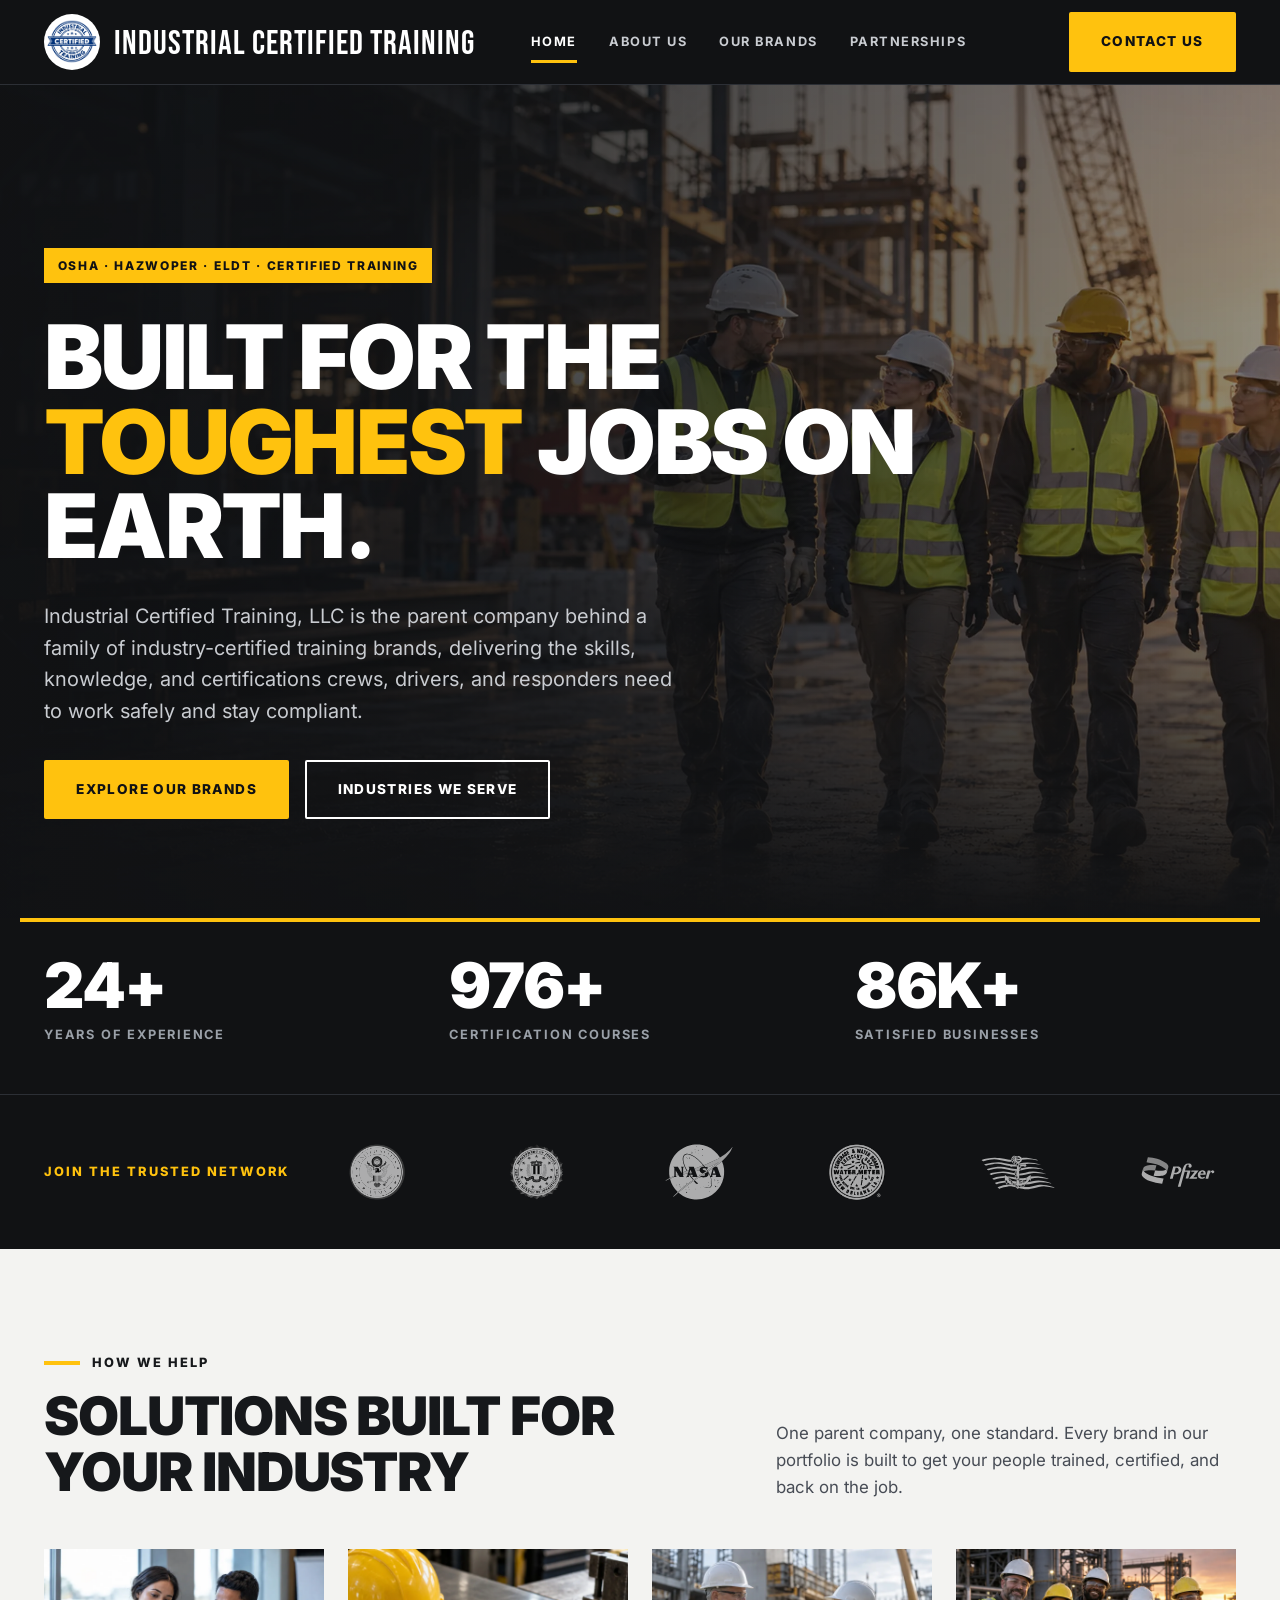
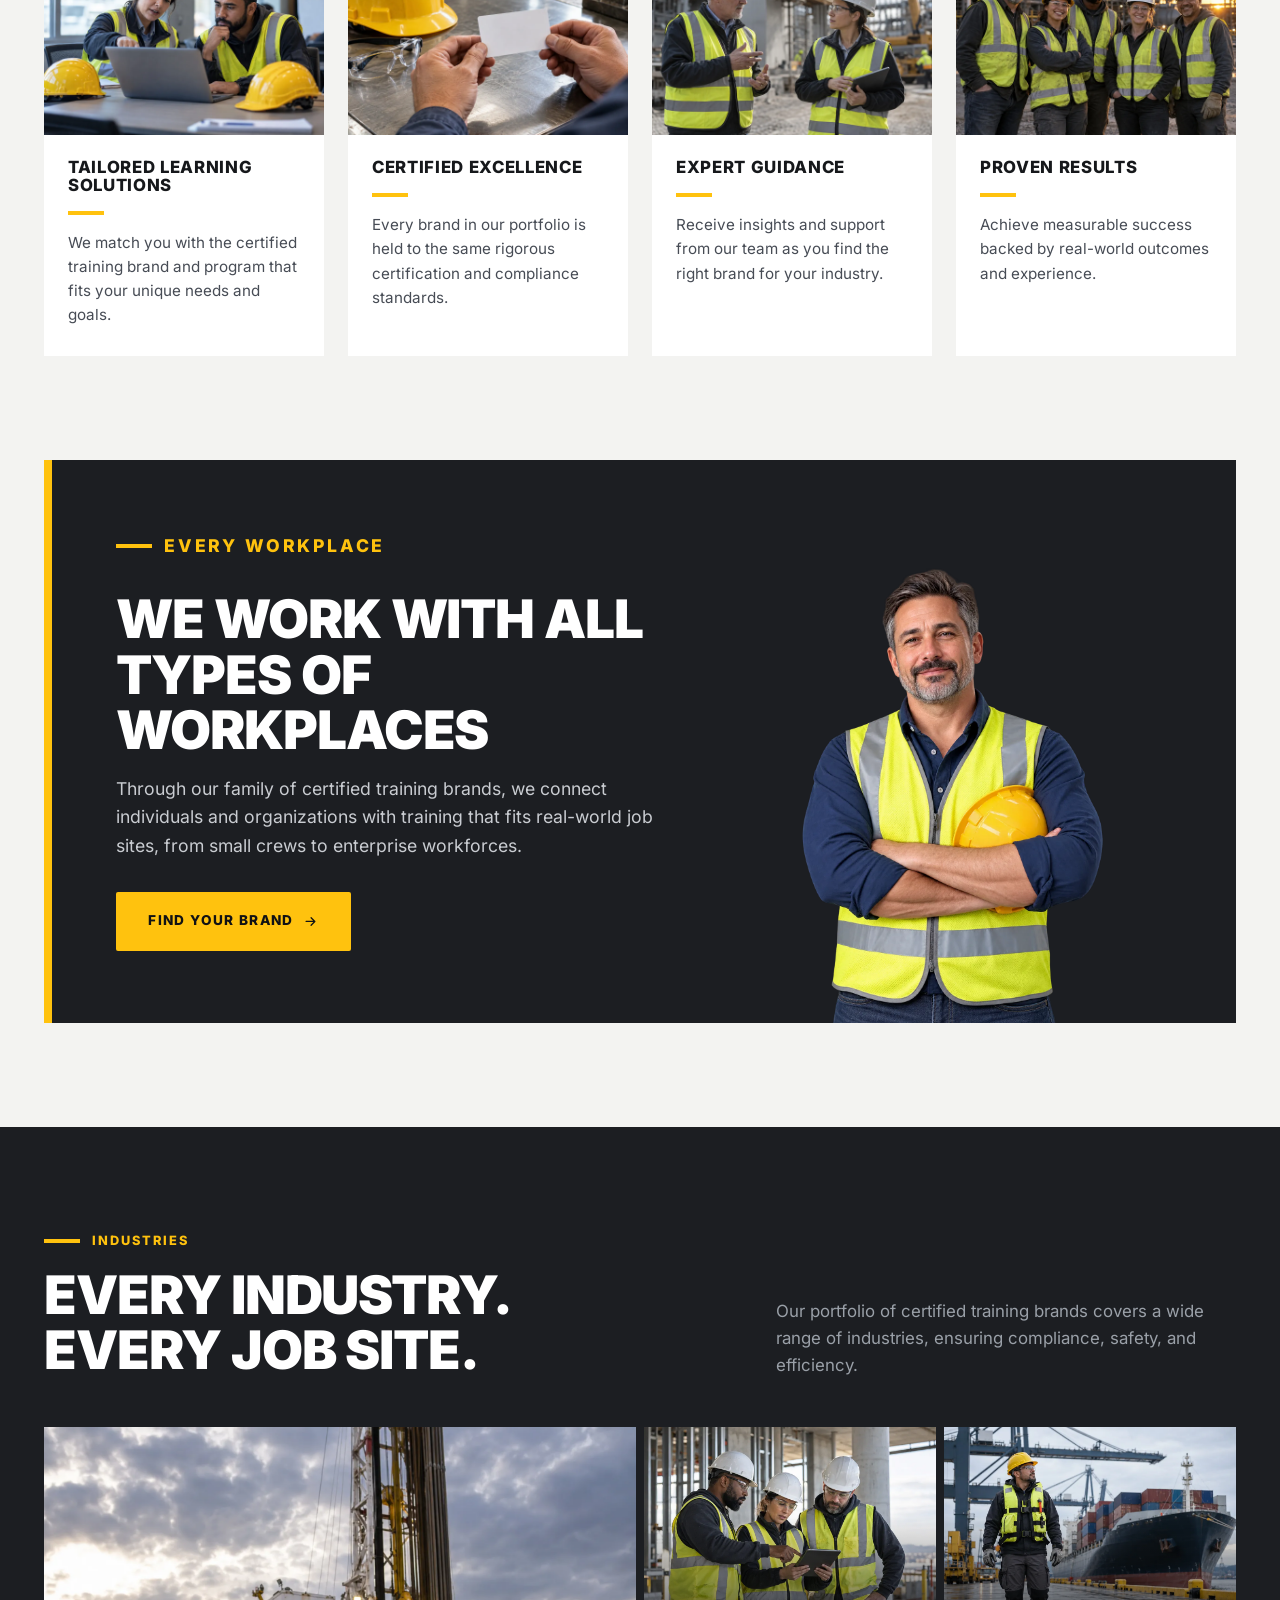
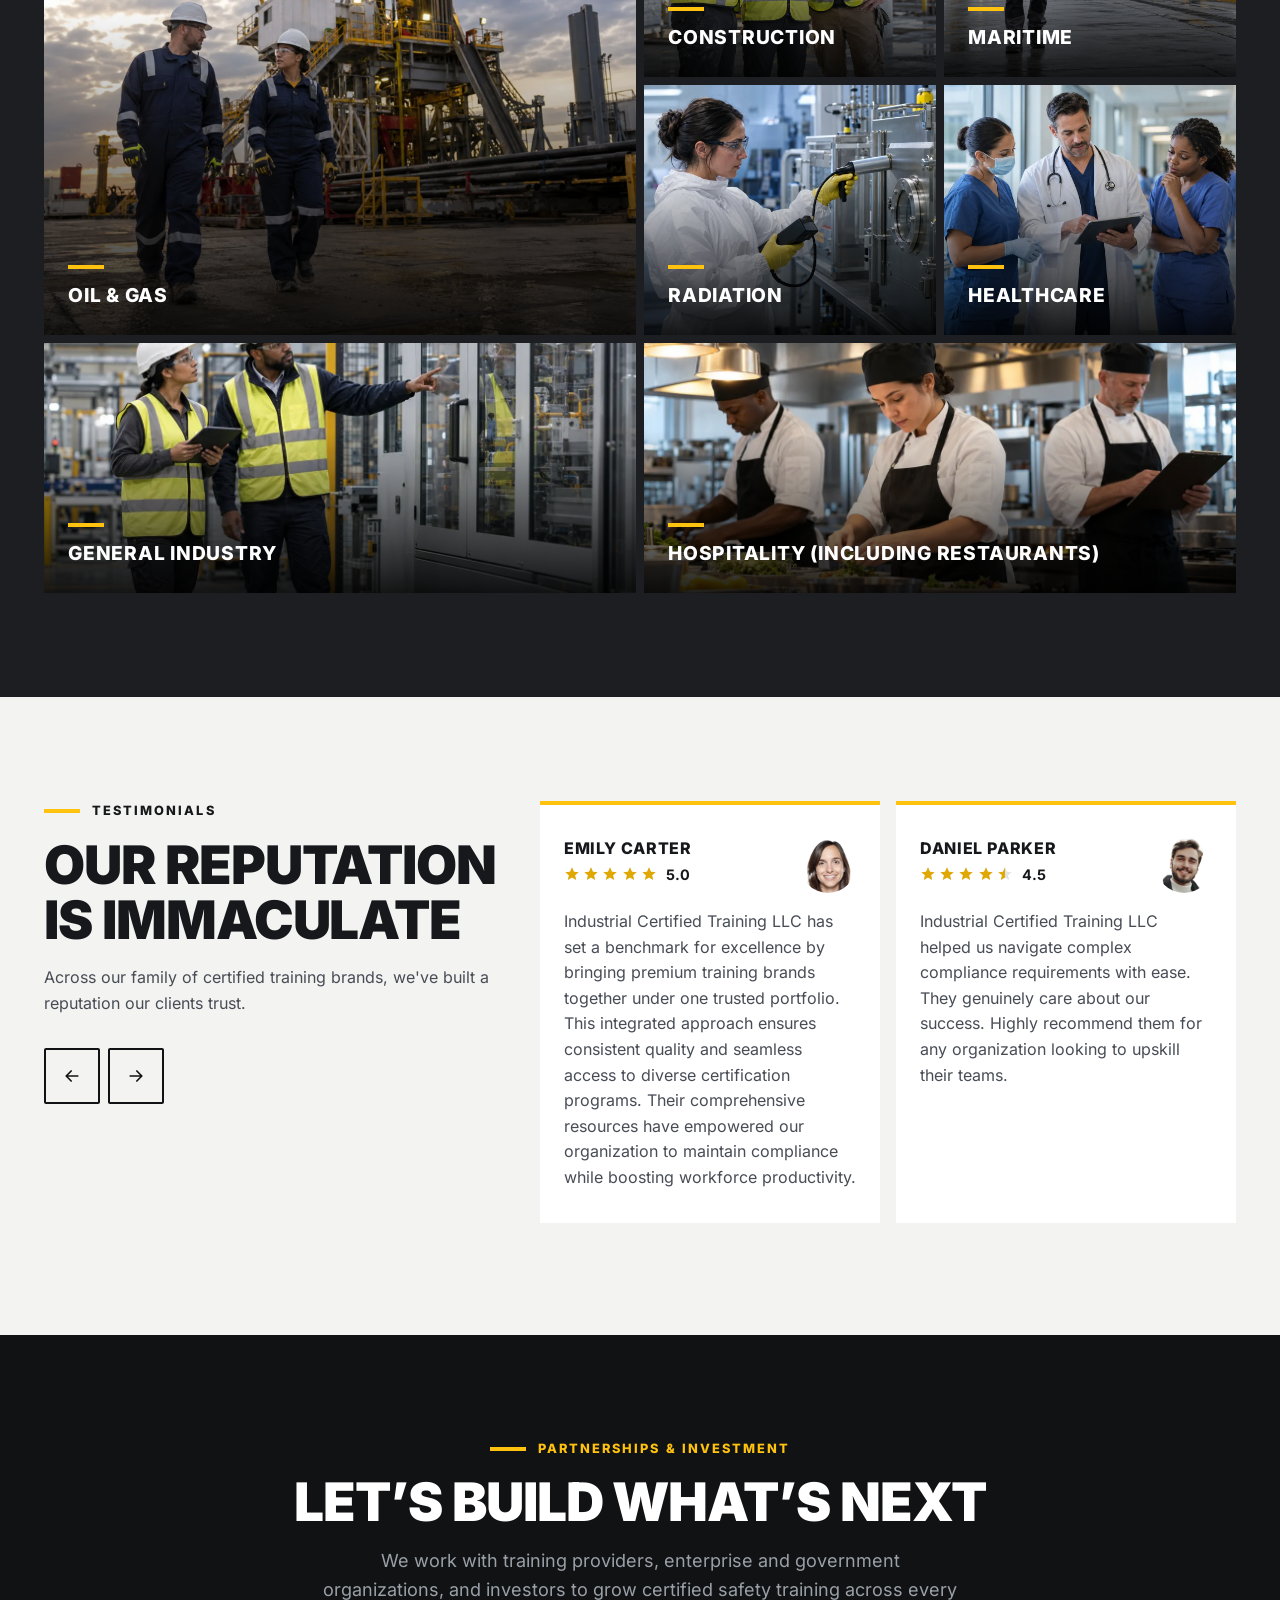
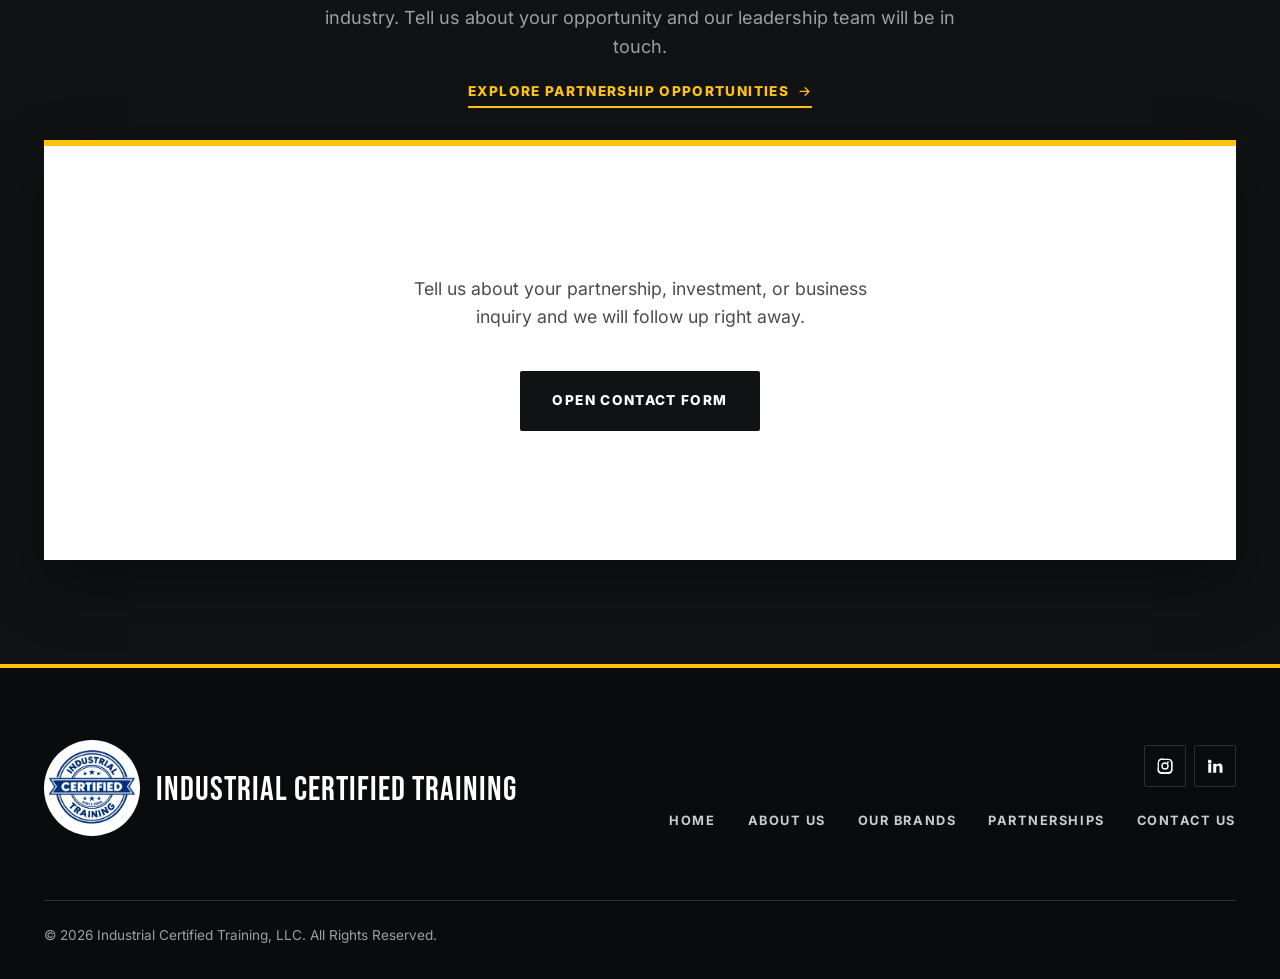
<file: index.html>
<!DOCTYPE html>
<html lang="en">
<head>
    <meta charset="UTF-8">
    <meta name="viewport" content="width=device-width, initial-scale=1.0">

    <!-- Google tag (gtag.js) -->
    <script async src="https://www.googletagmanager.com/gtag/js?id=G-7F2FLD8WXP"></script>
    <script>
      window.dataLayer = window.dataLayer || [];
      function gtag(){dataLayer.push(arguments);}
      gtag('js', new Date());
      gtag('config', 'G-7F2FLD8WXP');
    </script>
    <title>Industrial Certified Training | OSHA, HAZWOPER &amp; Safety Certifications</title>
    <meta name="description" content="Industrial Certified Training is the parent company behind a family of industry-certified safety and compliance training brands serving construction, maritime, healthcare, oil &amp; gas, and more.">
    <meta name="robots" content="index, follow">
    <link rel="canonical" href="https://www.ictraining.us/">

    <meta property="og:type" content="website">
    <meta property="og:site_name" content="Industrial Certified Training">
    <meta property="og:url" content="https://www.ictraining.us/">
    <meta property="og:title" content="Industrial Certified Training | OSHA, HAZWOPER &amp; Safety Certifications">
    <meta property="og:description" content="Industrial Certified Training is the parent company behind a family of industry-certified safety and compliance training brands serving construction, maritime, healthcare, oil &amp; gas, and more.">
    <meta property="og:image" content="https://www.ictraining.us/images/home/hero-home.webp">
    <meta property="og:locale" content="en_US">

    <link rel="icon" href="./images/home/footer-logo.webp" type="image/webp">
    <link rel="preload" href="fonts/inter-var.woff2" as="font" type="font/woff2" crossorigin>
    <link rel="preload" href="fonts/bebas-neue.woff2" as="font" type="font/woff2" crossorigin>
    <link rel="preload" href="images/home/hero-home.webp" as="image" fetchpriority="high">
    <link rel="stylesheet" href="css/style.css">
    <script type="application/ld+json">
    {
      "@context": "https://schema.org",
      "@graph": [
        {
          "@type": "Organization",
          "@id": "https://www.ictraining.us/#organization",
          "name": "Industrial Certified Training",
          "legalName": "Industrial Certified Training, LLC",
          "url": "https://www.ictraining.us/",
          "logo": "https://www.ictraining.us/images/home/footer-logo.webp",
          "description": "Industrial Certified Training, LLC is the parent company behind a family of industry-certified safety and compliance training brands, including HAZWOPER-OSHA, ELDT Training, and OSHA certification programs, serving construction, maritime, healthcare, oil & gas, and general industry.",
          "brand": [
            { "@type": "Brand", "name": "HAZWOPER-OSHA", "url": "https://hazwoper-osha.com" },
            { "@type": "Brand", "name": "ELDT Training", "url": "https://eldttraining.us" },
            { "@type": "Brand", "name": "OSHA Training", "url": "https://oshascorm.org" },
            { "@type": "Brand", "name": "AI Skills", "url": "https://ai-skills.work" },
            { "@type": "Brand", "name": "Data Center Training", "url": "https://datacentertraining.us" }
          ],
          "sameAs": [
            "https://www.instagram.com/industrial_certified_training/",
            "https://www.linkedin.com/company/industrial-certified-training/"
          ]
        },
        {
          "@type": "WebSite",
          "@id": "https://www.ictraining.us/#website",
          "url": "https://www.ictraining.us/",
          "name": "Industrial Certified Training",
          "publisher": { "@id": "https://www.ictraining.us/#organization" }
        },
        {
          "@type": "BreadcrumbList",
          "@id": "https://www.ictraining.us/#breadcrumb",
          "itemListElement": [
            { "@type": "ListItem", "position": 1, "name": "Home", "item": "https://www.ictraining.us/" }
          ]
        }
      ]
    }
    </script>
</head>
<body>
    <a class="skip-link" href="#main">Skip to content</a>

    <svg aria-hidden="true" style="position:absolute;width:0;height:0;overflow:hidden" focusable="false">
        <symbol id="icon-menu" viewBox="0 0 24 24"><path d="M3 6h18M3 12h18M3 18h18" stroke="currentColor" stroke-width="2" stroke-linecap="round"/></symbol>
        <symbol id="icon-close" viewBox="0 0 24 24"><path d="M6 6l12 12M18 6L6 18" stroke="currentColor" stroke-width="2" stroke-linecap="round"/></symbol>
        <symbol id="icon-arrow-left" viewBox="0 0 24 24"><path d="M19 12H5M11 6l-6 6 6 6" stroke="currentColor" stroke-width="2" stroke-linecap="round" stroke-linejoin="round" fill="none"/></symbol>
        <symbol id="icon-arrow-right" viewBox="0 0 24 24"><path d="M5 12h14M13 6l6 6-6 6" stroke="currentColor" stroke-width="2" stroke-linecap="round" stroke-linejoin="round" fill="none"/></symbol>
        <symbol id="icon-star" viewBox="0 0 24 24"><path d="M12 2l2.9 6.6 7.1.6-5.4 4.7 1.6 7-6.2-3.8L5.8 21l1.6-7L2 9.2l7.1-.6L12 2z" fill="currentColor"/></symbol>
        <symbol id="icon-check" viewBox="0 0 24 24"><path d="M4 12.5l5 5L20 7" stroke="currentColor" stroke-width="2.2" stroke-linecap="round" stroke-linejoin="round" fill="none"/></symbol>
        <symbol id="icon-shield" viewBox="0 0 24 24"><path d="M12 3l7 3v5.5c0 4.6-3 8.2-7 9.5-4-1.3-7-4.9-7-9.5V6l7-3z" stroke="currentColor" stroke-width="1.8" stroke-linejoin="round" fill="none"/><path d="M9 12l2.2 2.2L15.5 9.5" stroke="currentColor" stroke-width="1.8" stroke-linecap="round" stroke-linejoin="round" fill="none"/></symbol>
        <symbol id="icon-external" viewBox="0 0 24 24"><path d="M14 5h5v5M19 5l-9 9M8 5H5v14h14v-3" stroke="currentColor" stroke-width="1.8" stroke-linecap="round" stroke-linejoin="round" fill="none"/></symbol>
        <symbol id="icon-linkedin" viewBox="0 0 24 24"><path fill="currentColor" d="M4.98 3.5a2.5 2.5 0 1 1-.02 5 2.5 2.5 0 0 1 .02-5zM3 9h4v12H3V9zm7 0h3.8v1.7h.05c.53-1 1.83-2.05 3.77-2.05C21.4 8.65 22 11 22 14.1V21h-4v-6.1c0-1.45-.03-3.32-2.02-3.32-2.03 0-2.34 1.58-2.34 3.22V21h-4V9z"/></symbol>
        <symbol id="icon-instagram" viewBox="0 0 24 24"><path fill="currentColor" d="M12 2.2c2.7 0 3 .01 4.12.06 1.11.05 1.87.23 2.53.48.7.27 1.29.63 1.87 1.21.58.58.94 1.17 1.21 1.87.25.66.43 1.42.48 2.53.05 1.12.06 1.42.06 4.12s-.01 3-.06 4.12c-.05 1.11-.23 1.87-.48 2.53-.27.7-.63 1.29-1.21 1.87-.58.58-1.17.94-1.87 1.21-.66.25-1.42.43-2.53.48-1.12.05-1.42.06-4.12.06s-3-.01-4.12-.06c-1.11-.05-1.87-.23-2.53-.48-.7-.27-1.29-.63-1.87-1.21-.58-.58-.94-1.17-1.21-1.87-.25-.66-.43-1.42-.48-2.53C2.21 15 2.2 14.7 2.2 12s.01-3 .06-4.12c.05-1.11.23-1.87.48-2.53.27-.7.63-1.29 1.21-1.87.58-.58 1.17-.94 1.87-1.21.66-.25 1.42-.43 2.53-.48C9 2.21 9.3 2.2 12 2.2zm0 1.8c-2.65 0-2.96.01-4.01.06-.96.04-1.48.2-1.83.34-.46.18-.79.39-1.13.74-.35.34-.56.67-.74 1.13-.14.35-.3.87-.34 1.83-.05 1.05-.06 1.36-.06 4.01s.01 2.96.06 4.01c.04.96.2 1.48.34 1.83.18.46.39.79.74 1.13.34.35.67.56 1.13.74.35.14.87.3 1.83.34 1.05.05 1.36.06 4.01.06s2.96-.01 4.01-.06c.96-.04 1.48-.2 1.83-.34.46-.18.79-.39 1.13-.74.35-.34.56-.67.74-1.13.14-.35.3-.87.34-1.83.05-1.05.06-1.36.06-4.01s-.01-2.96-.06-4.01c-.04-.96-.2-1.48-.34-1.83a3.03 3.03 0 0 0-.74-1.13 3.03 3.03 0 0 0-1.13-.74c-.35-.14-.87-.3-1.83-.34-1.05-.05-1.36-.06-4.01-.06zm0 3.06a4.94 4.94 0 1 1 0 9.88 4.94 4.94 0 0 1 0-9.88zm0 1.8a3.14 3.14 0 1 0 0 6.28 3.14 3.14 0 0 0 0-6.28zm5.13-1.99a1.15 1.15 0 1 1-2.3 0 1.15 1.15 0 0 1 2.3 0z"/></symbol>
    </svg>

    <header class="site-header">
        <div class="container nav">
            <a class="nav-brand" href="./" aria-label="Industrial Certified Training home">
                <img src="images/home/footer-logo.webp" alt="Industrial Certified Training" width="900" height="834">
                <span class="nav-brand__text">Industrial Certified Training</span>
            </a>
            <button class="nav-toggle" type="button" aria-controls="navbarNav" aria-expanded="false" aria-label="Toggle navigation menu">
                <svg class="icon icon-menu" aria-hidden="true"><use href="#icon-menu"></use></svg>
                <svg class="icon icon-close" aria-hidden="true"><use href="#icon-close"></use></svg>
            </button>
            <nav class="nav-links" id="navbarNav" aria-label="Primary">
                <a href="./" aria-current="page">Home</a>
                <a href="./about-us.html">About Us</a>
                <a href="./our-brands.html">Our Brands</a>
                <a href="./partnerships.html">Partnerships</a>
                <a href="#typeform-section" class="btn btn-primary nav-cta--mobile">Contact Us</a>
            </nav>
            <a href="#typeform-section" class="btn btn-primary nav-cta">Contact Us</a>
        </div>
    </header>

    <main id="main">
        <section class="hero">
            <div class="hero__bg">
                <img src="images/home/hero-home.webp" alt="" width="2400" height="1350" fetchpriority="high">
            </div>
            <div class="container">
                <div class="hero__content">
                    <span class="hero__tag">OSHA &middot; HAZWOPER &middot; ELDT &middot; Certified Training</span>
                    <h1>Built for the <span>toughest</span> jobs on earth.</h1>
                    <p>Industrial Certified Training, LLC is the parent company behind a family of industry-certified training brands, delivering the skills, knowledge, and certifications crews, drivers, and responders need to work safely and stay compliant.</p>
                    <div class="hero__actions">
                        <a href="./our-brands.html" class="btn btn-primary">Explore Our Brands</a>
                        <a href="#industries" class="btn btn-outline">Industries We Serve</a>
                    </div>
                </div>
            </div>
        </section>

        <section class="stats" aria-label="Company highlights">
            <div class="container stats__grid">
                <div>
                    <div class="stats__number"><span class="counter" data-target="25">0</span>+</div>
                    <p class="stats__label">Years of Experience</p>
                </div>
                <div>
                    <div class="stats__number"><span class="counter" data-target="1000">0</span>+</div>
                    <p class="stats__label">Certification Courses</p>
                </div>
                <div>
                    <div class="stats__number"><span class="counter" data-target="89">0</span>K+</div>
                    <p class="stats__label">Satisfied Businesses</p>
                </div>
            </div>
        </section>

        <section class="trusted">
            <div class="container trusted__inner">
                <h2 class="trusted__title">Join the Trusted Network</h2>
                <div class="trusted__grid">
                    <img src="images/home/us-army-logo.webp" alt="U.S. Army" width="400" height="200" loading="lazy">
                    <img src="images/home/fbi-logo.webp" alt="Federal Bureau of Investigation" width="400" height="200" loading="lazy">
                    <img src="images/home/nasa-logo.svg" alt="NASA" width="196" height="98" loading="lazy">
                    <img src="images/home/water-meter.webp" alt="Water Meter Industries" width="400" height="200" loading="lazy">
                    <img src="images/home/us-sailors-logo.svg" alt="U.S. Navy Sailors" width="196" height="98" loading="lazy">
                    <img src="images/home/pfizer-logo.svg" alt="Pfizer" width="196" height="98" loading="lazy">
                </div>
            </div>
        </section>

        <section class="section section--alt services-we-offer">
            <div class="container">
                <div class="section-head">
                    <div>
                        <p class="section-eyebrow">How we help</p>
                        <h2>Solutions built for your industry</h2>
                    </div>
                    <p>One parent company, one standard. Every brand in our portfolio is built to get your people trained, certified, and back on the job.</p>
                </div>
                <div class="services__grid">
                    <article class="service-card">
                        <img src="./images/home/tailored-learning-solution-img.webp" alt="" width="1200" height="800" loading="lazy">
                        <div class="service-card__body">
                            <h3 class="service-card__title">Tailored Learning Solutions</h3>
                            <hr class="service-card__rule">
                            <p class="service-card__text">We match you with the certified training brand and program that fits your unique needs and goals.</p>
                        </div>
                    </article>
                    <article class="service-card">
                        <img src="./images/home/certified-excellence-img.webp" alt="" width="1200" height="800" loading="lazy">
                        <div class="service-card__body">
                            <h3 class="service-card__title">Certified Excellence</h3>
                            <hr class="service-card__rule">
                            <p class="service-card__text">Every brand in our portfolio is held to the same rigorous certification and compliance standards.</p>
                        </div>
                    </article>
                    <article class="service-card">
                        <img src="./images/home/expert-guidance-img.webp" alt="" width="1200" height="800" loading="lazy">
                        <div class="service-card__body">
                            <h3 class="service-card__title">Expert Guidance</h3>
                            <hr class="service-card__rule">
                            <p class="service-card__text">Receive insights and support from our team as you find the right brand for your industry.</p>
                        </div>
                    </article>
                    <article class="service-card">
                        <img src="./images/home/proven-results.webp" alt="" width="1200" height="800" loading="lazy">
                        <div class="service-card__body">
                            <h3 class="service-card__title">Proven Results</h3>
                            <hr class="service-card__rule">
                            <p class="service-card__text">Achieve measurable success backed by real-world outcomes and experience.</p>
                        </div>
                    </article>
                </div>
            </div>
        </section>

        <section class="section section--alt section--flush-top">
            <div class="container">
                <div class="work-with">
                    <div class="work-with__grid">
                        <div>
                            <p class="section-eyebrow">Every workplace</p>
                            <h2>We work with all types of workplaces</h2>
                            <p>Through our family of certified training brands, we connect individuals and organizations with training that fits real-world job sites, from small crews to enterprise workforces.</p>
                            <a href="./our-brands.html" class="btn btn-primary">Find Your Brand <svg class="icon" aria-hidden="true"><use href="#icon-arrow-right"></use></svg></a>
                        </div>
                        <div class="work-with__media">
                            <img src="./images/home/we-work-with-man-img.webp" alt="Worker equipped for industrial safety compliance" width="1000" height="1400" loading="lazy">
                        </div>
                    </div>
                </div>
            </div>
        </section>

        <section class="section section--char industries" id="industries">
            <div class="container">
                <div class="section-head">
                    <div>
                        <p class="section-eyebrow">Industries</p>
                        <h2>Every industry.<br>Every job site.</h2>
                    </div>
                    <p>Our portfolio of certified training brands covers a wide range of industries, ensuring compliance, safety, and efficiency.</p>
                </div>
                <div class="industries__grid">
                    <div class="industry-card">
                        <img src="images/home/ct-oil-and-gas.webp" alt="Oil and gas industry training" width="1600" height="1350" loading="lazy">
                        <p class="industry-card__label">Oil &amp; Gas</p>
                        <div class="industry-card__overlay"><strong>Oil &amp; Gas</strong><p>Power safe operations with industry-specific oil and gas safety training.</p></div>
                    </div>
                    <div class="industry-card">
                        <img src="./images/home/ct-construction.webp" alt="Construction industry training" width="1200" height="900" loading="lazy">
                        <p class="industry-card__label">Construction</p>
                        <div class="industry-card__overlay"><strong>Construction</strong><p>Build safer worksites with comprehensive safety and compliance training.</p></div>
                    </div>
                    <div class="industry-card">
                        <img src="images/home/ct-maritime.webp" alt="Maritime industry training" width="1200" height="900" loading="lazy">
                        <p class="industry-card__label">Maritime</p>
                        <div class="industry-card__overlay"><strong>Maritime</strong><p>Navigate safety at sea with specialized maritime industry training.</p></div>
                    </div>
                    <div class="industry-card">
                        <img src="images/home/ct-radiation.webp" alt="Radiation safety training" width="1200" height="900" loading="lazy">
                        <p class="industry-card__label">Radiation</p>
                        <div class="industry-card__overlay"><strong>Radiation</strong><p>Ensure radiation safety with expert-led certification courses.</p></div>
                    </div>
                    <div class="industry-card">
                        <img src="images/home/ct-heathcare.webp" alt="Healthcare industry training" width="1200" height="900" loading="lazy">
                        <p class="industry-card__label">Healthcare</p>
                        <div class="industry-card__overlay"><strong>Healthcare</strong><p>Prioritize patient and worker safety through tailored healthcare training programs.</p></div>
                    </div>
                    <div class="industry-card">
                        <img src="images/home/ct-general-industry.webp" alt="General industry training" width="1200" height="900" loading="lazy">
                        <p class="industry-card__label">General Industry</p>
                        <div class="industry-card__overlay"><strong>General Industry</strong><p>Strengthen workplace safety across diverse industries with essential training.</p></div>
                    </div>
                    <div class="industry-card">
                        <img src="images/home/ct-hospitality.webp" alt="Hospitality industry training" width="1200" height="900" loading="lazy">
                        <p class="industry-card__label">Hospitality (Including Restaurants)</p>
                        <div class="industry-card__overlay"><strong>Hospitality</strong><p>Elevate guest experiences by ensuring staff safety and compliance in hospitality.</p></div>
                    </div>
                </div>
            </div>
        </section>

        <section class="section section--alt">
            <div class="container testimonials__layout" data-carousel>
                <div class="testimonials__intro">
                    <p class="section-eyebrow">Testimonials</p>
                    <h2>Our Reputation is Immaculate</h2>
                    <p>Across our family of certified training brands, we've built a reputation our clients trust.</p>
                    <div class="testimonials__nav">
                        <button type="button" class="carousel-btn" data-carousel-prev aria-label="Previous testimonial"><svg class="icon" aria-hidden="true"><use href="#icon-arrow-left"></use></svg></button>
                        <button type="button" class="carousel-btn" data-carousel-next aria-label="Next testimonial"><svg class="icon" aria-hidden="true"><use href="#icon-arrow-right"></use></svg></button>
                    </div>
                </div>
                <div>
                    <ul class="testimonial-track" data-carousel-track>
                        <li class="testimonial-card">
                            <div class="testimonial-card__head">
                                <div>
                                    <h3 class="testimonial-card__name">Emily Carter</h3>
                                    <span class="rating">
                                        <span class="rating-star"><svg class="icon" aria-hidden="true"><use href="#icon-star"></use></svg><span class="star-fg"><svg class="icon" aria-hidden="true"><use href="#icon-star"></use></svg></span></span>
                                        <span class="rating-star"><svg class="icon" aria-hidden="true"><use href="#icon-star"></use></svg><span class="star-fg"><svg class="icon" aria-hidden="true"><use href="#icon-star"></use></svg></span></span>
                                        <span class="rating-star"><svg class="icon" aria-hidden="true"><use href="#icon-star"></use></svg><span class="star-fg"><svg class="icon" aria-hidden="true"><use href="#icon-star"></use></svg></span></span>
                                        <span class="rating-star"><svg class="icon" aria-hidden="true"><use href="#icon-star"></use></svg><span class="star-fg"><svg class="icon" aria-hidden="true"><use href="#icon-star"></use></svg></span></span>
                                        <span class="rating-star"><svg class="icon" aria-hidden="true"><use href="#icon-star"></use></svg><span class="star-fg"><svg class="icon" aria-hidden="true"><use href="#icon-star"></use></svg></span></span>
                                        <span class="rating-score">5.0</span>
                                    </span>
                                </div>
                                <div class="testimonial-avatar"><img src="./images/home/emily-carter.webp" alt="" width="160" height="160" loading="lazy"></div>
                            </div>
                            <p>Industrial Certified Training LLC has set a benchmark for excellence by bringing premium training brands together under one trusted portfolio. This integrated approach ensures consistent quality and seamless access to diverse certification programs. Their comprehensive resources have empowered our organization to maintain compliance while boosting workforce productivity.</p>
                        </li>
                        <li class="testimonial-card">
                            <div class="testimonial-card__head">
                                <div>
                                    <h3 class="testimonial-card__name">Daniel Parker</h3>
                                    <span class="rating">
                                        <span class="rating-star"><svg class="icon" aria-hidden="true"><use href="#icon-star"></use></svg><span class="star-fg"><svg class="icon" aria-hidden="true"><use href="#icon-star"></use></svg></span></span>
                                        <span class="rating-star"><svg class="icon" aria-hidden="true"><use href="#icon-star"></use></svg><span class="star-fg"><svg class="icon" aria-hidden="true"><use href="#icon-star"></use></svg></span></span>
                                        <span class="rating-star"><svg class="icon" aria-hidden="true"><use href="#icon-star"></use></svg><span class="star-fg"><svg class="icon" aria-hidden="true"><use href="#icon-star"></use></svg></span></span>
                                        <span class="rating-star"><svg class="icon" aria-hidden="true"><use href="#icon-star"></use></svg><span class="star-fg"><svg class="icon" aria-hidden="true"><use href="#icon-star"></use></svg></span></span>
                                        <span class="rating-star half"><svg class="icon" aria-hidden="true"><use href="#icon-star"></use></svg><span class="star-fg"><svg class="icon" aria-hidden="true"><use href="#icon-star"></use></svg></span></span>
                                        <span class="rating-score">4.5</span>
                                    </span>
                                </div>
                                <div class="testimonial-avatar"><img src="./images/home/daniel-parker.webp" alt="" width="160" height="160" loading="lazy"></div>
                            </div>
                            <p>Industrial Certified Training LLC helped us navigate complex compliance requirements with ease. They genuinely care about our success. Highly recommend them for any organization looking to upskill their teams.</p>
                        </li>
                        <li class="testimonial-card">
                            <div class="testimonial-card__head">
                                <div>
                                    <h3 class="testimonial-card__name">Brandon Scott</h3>
                                    <span class="rating">
                                        <span class="rating-star"><svg class="icon" aria-hidden="true"><use href="#icon-star"></use></svg><span class="star-fg"><svg class="icon" aria-hidden="true"><use href="#icon-star"></use></svg></span></span>
                                        <span class="rating-star"><svg class="icon" aria-hidden="true"><use href="#icon-star"></use></svg><span class="star-fg"><svg class="icon" aria-hidden="true"><use href="#icon-star"></use></svg></span></span>
                                        <span class="rating-star"><svg class="icon" aria-hidden="true"><use href="#icon-star"></use></svg><span class="star-fg"><svg class="icon" aria-hidden="true"><use href="#icon-star"></use></svg></span></span>
                                        <span class="rating-star"><svg class="icon" aria-hidden="true"><use href="#icon-star"></use></svg><span class="star-fg"><svg class="icon" aria-hidden="true"><use href="#icon-star"></use></svg></span></span>
                                        <span class="rating-star half"><svg class="icon" aria-hidden="true"><use href="#icon-star"></use></svg><span class="star-fg"><svg class="icon" aria-hidden="true"><use href="#icon-star"></use></svg></span></span>
                                        <span class="rating-score">4.5</span>
                                    </span>
                                </div>
                                <div class="testimonial-avatar"><img src="./images/home/brandon-scott.webp" alt="" width="160" height="160" loading="lazy"></div>
                            </div>
                            <p>Managing regulatory and safety trainings used to be overwhelming, but Industrial Certified Training LLC made it simple by connecting us with the right certified programs. Employees find the courses engaging, and we've seen noticeable improvements in workplace safety and compliance tracking. It's been an incredible investment.</p>
                        </li>
                        <li class="testimonial-card">
                            <div class="testimonial-card__head">
                                <div>
                                    <h3 class="testimonial-card__name">Sarah Thompson</h3>
                                    <span class="rating">
                                        <span class="rating-star"><svg class="icon" aria-hidden="true"><use href="#icon-star"></use></svg><span class="star-fg"><svg class="icon" aria-hidden="true"><use href="#icon-star"></use></svg></span></span>
                                        <span class="rating-star"><svg class="icon" aria-hidden="true"><use href="#icon-star"></use></svg><span class="star-fg"><svg class="icon" aria-hidden="true"><use href="#icon-star"></use></svg></span></span>
                                        <span class="rating-star"><svg class="icon" aria-hidden="true"><use href="#icon-star"></use></svg><span class="star-fg"><svg class="icon" aria-hidden="true"><use href="#icon-star"></use></svg></span></span>
                                        <span class="rating-star"><svg class="icon" aria-hidden="true"><use href="#icon-star"></use></svg><span class="star-fg"><svg class="icon" aria-hidden="true"><use href="#icon-star"></use></svg></span></span>
                                        <span class="rating-star"><svg class="icon" aria-hidden="true"><use href="#icon-star"></use></svg><span class="star-fg"><svg class="icon" aria-hidden="true"><use href="#icon-star"></use></svg></span></span>
                                        <span class="rating-score">5.0</span>
                                    </span>
                                </div>
                                <div class="testimonial-avatar"><img src="./images/home/sarah-thompson.webp" alt="" width="160" height="160" loading="lazy"></div>
                            </div>
                            <p>From onboarding to final certification, the process was smooth and well organized. Our supervisors particularly appreciated how the courses translated directly into safer day-to-day practices on site.</p>
                        </li>
                        <li class="testimonial-card">
                            <div class="testimonial-card__head">
                                <div>
                                    <h3 class="testimonial-card__name">Marcus Reilly</h3>
                                    <span class="rating">
                                        <span class="rating-star"><svg class="icon" aria-hidden="true"><use href="#icon-star"></use></svg><span class="star-fg"><svg class="icon" aria-hidden="true"><use href="#icon-star"></use></svg></span></span>
                                        <span class="rating-star"><svg class="icon" aria-hidden="true"><use href="#icon-star"></use></svg><span class="star-fg"><svg class="icon" aria-hidden="true"><use href="#icon-star"></use></svg></span></span>
                                        <span class="rating-star"><svg class="icon" aria-hidden="true"><use href="#icon-star"></use></svg><span class="star-fg"><svg class="icon" aria-hidden="true"><use href="#icon-star"></use></svg></span></span>
                                        <span class="rating-star"><svg class="icon" aria-hidden="true"><use href="#icon-star"></use></svg><span class="star-fg"><svg class="icon" aria-hidden="true"><use href="#icon-star"></use></svg></span></span>
                                        <span class="rating-star half"><svg class="icon" aria-hidden="true"><use href="#icon-star"></use></svg><span class="star-fg"><svg class="icon" aria-hidden="true"><use href="#icon-star"></use></svg></span></span>
                                        <span class="rating-score">4.5</span>
                                    </span>
                                </div>
                                <div class="testimonial-avatar"><img src="./images/home/marcus-reilly.webp" alt="" width="160" height="160" loading="lazy"></div>
                            </div>
                            <p>Industrial Certified Training LLC made it easy to keep our certifications current across multiple job sites. Their support team is responsive and genuinely knowledgeable about the regulations we have to meet.</p>
                        </li>
                        <li class="testimonial-card">
                            <div class="testimonial-card__head">
                                <div>
                                    <h3 class="testimonial-card__name">Priya Nair</h3>
                                    <span class="rating">
                                        <span class="rating-star"><svg class="icon" aria-hidden="true"><use href="#icon-star"></use></svg><span class="star-fg"><svg class="icon" aria-hidden="true"><use href="#icon-star"></use></svg></span></span>
                                        <span class="rating-star"><svg class="icon" aria-hidden="true"><use href="#icon-star"></use></svg><span class="star-fg"><svg class="icon" aria-hidden="true"><use href="#icon-star"></use></svg></span></span>
                                        <span class="rating-star"><svg class="icon" aria-hidden="true"><use href="#icon-star"></use></svg><span class="star-fg"><svg class="icon" aria-hidden="true"><use href="#icon-star"></use></svg></span></span>
                                        <span class="rating-star"><svg class="icon" aria-hidden="true"><use href="#icon-star"></use></svg><span class="star-fg"><svg class="icon" aria-hidden="true"><use href="#icon-star"></use></svg></span></span>
                                        <span class="rating-star"><svg class="icon" aria-hidden="true"><use href="#icon-star"></use></svg><span class="star-fg"><svg class="icon" aria-hidden="true"><use href="#icon-star"></use></svg></span></span>
                                        <span class="rating-score">5.0</span>
                                    </span>
                                </div>
                                <div class="testimonial-avatar"><img src="./images/home/priya-nair.webp" alt="" width="160" height="160" loading="lazy"></div>
                            </div>
                            <p>We rolled out training through their network of certified brands across three regional teams and the consistency was excellent. Reporting and completion tracking made our compliance audits far less stressful this year.</p>
                        </li>
                        <li class="testimonial-card">
                            <div class="testimonial-card__head">
                                <div>
                                    <h3 class="testimonial-card__name">James Whitfield</h3>
                                    <span class="rating">
                                        <span class="rating-star"><svg class="icon" aria-hidden="true"><use href="#icon-star"></use></svg><span class="star-fg"><svg class="icon" aria-hidden="true"><use href="#icon-star"></use></svg></span></span>
                                        <span class="rating-star"><svg class="icon" aria-hidden="true"><use href="#icon-star"></use></svg><span class="star-fg"><svg class="icon" aria-hidden="true"><use href="#icon-star"></use></svg></span></span>
                                        <span class="rating-star"><svg class="icon" aria-hidden="true"><use href="#icon-star"></use></svg><span class="star-fg"><svg class="icon" aria-hidden="true"><use href="#icon-star"></use></svg></span></span>
                                        <span class="rating-star"><svg class="icon" aria-hidden="true"><use href="#icon-star"></use></svg><span class="star-fg"><svg class="icon" aria-hidden="true"><use href="#icon-star"></use></svg></span></span>
                                        <span class="rating-star half"><svg class="icon" aria-hidden="true"><use href="#icon-star"></use></svg><span class="star-fg"><svg class="icon" aria-hidden="true"><use href="#icon-star"></use></svg></span></span>
                                        <span class="rating-score">4.5</span>
                                    </span>
                                </div>
                                <div class="testimonial-avatar"><img src="./images/home/james-whitfield.webp" alt="" width="160" height="160" loading="lazy"></div>
                            </div>
                            <p>Solid, practical training that our crews actually pay attention to. Industrial Certified Training LLC connected us with programs that struck the right balance between depth and keeping sessions short enough to fit our schedules.</p>
                        </li>
                    </ul>
                </div>
            </div>
        </section>

        <section class="section contact-cta" id="typeform-section">
            <div class="container">
                <p class="section-eyebrow text-center">Partnerships &amp; Investment</p>
                <h2 class="text-center">Let&rsquo;s Build What&rsquo;s Next</h2>
                <p class="text-center lead max-w-prose mx-auto">We work with training providers, enterprise and government organizations, and investors to grow certified safety training across every industry. Tell us about your opportunity and our leadership team will be in touch.</p>
                <p class="text-center"><a class="text-link" href="./partnerships.html">Explore partnership opportunities <svg class="icon" aria-hidden="true"><use href="#icon-arrow-right"></use></svg></a></p>
                <div class="contact-cta__panel">
                    <div class="tf-placeholder" data-tf-placeholder>
                        <p class="contact-cta__loading">Tell us about your partnership, investment, or business inquiry and we will follow up right away.</p>
                        <button type="button" class="btn btn-primary" data-tf-trigger="01JFSV156N80ZSB11TZV2MEFP5">Open Contact Form</button>
                    </div>
                </div>
            </div>
        </section>
    </main>

    <footer class="site-footer">
        <div class="container footer-grid">
            <div class="footer-brand">
                <img src="./images/home/footer-logo.webp" alt="" width="900" height="834" loading="lazy">
                <span class="footer-brand__text">Industrial Certified Training</span>
            </div>
            <div class="footer-content">
                <div class="footer-top">
                    <div class="social-icons">
                        <a href="https://www.instagram.com/industrial_certified_training/" class="social-icon" aria-label="Industrial Certified Training on Instagram"><svg class="icon" aria-hidden="true"><use href="#icon-instagram"></use></svg></a>
                        <a href="https://www.linkedin.com/company/industrial-certified-training/" class="social-icon" aria-label="Industrial Certified Training on LinkedIn"><svg class="icon" aria-hidden="true"><use href="#icon-linkedin"></use></svg></a>
                    </div>
                </div>
                <nav class="footer-links" aria-label="Footer">
                    <a href="./">Home</a>
                    <a href="./about-us.html">About Us</a>
                    <a href="./our-brands.html">Our Brands</a>
                    <a href="./partnerships.html">Partnerships</a>
                    <a href="./contact-us.html">Contact Us</a>
                </nav>
            </div>
            <p class="footer-bottom">&copy; <span id="current_year"></span> Industrial Certified Training, LLC. All Rights Reserved.</p>
        </div>
    </footer>

    <script src="./js/main.js" defer></script>
</body>
</html>
</file>
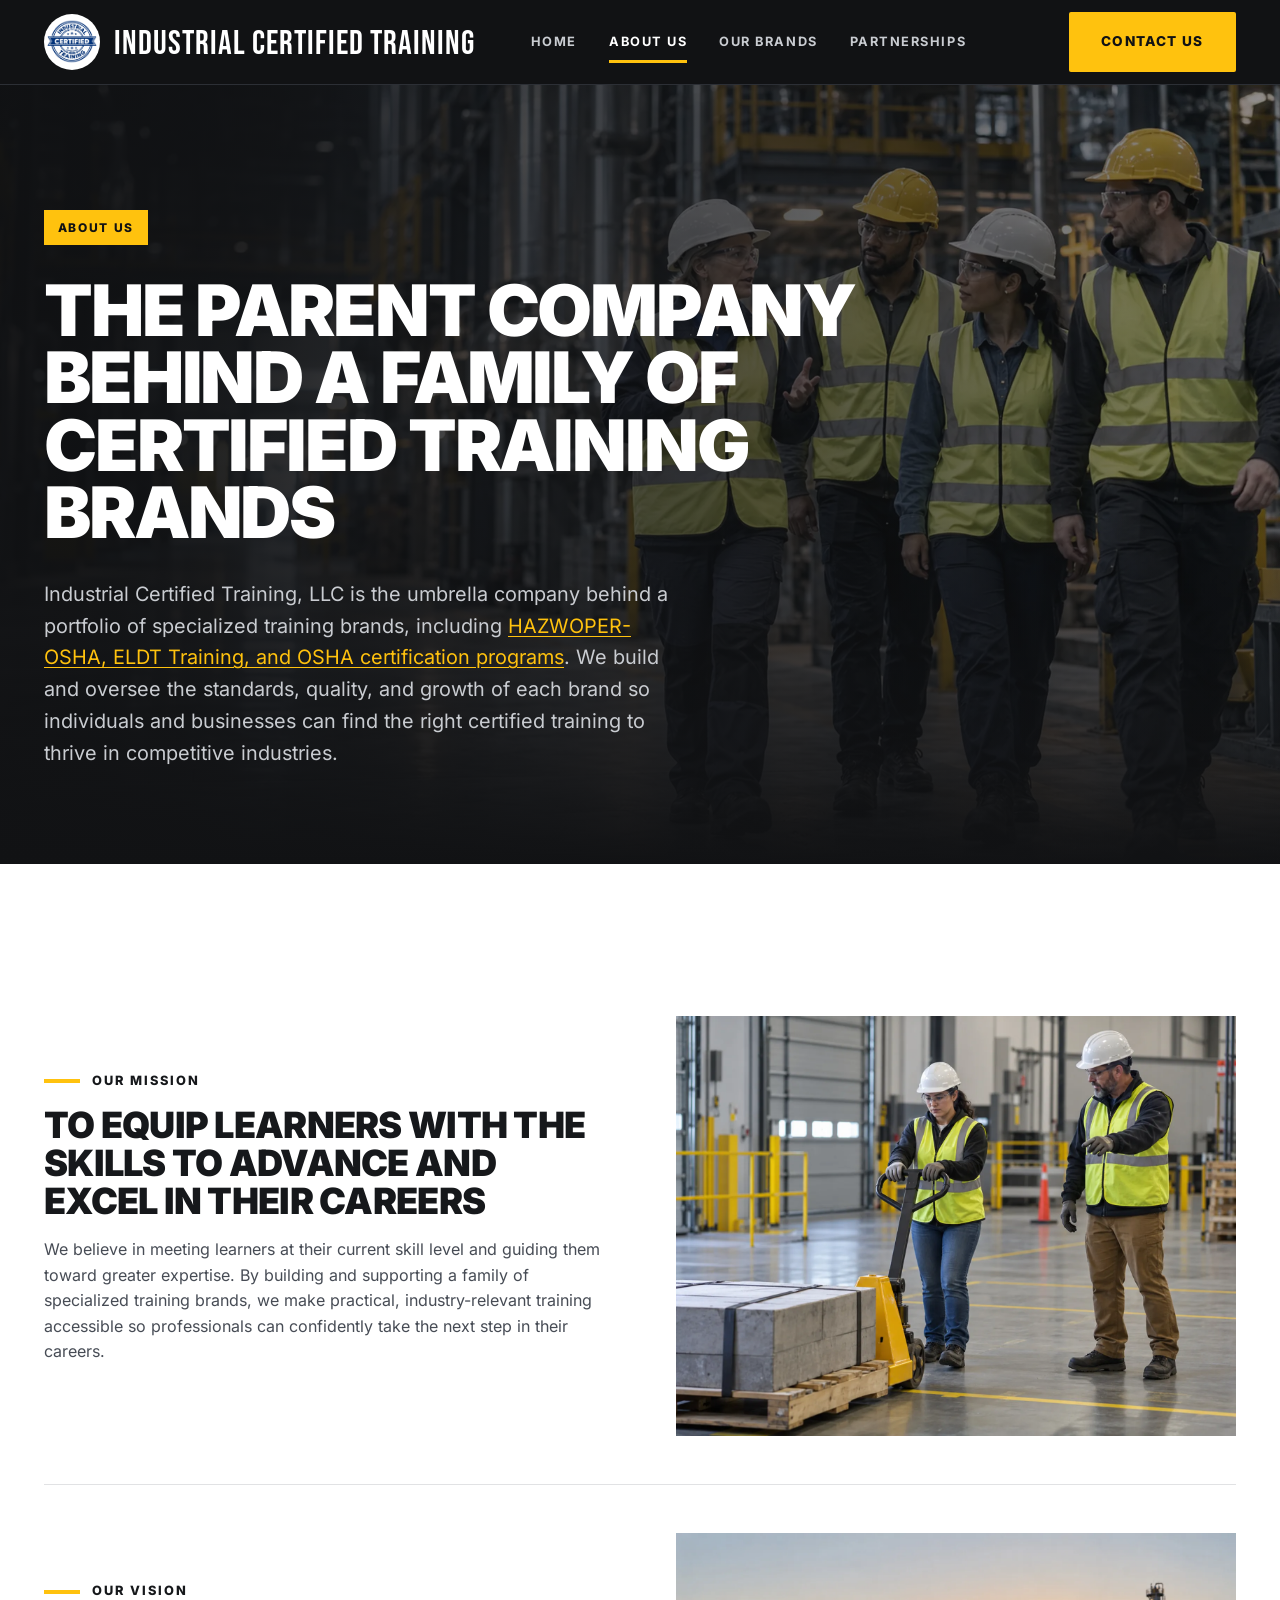
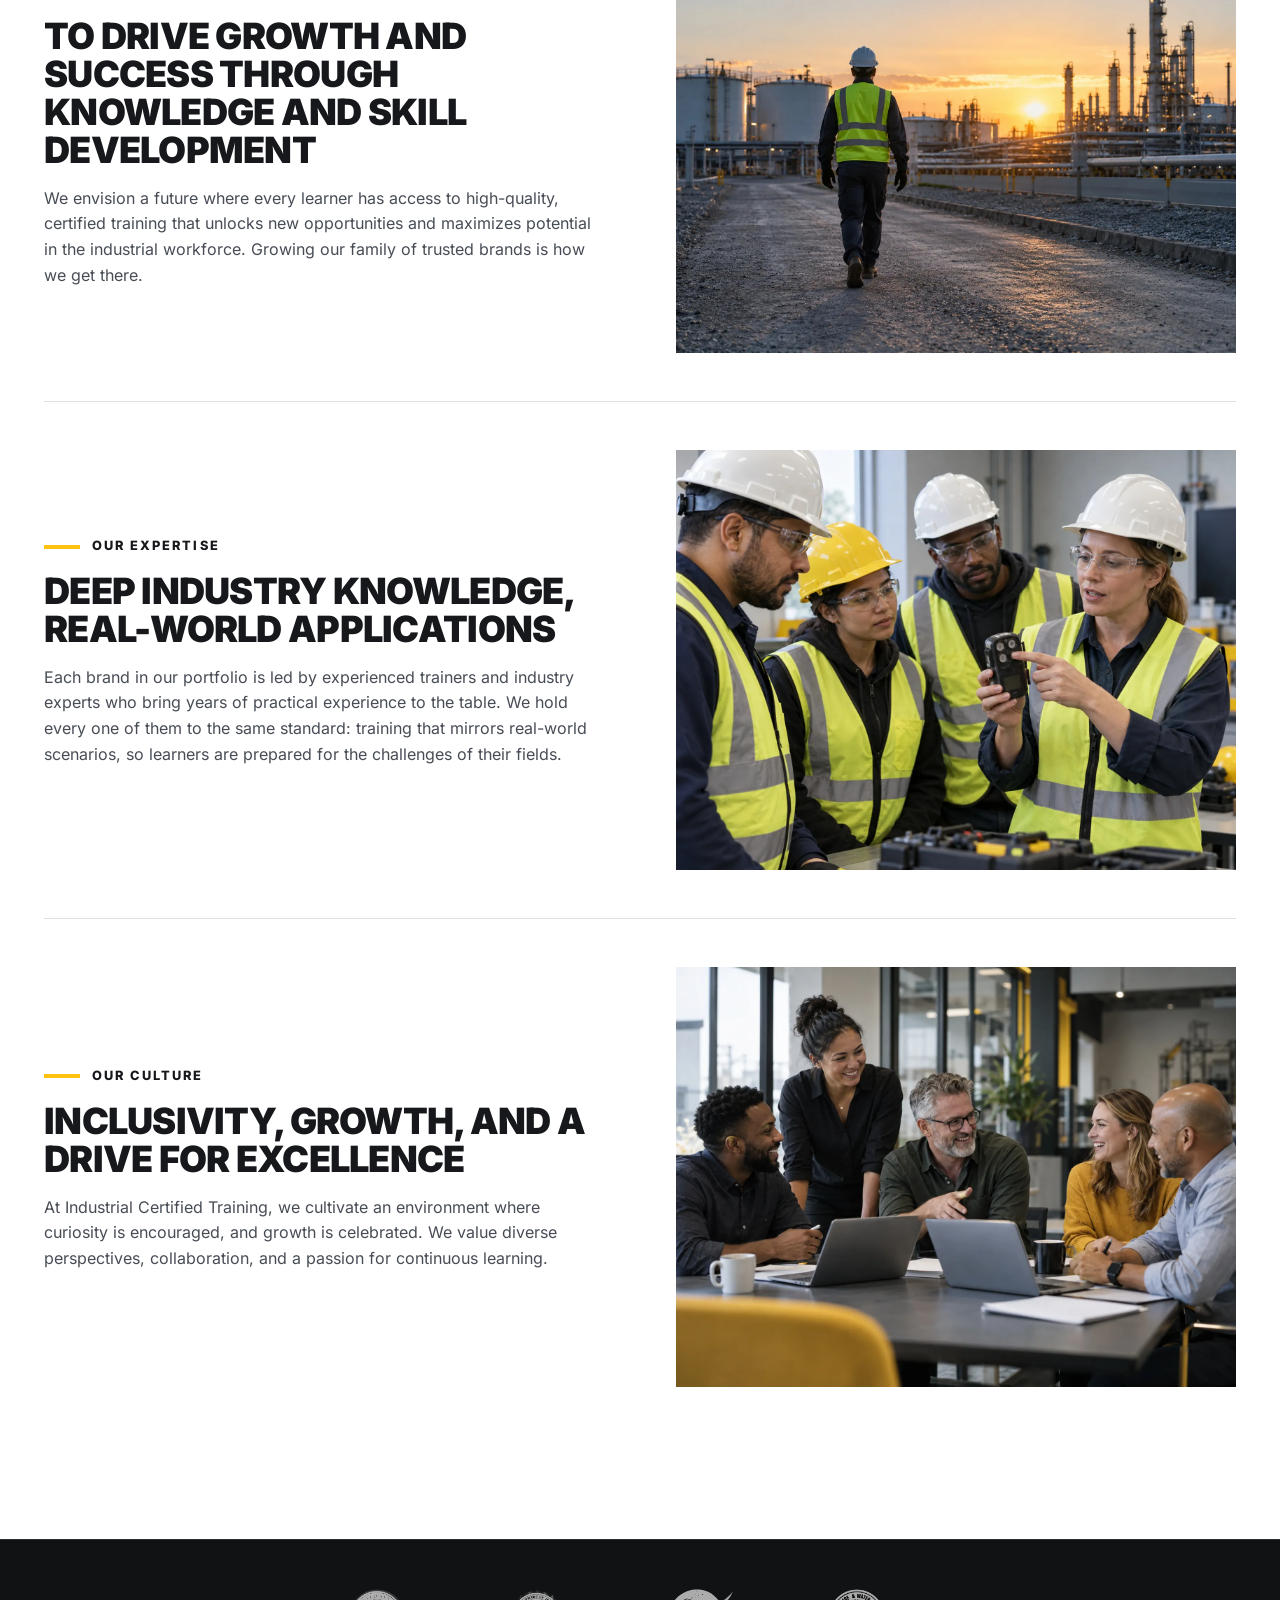
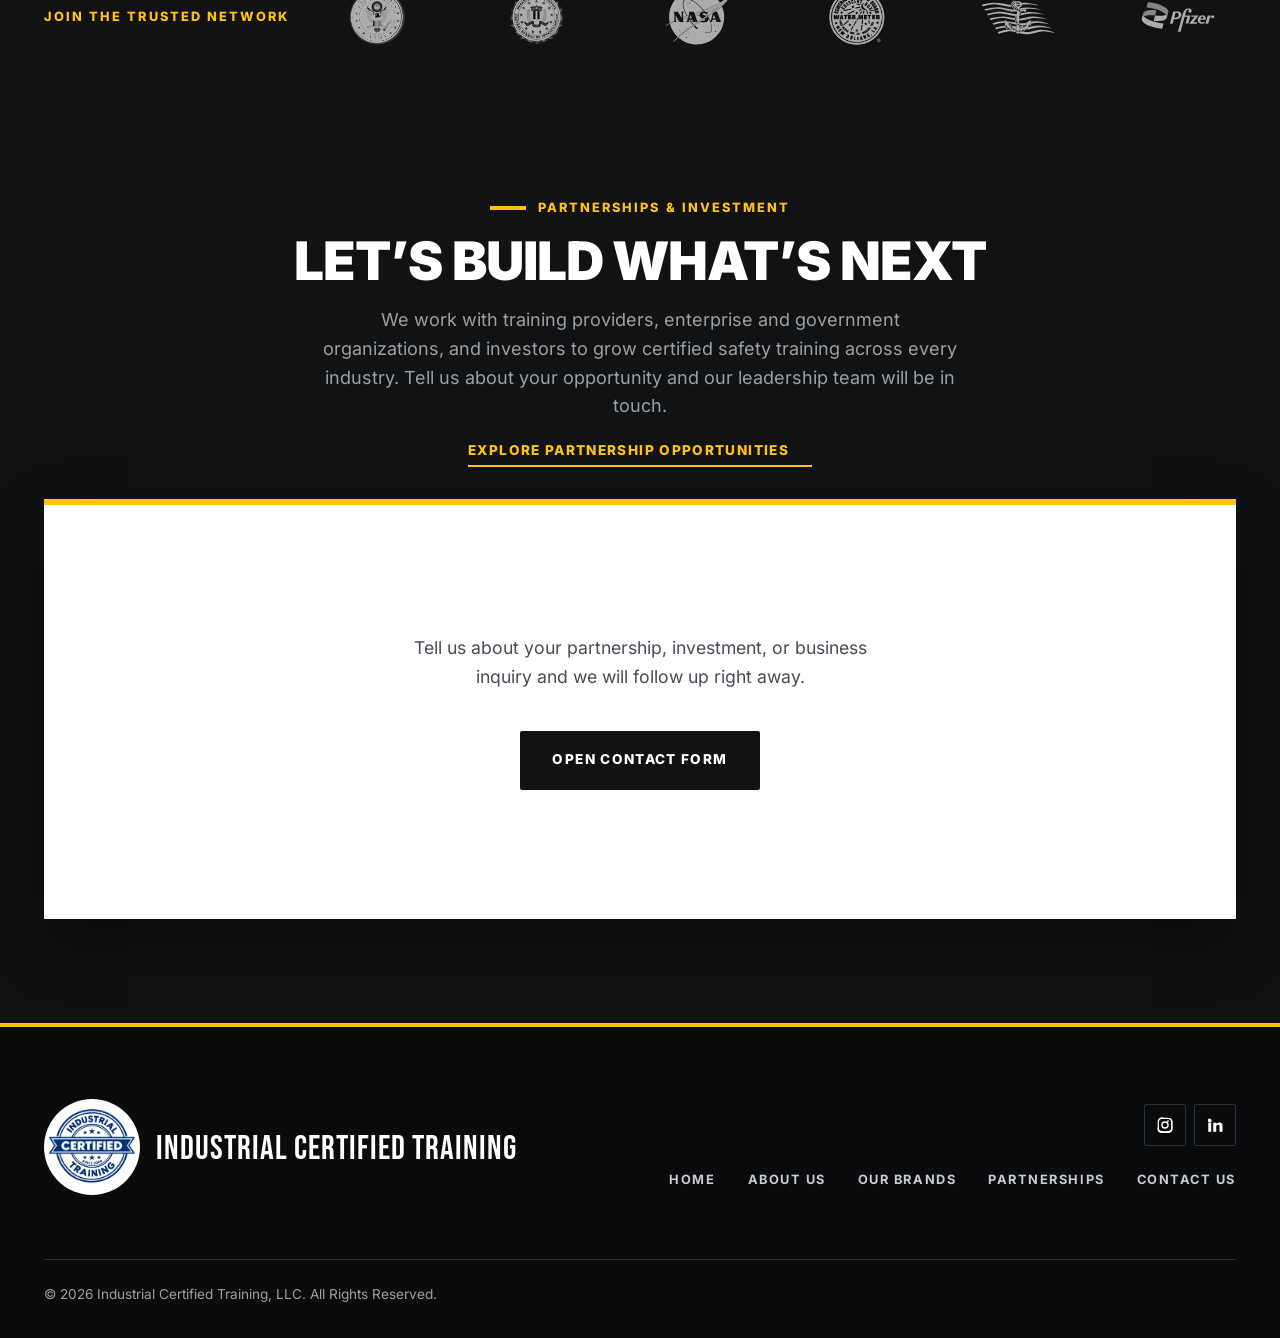
<file: about-us.html>
<!DOCTYPE html>
<html lang="en">
<head>
    <meta charset="UTF-8">
    <meta name="viewport" content="width=device-width, initial-scale=1.0">

    <!-- Google tag (gtag.js) -->
    <script async src="https://www.googletagmanager.com/gtag/js?id=G-7F2FLD8WXP"></script>
    <script>
      window.dataLayer = window.dataLayer || [];
      function gtag(){dataLayer.push(arguments);}
      gtag('js', new Date());
      gtag('config', 'G-7F2FLD8WXP');
    </script>
    <title>About Us | Industrial Certified Training</title>
    <meta name="description" content="Learn how Industrial Certified Training, LLC is the parent company behind a family of industry-leading technical training and certification brands for professionals and businesses.">
    <meta name="robots" content="index, follow">
    <link rel="canonical" href="https://www.ictraining.us/about-us.html">

    <meta property="og:type" content="website">
    <meta property="og:site_name" content="Industrial Certified Training">
    <meta property="og:url" content="https://www.ictraining.us/about-us.html">
    <meta property="og:title" content="About Us | Industrial Certified Training">
    <meta property="og:description" content="Learn how Industrial Certified Training, LLC is the parent company behind a family of industry-leading technical training and certification brands.">
    <meta property="og:image" content="https://www.ictraining.us/images/about-us/hero-about.webp">
    <meta property="og:locale" content="en_US">

    <link rel="icon" href="./images/home/footer-logo.webp" type="image/webp">
    <link rel="preload" href="fonts/inter-var.woff2" as="font" type="font/woff2" crossorigin>
    <link rel="preload" href="fonts/bebas-neue.woff2" as="font" type="font/woff2" crossorigin>
    <link rel="preload" href="images/about-us/hero-about.webp" as="image" fetchpriority="high">
    <link rel="stylesheet" href="css/style.css">
    <script type="application/ld+json">
    {
      "@context": "https://schema.org",
      "@graph": [
        {
          "@type": "Organization",
          "@id": "https://www.ictraining.us/#organization",
          "name": "Industrial Certified Training",
          "legalName": "Industrial Certified Training, LLC",
          "url": "https://www.ictraining.us/",
          "logo": "https://www.ictraining.us/images/home/footer-logo.webp",
          "description": "Industrial Certified Training, LLC is the parent company behind a family of industry-certified safety and compliance training brands, including HAZWOPER-OSHA, ELDT Training, and OSHA certification programs, serving construction, maritime, healthcare, oil & gas, and general industry.",
          "brand": [
            { "@type": "Brand", "name": "HAZWOPER-OSHA", "url": "https://hazwoper-osha.com" },
            { "@type": "Brand", "name": "ELDT Training", "url": "https://eldttraining.us" },
            { "@type": "Brand", "name": "OSHA Training", "url": "https://oshascorm.org" },
            { "@type": "Brand", "name": "AI Skills", "url": "https://ai-skills.work" },
            { "@type": "Brand", "name": "Data Center Training", "url": "https://datacentertraining.us" }
          ],
          "sameAs": [
            "https://www.instagram.com/industrial_certified_training/",
            "https://www.linkedin.com/company/industrial-certified-training/"
          ]
        },
        {
          "@type": "WebSite",
          "@id": "https://www.ictraining.us/#website",
          "url": "https://www.ictraining.us/",
          "name": "Industrial Certified Training",
          "publisher": { "@id": "https://www.ictraining.us/#organization" }
        },
        {
          "@type": "BreadcrumbList",
          "@id": "https://www.ictraining.us/about-us.html#breadcrumb",
          "itemListElement": [
            { "@type": "ListItem", "position": 1, "name": "Home", "item": "https://www.ictraining.us/" },
            { "@type": "ListItem", "position": 2, "name": "About Us", "item": "https://www.ictraining.us/about-us.html" }
          ]
        }
      ]
    }
    </script>
</head>
<body>
    <a class="skip-link" href="#main">Skip to content</a>

    <svg aria-hidden="true" style="position:absolute;width:0;height:0;overflow:hidden" focusable="false">
        <symbol id="icon-menu" viewBox="0 0 24 24"><path d="M3 6h18M3 12h18M3 18h18" stroke="currentColor" stroke-width="2" stroke-linecap="round"/></symbol>
        <symbol id="icon-close" viewBox="0 0 24 24"><path d="M6 6l12 12M18 6L6 18" stroke="currentColor" stroke-width="2" stroke-linecap="round"/></symbol>
        <symbol id="icon-linkedin" viewBox="0 0 24 24"><path fill="currentColor" d="M4.98 3.5a2.5 2.5 0 1 1-.02 5 2.5 2.5 0 0 1 .02-5zM3 9h4v12H3V9zm7 0h3.8v1.7h.05c.53-1 1.83-2.05 3.77-2.05C21.4 8.65 22 11 22 14.1V21h-4v-6.1c0-1.45-.03-3.32-2.02-3.32-2.03 0-2.34 1.58-2.34 3.22V21h-4V9z"/></symbol>
        <symbol id="icon-instagram" viewBox="0 0 24 24"><path fill="currentColor" d="M12 2.2c2.7 0 3 .01 4.12.06 1.11.05 1.87.23 2.53.48.7.27 1.29.63 1.87 1.21.58.58.94 1.17 1.21 1.87.25.66.43 1.42.48 2.53.05 1.12.06 1.42.06 4.12s-.01 3-.06 4.12c-.05 1.11-.23 1.87-.48 2.53-.27.7-.63 1.29-1.21 1.87-.58.58-1.17.94-1.87 1.21-.66.25-1.42.43-2.53.48-1.12.05-1.42.06-4.12.06s-3-.01-4.12-.06c-1.11-.05-1.87-.23-2.53-.48-.7-.27-1.29-.63-1.87-1.21-.58-.58-.94-1.17-1.21-1.87-.25-.66-.43-1.42-.48-2.53C2.21 15 2.2 14.7 2.2 12s.01-3 .06-4.12c.05-1.11.23-1.87.48-2.53.27-.7.63-1.29 1.21-1.87.58-.58 1.17-.94 1.87-1.21.66-.25 1.42-.43 2.53-.48C9 2.21 9.3 2.2 12 2.2zm0 1.8c-2.65 0-2.96.01-4.01.06-.96.04-1.48.2-1.83.34-.46.18-.79.39-1.13.74-.35.34-.56.67-.74 1.13-.14.35-.3.87-.34 1.83-.05 1.05-.06 1.36-.06 4.01s.01 2.96.06 4.01c.04.96.2 1.48.34 1.83.18.46.39.79.74 1.13.34.35.67.56 1.13.74.35.14.87.3 1.83.34 1.05.05 1.36.06 4.01.06s2.96-.01 4.01-.06c.96-.04 1.48-.2 1.83-.34.46-.18.79-.39 1.13-.74.35-.34.56-.67.74-1.13.14-.35.3-.87.34-1.83.05-1.05.06-1.36.06-4.01s-.01-2.96-.06-4.01c-.04-.96-.2-1.48-.34-1.83a3.03 3.03 0 0 0-.74-1.13 3.03 3.03 0 0 0-1.13-.74c-.35-.14-.87-.3-1.83-.34-1.05-.05-1.36-.06-4.01-.06zm0 3.06a4.94 4.94 0 1 1 0 9.88 4.94 4.94 0 0 1 0-9.88zm0 1.8a3.14 3.14 0 1 0 0 6.28 3.14 3.14 0 0 0 0-6.28zm5.13-1.99a1.15 1.15 0 1 1-2.3 0 1.15 1.15 0 0 1 2.3 0z"/></symbol>
    </svg>

    <header class="site-header">
        <div class="container nav">
            <a class="nav-brand" href="./" aria-label="Industrial Certified Training home">
                <img src="images/home/footer-logo.webp" alt="Industrial Certified Training" width="900" height="834">
                <span class="nav-brand__text">Industrial Certified Training</span>
            </a>
            <button class="nav-toggle" type="button" aria-controls="navbarNav" aria-expanded="false" aria-label="Toggle navigation menu">
                <svg class="icon icon-menu" aria-hidden="true"><use href="#icon-menu"></use></svg>
                <svg class="icon icon-close" aria-hidden="true"><use href="#icon-close"></use></svg>
            </button>
            <nav class="nav-links" id="navbarNav" aria-label="Primary">
                <a href="./">Home</a>
                <a href="./about-us.html" aria-current="page">About Us</a>
                <a href="./our-brands.html">Our Brands</a>
                <a href="./partnerships.html">Partnerships</a>
                <a href="#typeform-section" class="btn btn-primary nav-cta--mobile">Contact Us</a>
            </nav>
            <a href="#typeform-section" class="btn btn-primary nav-cta">Contact Us</a>
        </div>
    </header>

    <main id="main">
        <section class="hero hero--page">
            <div class="hero__bg">
                <img src="images/about-us/hero-about.webp" alt="" width="2400" height="1350" fetchpriority="high">
            </div>
            <div class="container">
                <div class="hero__content">
                    <span class="hero__tag">About Us</span>
                    <h1>The Parent Company Behind a Family of Certified Training Brands</h1>
                    <p>Industrial Certified Training, LLC is the umbrella company behind a portfolio of specialized training brands, including <a href="./our-brands.html">HAZWOPER-OSHA, ELDT Training, and OSHA certification programs</a>. We build and oversee the standards, quality, and growth of each brand so individuals and businesses can find the right certified training to thrive in competitive industries.</p>
                </div>
            </div>
        </section>

        <section class="section">
            <div class="container">
                <div class="story-row">
                    <div>
                        <p class="section-eyebrow">Our Mission</p>
                        <h2>To equip learners with the skills to advance and excel in their careers</h2>
                        <p>We believe in meeting learners at their current skill level and guiding them toward greater expertise. By building and supporting a family of specialized training brands, we make practical, industry-relevant training accessible so professionals can confidently take the next step in their careers.</p>
                    </div>
                    <div class="story-row__media">
                        <img src="./images/about-us/our-mission-img.webp" loading="lazy" alt="Instructor guiding a hands-on training session" width="1600" height="1200">
                    </div>
                </div>
                <div class="story-row">
                    <div>
                        <p class="section-eyebrow">Our Vision</p>
                        <h2>To drive growth and success through knowledge and skill development</h2>
                        <p>We envision a future where every learner has access to high-quality, certified training that unlocks new opportunities and maximizes potential in the industrial workforce. Growing our family of trusted brands is how we get there.</p>
                    </div>
                    <div class="story-row__media">
                        <img src="./images/about-us/our-vision.webp" loading="lazy" alt="Team reviewing certification progress" width="1600" height="1200">
                    </div>
                </div>
                <div class="story-row">
                    <div>
                        <p class="section-eyebrow">Our Expertise</p>
                        <h2>Deep industry knowledge, real-world applications</h2>
                        <p>Each brand in our portfolio is led by experienced trainers and industry experts who bring years of practical experience to the table. We hold every one of them to the same standard: training that mirrors real-world scenarios, so learners are prepared for the challenges of their fields.</p>
                    </div>
                    <div class="story-row__media">
                        <img src="./images/about-us/our-expertise.webp" loading="lazy" alt="Trainer demonstrating industrial safety equipment" width="1600" height="1200">
                    </div>
                </div>
                <div class="story-row">
                    <div>
                        <p class="section-eyebrow">Our Culture</p>
                        <h2>Inclusivity, growth, and a drive for excellence</h2>
                        <p>At Industrial Certified Training, we cultivate an environment where curiosity is encouraged, and growth is celebrated. We value diverse perspectives, collaboration, and a passion for continuous learning.</p>
                    </div>
                    <div class="story-row__media">
                        <img src="./images/about-us/our-culture.webp" loading="lazy" alt="Diverse team collaborating at Industrial Certified Training" width="1600" height="1200">
                    </div>
                </div>
            </div>
        </section>

        <section class="trusted">
            <div class="container trusted__inner">
                <h2 class="trusted__title">Join the Trusted Network</h2>
                <div class="trusted__grid">
                    <img src="images/home/us-army-logo.webp" alt="U.S. Army" width="400" height="200" loading="lazy">
                    <img src="images/home/fbi-logo.webp" alt="Federal Bureau of Investigation" width="400" height="200" loading="lazy">
                    <img src="images/home/nasa-logo.svg" alt="NASA" width="196" height="98" loading="lazy">
                    <img src="images/home/water-meter.webp" alt="Water Meter Industries" width="400" height="200" loading="lazy">
                    <img src="images/home/us-sailors-logo.svg" alt="U.S. Navy Sailors" width="196" height="98" loading="lazy">
                    <img src="images/home/pfizer-logo.svg" alt="Pfizer" width="196" height="98" loading="lazy">
                </div>
            </div>
        </section>

        <section class="section contact-cta" id="typeform-section">
            <div class="container">
                <p class="section-eyebrow text-center">Partnerships &amp; Investment</p>
                <h2 class="text-center">Let&rsquo;s Build What&rsquo;s Next</h2>
                <p class="text-center lead max-w-prose mx-auto">We work with training providers, enterprise and government organizations, and investors to grow certified safety training across every industry. Tell us about your opportunity and our leadership team will be in touch.</p>
                <p class="text-center"><a class="text-link" href="./partnerships.html">Explore partnership opportunities <svg class="icon" aria-hidden="true"><use href="#icon-arrow-right"></use></svg></a></p>
                <div class="contact-cta__panel">
                    <div class="tf-placeholder" data-tf-placeholder>
                        <p class="contact-cta__loading">Tell us about your partnership, investment, or business inquiry and we will follow up right away.</p>
                        <button type="button" class="btn btn-primary" data-tf-trigger="01JFSV156N80ZSB11TZV2MEFP5">Open Contact Form</button>
                    </div>
                </div>
            </div>
        </section>
    </main>

    <footer class="site-footer">
        <div class="container footer-grid">
            <div class="footer-brand">
                <img src="./images/home/footer-logo.webp" alt="" width="900" height="834" loading="lazy">
                <span class="footer-brand__text">Industrial Certified Training</span>
            </div>
            <div class="footer-content">
                <div class="footer-top">
                    <div class="social-icons">
                        <a href="https://www.instagram.com/industrial_certified_training/" class="social-icon" aria-label="Industrial Certified Training on Instagram"><svg class="icon" aria-hidden="true"><use href="#icon-instagram"></use></svg></a>
                        <a href="https://www.linkedin.com/company/industrial-certified-training/" class="social-icon" aria-label="Industrial Certified Training on LinkedIn"><svg class="icon" aria-hidden="true"><use href="#icon-linkedin"></use></svg></a>
                    </div>
                </div>
                <nav class="footer-links" aria-label="Footer">
                    <a href="./">Home</a>
                    <a href="./about-us.html">About Us</a>
                    <a href="./our-brands.html">Our Brands</a>
                    <a href="./partnerships.html">Partnerships</a>
                    <a href="./contact-us.html">Contact Us</a>
                </nav>
            </div>
            <p class="footer-bottom">&copy; <span id="current_year"></span> Industrial Certified Training, LLC. All Rights Reserved.</p>
        </div>
    </footer>

    <script src="./js/main.js" defer></script>
</body>
</html>
</file>
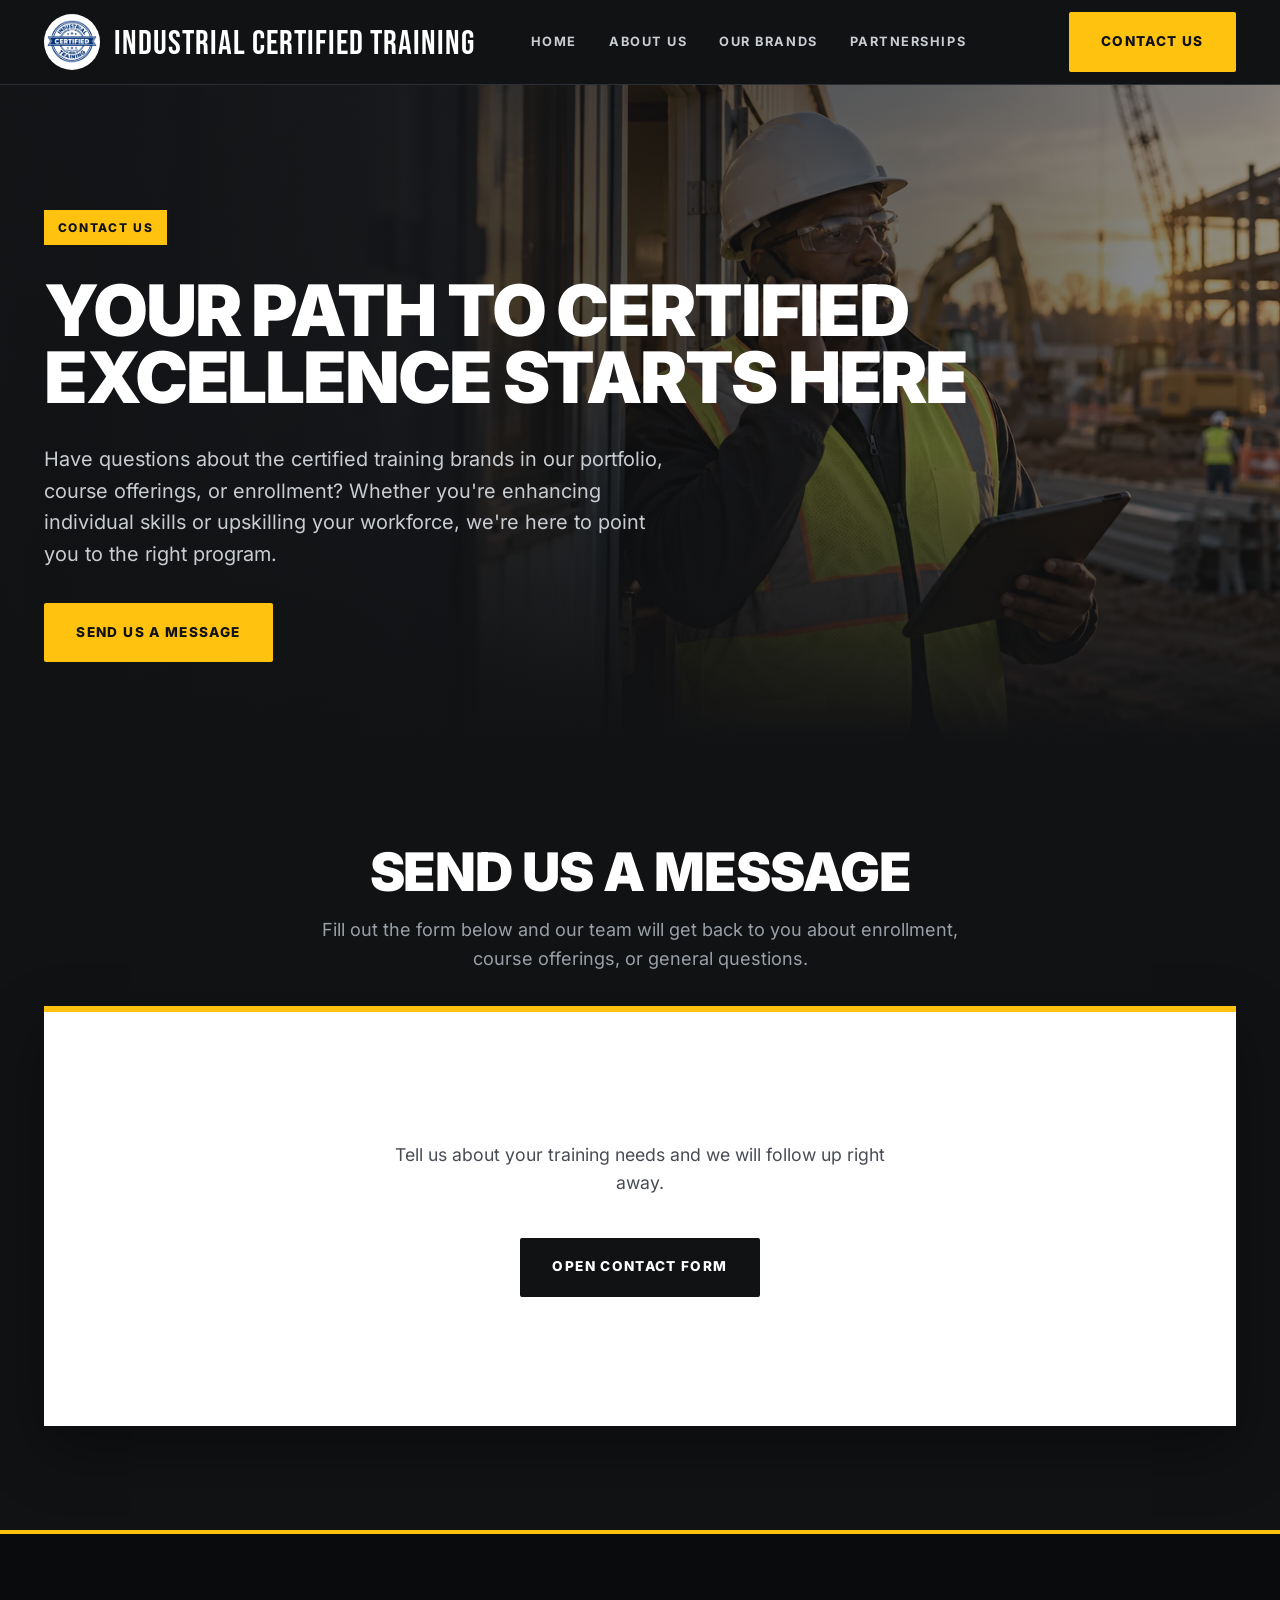
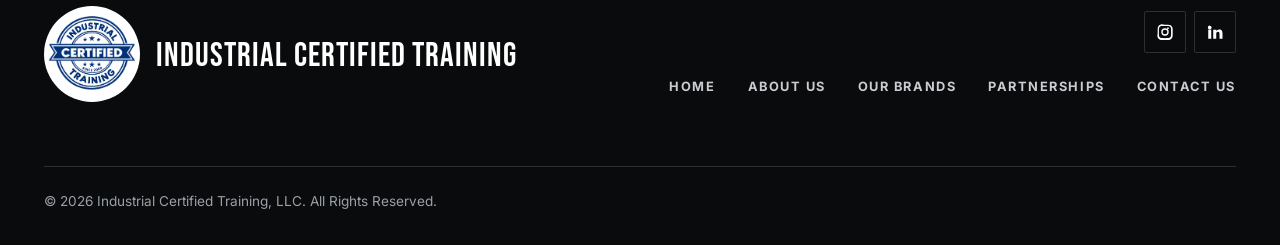
<file: contact-us.html>
<!DOCTYPE html>
<html lang="en">
<head>
    <meta charset="UTF-8">
    <meta name="viewport" content="width=device-width, initial-scale=1.0">

    <!-- Google tag (gtag.js) -->
    <script async src="https://www.googletagmanager.com/gtag/js?id=G-7F2FLD8WXP"></script>
    <script>
      window.dataLayer = window.dataLayer || [];
      function gtag(){dataLayer.push(arguments);}
      gtag('js', new Date());
      gtag('config', 'G-7F2FLD8WXP');
    </script>
    <title>Contact Us | Industrial Certified Training</title>
    <meta name="description" content="Get in touch with Industrial Certified Training, the parent company behind our family of certification brands, for questions about programs, enrollment, and workforce safety training.">
    <meta name="robots" content="index, follow">
    <link rel="canonical" href="https://www.ictraining.us/contact-us.html">

    <meta property="og:type" content="website">
    <meta property="og:site_name" content="Industrial Certified Training">
    <meta property="og:url" content="https://www.ictraining.us/contact-us.html">
    <meta property="og:title" content="Contact Us | Industrial Certified Training">
    <meta property="og:description" content="Get in touch with Industrial Certified Training, the parent company behind our family of certification brands, for questions about programs, enrollment, and workforce safety training.">
    <meta property="og:image" content="https://www.ictraining.us/images/contact-us/hero-contact.webp">
    <meta property="og:locale" content="en_US">

    <link rel="icon" href="./images/home/footer-logo.webp" type="image/webp">
    <link rel="preload" href="fonts/inter-var.woff2" as="font" type="font/woff2" crossorigin>
    <link rel="preload" href="fonts/bebas-neue.woff2" as="font" type="font/woff2" crossorigin>
    <link rel="preload" href="images/contact-us/hero-contact.webp" as="image" fetchpriority="high">
    <link rel="stylesheet" href="css/style.css">
    <script type="application/ld+json">
    {
      "@context": "https://schema.org",
      "@graph": [
        {
          "@type": "Organization",
          "@id": "https://www.ictraining.us/#organization",
          "name": "Industrial Certified Training",
          "legalName": "Industrial Certified Training, LLC",
          "url": "https://www.ictraining.us/",
          "logo": "https://www.ictraining.us/images/home/footer-logo.webp",
          "description": "Industrial Certified Training, LLC is the parent company behind a family of industry-certified safety and compliance training brands, including HAZWOPER-OSHA, ELDT Training, and OSHA certification programs, serving construction, maritime, healthcare, oil & gas, and general industry.",
          "brand": [
            { "@type": "Brand", "name": "HAZWOPER-OSHA", "url": "https://hazwoper-osha.com" },
            { "@type": "Brand", "name": "ELDT Training", "url": "https://eldttraining.us" },
            { "@type": "Brand", "name": "OSHA Training", "url": "https://oshascorm.org" },
            { "@type": "Brand", "name": "AI Skills", "url": "https://ai-skills.work" },
            { "@type": "Brand", "name": "Data Center Training", "url": "https://datacentertraining.us" }
          ],
          "sameAs": [
            "https://www.instagram.com/industrial_certified_training/",
            "https://www.linkedin.com/company/industrial-certified-training/"
          ]
        },
        {
          "@type": "WebSite",
          "@id": "https://www.ictraining.us/#website",
          "url": "https://www.ictraining.us/",
          "name": "Industrial Certified Training",
          "publisher": { "@id": "https://www.ictraining.us/#organization" }
        },
        {
          "@type": "BreadcrumbList",
          "@id": "https://www.ictraining.us/contact-us.html#breadcrumb",
          "itemListElement": [
            { "@type": "ListItem", "position": 1, "name": "Home", "item": "https://www.ictraining.us/" },
            { "@type": "ListItem", "position": 2, "name": "Contact Us", "item": "https://www.ictraining.us/contact-us.html" }
          ]
        }
      ]
    }
    </script>
</head>
<body>
    <a class="skip-link" href="#main">Skip to content</a>

    <svg aria-hidden="true" style="position:absolute;width:0;height:0;overflow:hidden" focusable="false">
        <symbol id="icon-menu" viewBox="0 0 24 24"><path d="M3 6h18M3 12h18M3 18h18" stroke="currentColor" stroke-width="2" stroke-linecap="round"/></symbol>
        <symbol id="icon-close" viewBox="0 0 24 24"><path d="M6 6l12 12M18 6L6 18" stroke="currentColor" stroke-width="2" stroke-linecap="round"/></symbol>
        <symbol id="icon-linkedin" viewBox="0 0 24 24"><path fill="currentColor" d="M4.98 3.5a2.5 2.5 0 1 1-.02 5 2.5 2.5 0 0 1 .02-5zM3 9h4v12H3V9zm7 0h3.8v1.7h.05c.53-1 1.83-2.05 3.77-2.05C21.4 8.65 22 11 22 14.1V21h-4v-6.1c0-1.45-.03-3.32-2.02-3.32-2.03 0-2.34 1.58-2.34 3.22V21h-4V9z"/></symbol>
        <symbol id="icon-instagram" viewBox="0 0 24 24"><path fill="currentColor" d="M12 2.2c2.7 0 3 .01 4.12.06 1.11.05 1.87.23 2.53.48.7.27 1.29.63 1.87 1.21.58.58.94 1.17 1.21 1.87.25.66.43 1.42.48 2.53.05 1.12.06 1.42.06 4.12s-.01 3-.06 4.12c-.05 1.11-.23 1.87-.48 2.53-.27.7-.63 1.29-1.21 1.87-.58.58-1.17.94-1.87 1.21-.66.25-1.42.43-2.53.48-1.12.05-1.42.06-4.12.06s-3-.01-4.12-.06c-1.11-.05-1.87-.23-2.53-.48-.7-.27-1.29-.63-1.87-1.21-.58-.58-.94-1.17-1.21-1.87-.25-.66-.43-1.42-.48-2.53C2.21 15 2.2 14.7 2.2 12s.01-3 .06-4.12c.05-1.11.23-1.87.48-2.53.27-.7.63-1.29 1.21-1.87.58-.58 1.17-.94 1.87-1.21.66-.25 1.42-.43 2.53-.48C9 2.21 9.3 2.2 12 2.2zm0 1.8c-2.65 0-2.96.01-4.01.06-.96.04-1.48.2-1.83.34-.46.18-.79.39-1.13.74-.35.34-.56.67-.74 1.13-.14.35-.3.87-.34 1.83-.05 1.05-.06 1.36-.06 4.01s.01 2.96.06 4.01c.04.96.2 1.48.34 1.83.18.46.39.79.74 1.13.34.35.67.56 1.13.74.35.14.87.3 1.83.34 1.05.05 1.36.06 4.01.06s2.96-.01 4.01-.06c.96-.04 1.48-.2 1.83-.34.46-.18.79-.39 1.13-.74.35-.34.56-.67.74-1.13.14-.35.3-.87.34-1.83.05-1.05.06-1.36.06-4.01s-.01-2.96-.06-4.01c-.04-.96-.2-1.48-.34-1.83a3.03 3.03 0 0 0-.74-1.13 3.03 3.03 0 0 0-1.13-.74c-.35-.14-.87-.3-1.83-.34-1.05-.05-1.36-.06-4.01-.06zm0 3.06a4.94 4.94 0 1 1 0 9.88 4.94 4.94 0 0 1 0-9.88zm0 1.8a3.14 3.14 0 1 0 0 6.28 3.14 3.14 0 0 0 0-6.28zm5.13-1.99a1.15 1.15 0 1 1-2.3 0 1.15 1.15 0 0 1 2.3 0z"/></symbol>
    </svg>

    <header class="site-header">
        <div class="container nav">
            <a class="nav-brand" href="./" aria-label="Industrial Certified Training home">
                <img src="images/home/footer-logo.webp" alt="Industrial Certified Training" width="900" height="834">
                <span class="nav-brand__text">Industrial Certified Training</span>
            </a>
            <button class="nav-toggle" type="button" aria-controls="navbarNav" aria-expanded="false" aria-label="Toggle navigation menu">
                <svg class="icon icon-menu" aria-hidden="true"><use href="#icon-menu"></use></svg>
                <svg class="icon icon-close" aria-hidden="true"><use href="#icon-close"></use></svg>
            </button>
            <nav class="nav-links" id="navbarNav" aria-label="Primary">
                <a href="./">Home</a>
                <a href="./about-us.html">About Us</a>
                <a href="./our-brands.html">Our Brands</a>
                <a href="./partnerships.html">Partnerships</a>
                <a href="#typeform-section" class="btn btn-primary nav-cta--mobile">Contact Us</a>
            </nav>
            <a href="#typeform-section" class="btn btn-primary nav-cta">Contact Us</a>
        </div>
    </header>

    <main id="main">
        <section class="hero hero--page">
            <div class="hero__bg">
                <img src="images/contact-us/hero-contact.webp" alt="" width="2400" height="1350" fetchpriority="high">
            </div>
            <div class="container">
                <div class="hero__content">
                    <span class="hero__tag">Contact Us</span>
                    <h1>Your Path to Certified Excellence Starts Here</h1>
                    <p>Have questions about the certified training brands in our portfolio, course offerings, or enrollment? Whether you're enhancing individual skills or upskilling your workforce, we're here to point you to the right program.</p>
                    <div class="hero__actions">
                        <a href="#typeform-section" class="btn btn-primary">Send Us a Message</a>
                    </div>
                </div>
            </div>
        </section>

        <section class="section contact-cta" id="typeform-section">
            <div class="container">
                <h2 class="text-center">Send Us a Message</h2>
                <p class="text-center lead max-w-prose" style="margin-inline:auto;">Fill out the form below and our team will get back to you about enrollment, course offerings, or general questions.</p>
                <div class="contact-cta__panel">
                    <div class="tf-placeholder" data-tf-placeholder>
                        <p class="contact-cta__loading">Tell us about your training needs and we will follow up right away.</p>
                        <button type="button" class="btn btn-primary" data-tf-trigger="01JFSV156N80ZSB11TZV2MEFP5">Open Contact Form</button>
                    </div>
                </div>
            </div>
        </section>
    </main>

    <footer class="site-footer">
        <div class="container footer-grid">
            <div class="footer-brand">
                <img src="./images/home/footer-logo.webp" alt="" width="900" height="834" loading="lazy">
                <span class="footer-brand__text">Industrial Certified Training</span>
            </div>
            <div class="footer-content">
                <div class="footer-top">
                    <div class="social-icons">
                        <a href="https://www.instagram.com/industrial_certified_training/" class="social-icon" aria-label="Industrial Certified Training on Instagram"><svg class="icon" aria-hidden="true"><use href="#icon-instagram"></use></svg></a>
                        <a href="https://www.linkedin.com/company/industrial-certified-training/" class="social-icon" aria-label="Industrial Certified Training on LinkedIn"><svg class="icon" aria-hidden="true"><use href="#icon-linkedin"></use></svg></a>
                    </div>
                </div>
                <nav class="footer-links" aria-label="Footer">
                    <a href="./">Home</a>
                    <a href="./about-us.html">About Us</a>
                    <a href="./our-brands.html">Our Brands</a>
                    <a href="./partnerships.html">Partnerships</a>
                    <a href="./contact-us.html">Contact Us</a>
                </nav>
            </div>
            <p class="footer-bottom">&copy; <span id="current_year"></span> Industrial Certified Training, LLC. All Rights Reserved.</p>
        </div>
    </footer>

    <script src="./js/main.js" defer></script>
</body>
</html>
</file>
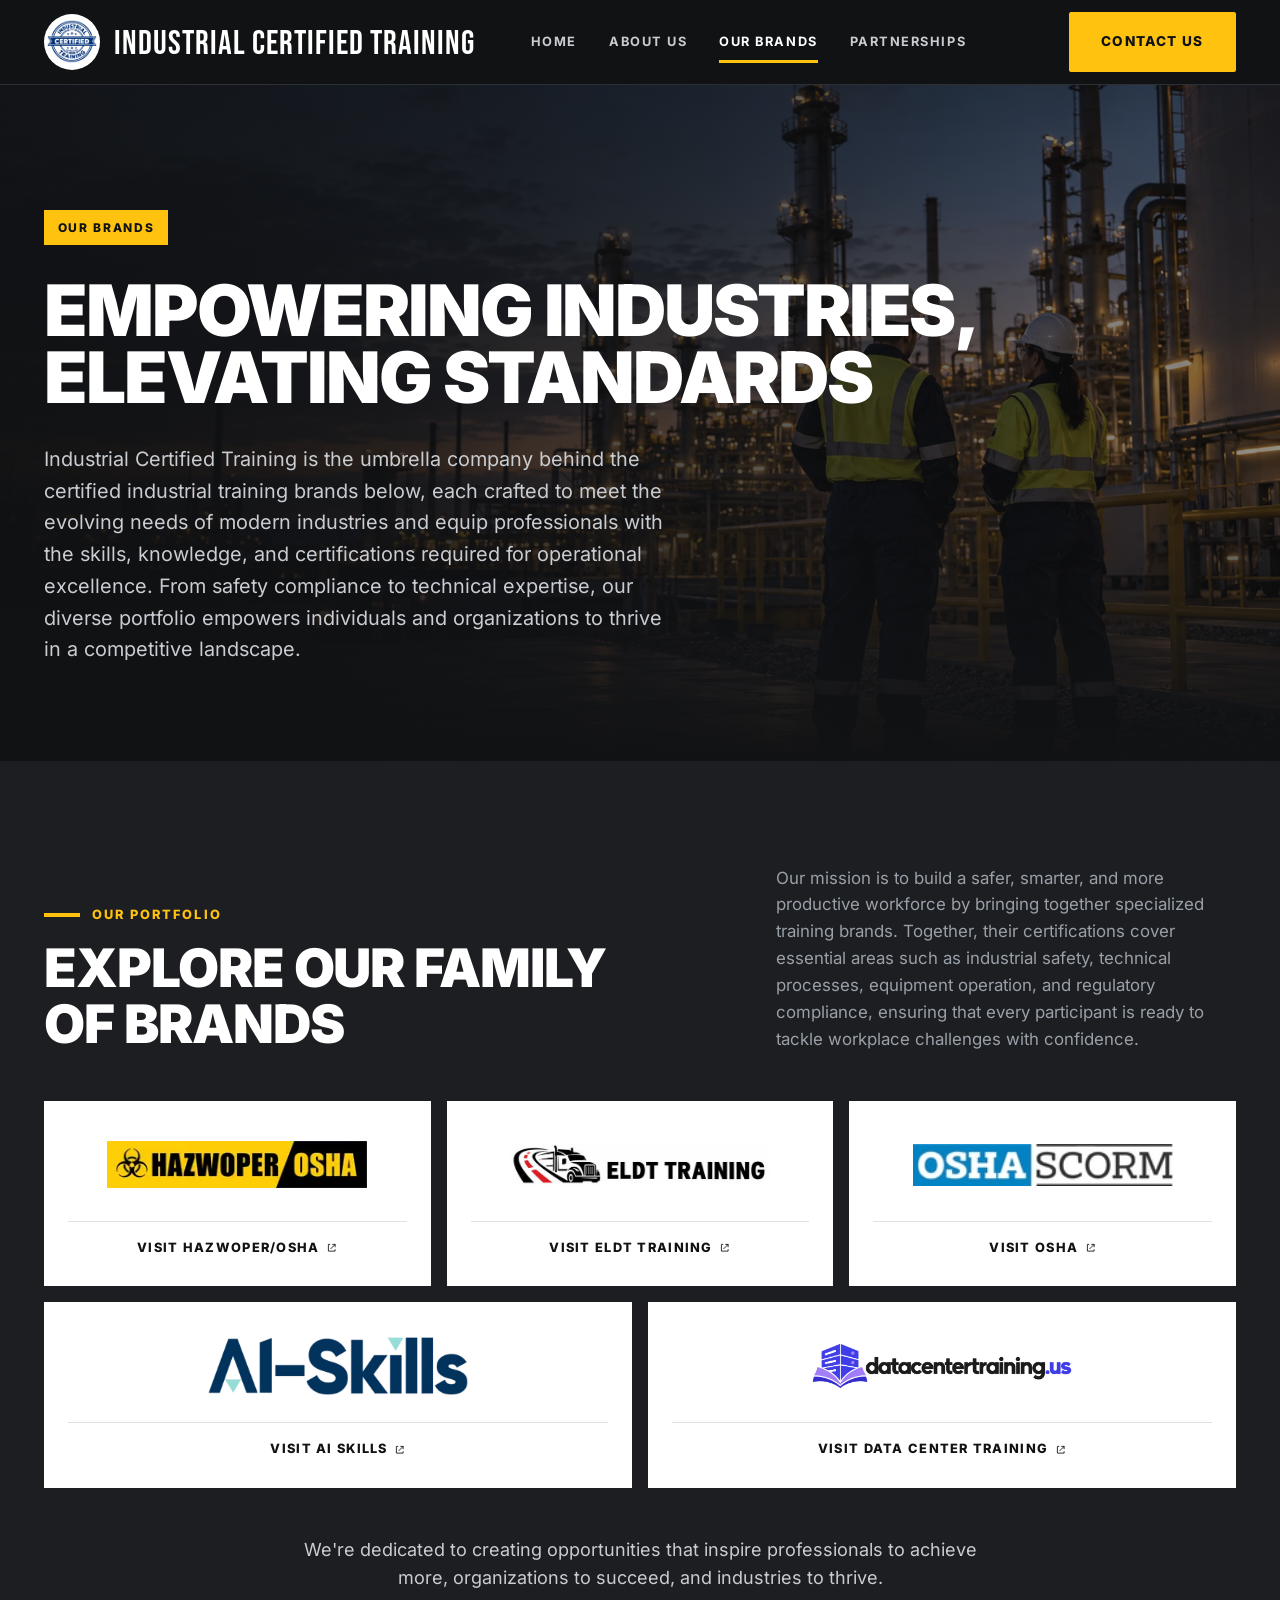
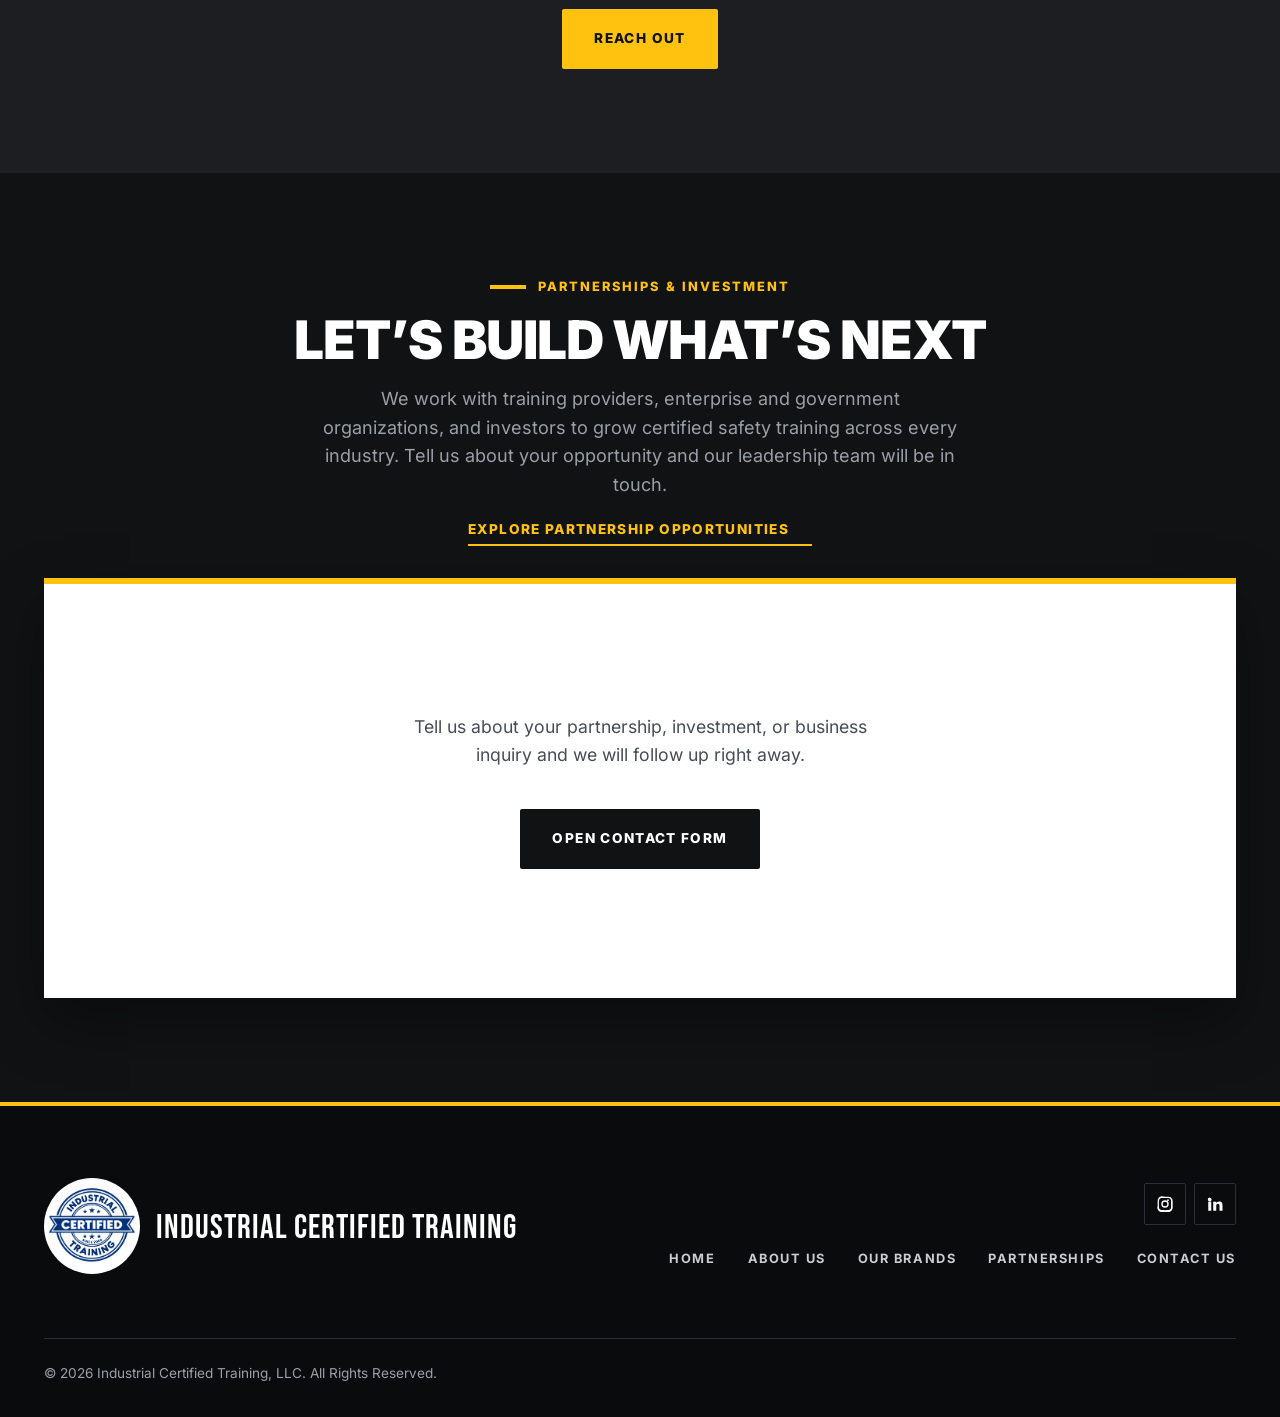
<file: our-brands.html>
<!DOCTYPE html>
<html lang="en">
<head>
    <meta charset="UTF-8">
    <meta name="viewport" content="width=device-width, initial-scale=1.0">

    <!-- Google tag (gtag.js) -->
    <script async src="https://www.googletagmanager.com/gtag/js?id=G-7F2FLD8WXP"></script>
    <script>
      window.dataLayer = window.dataLayer || [];
      function gtag(){dataLayer.push(arguments);}
      gtag('js', new Date());
      gtag('config', 'G-7F2FLD8WXP');
    </script>
    <title>Our Brands | HAZWOPER-OSHA, ELDT &amp; OSHA Training | Industrial Certified Training</title>
    <meta name="description" content="Explore our family of certified training brands: HAZWOPER/OSHA, Entry Level Driver Training (ELDT), and OSHA certification programs built for workforce compliance and safety.">
    <meta name="robots" content="index, follow">
    <link rel="canonical" href="https://www.ictraining.us/our-brands.html">

    <meta property="og:type" content="website">
    <meta property="og:site_name" content="Industrial Certified Training">
    <meta property="og:url" content="https://www.ictraining.us/our-brands.html">
    <meta property="og:title" content="Our Brands | HAZWOPER-OSHA, ELDT &amp; OSHA Training">
    <meta property="og:description" content="Explore our family of certified training brands: HAZWOPER/OSHA, Entry Level Driver Training (ELDT), and OSHA certification programs.">
    <meta property="og:image" content="https://www.ictraining.us/images/our-brands/hero-brands.webp">
    <meta property="og:locale" content="en_US">

    <link rel="icon" href="./images/home/footer-logo.webp" type="image/webp">
    <link rel="preload" href="fonts/inter-var.woff2" as="font" type="font/woff2" crossorigin>
    <link rel="preload" href="fonts/bebas-neue.woff2" as="font" type="font/woff2" crossorigin>
    <link rel="preload" href="images/our-brands/hero-brands.webp" as="image" fetchpriority="high">
    <link rel="stylesheet" href="css/style.css">
    <script type="application/ld+json">
    {
      "@context": "https://schema.org",
      "@graph": [
        {
          "@type": "Organization",
          "@id": "https://www.ictraining.us/#organization",
          "name": "Industrial Certified Training",
          "legalName": "Industrial Certified Training, LLC",
          "url": "https://www.ictraining.us/",
          "logo": "https://www.ictraining.us/images/home/footer-logo.webp",
          "description": "Industrial Certified Training, LLC is the parent company behind a family of industry-certified safety and compliance training brands, including HAZWOPER-OSHA, ELDT Training, and OSHA certification programs, serving construction, maritime, healthcare, oil & gas, and general industry.",
          "brand": [
            { "@type": "Brand", "name": "HAZWOPER-OSHA", "url": "https://hazwoper-osha.com" },
            { "@type": "Brand", "name": "ELDT Training", "url": "https://eldttraining.us" },
            { "@type": "Brand", "name": "OSHA Training", "url": "https://oshascorm.org" },
            { "@type": "Brand", "name": "AI Skills", "url": "https://ai-skills.work" },
            { "@type": "Brand", "name": "Data Center Training", "url": "https://datacentertraining.us" }
          ],
          "sameAs": [
            "https://www.instagram.com/industrial_certified_training/",
            "https://www.linkedin.com/company/industrial-certified-training/"
          ]
        },
        {
          "@type": "WebSite",
          "@id": "https://www.ictraining.us/#website",
          "url": "https://www.ictraining.us/",
          "name": "Industrial Certified Training",
          "publisher": { "@id": "https://www.ictraining.us/#organization" }
        },
        {
          "@type": "BreadcrumbList",
          "@id": "https://www.ictraining.us/our-brands.html#breadcrumb",
          "itemListElement": [
            { "@type": "ListItem", "position": 1, "name": "Home", "item": "https://www.ictraining.us/" },
            { "@type": "ListItem", "position": 2, "name": "Our Brands", "item": "https://www.ictraining.us/our-brands.html" }
          ]
        }
      ]
    }
    </script>
</head>
<body>
    <a class="skip-link" href="#main">Skip to content</a>

    <svg aria-hidden="true" style="position:absolute;width:0;height:0;overflow:hidden" focusable="false">
        <symbol id="icon-menu" viewBox="0 0 24 24"><path d="M3 6h18M3 12h18M3 18h18" stroke="currentColor" stroke-width="2" stroke-linecap="round"/></symbol>
        <symbol id="icon-close" viewBox="0 0 24 24"><path d="M6 6l12 12M18 6L6 18" stroke="currentColor" stroke-width="2" stroke-linecap="round"/></symbol>
        <symbol id="icon-external" viewBox="0 0 24 24"><path d="M14 5h5v5M19 5l-9 9M8 5H5v14h14v-3" stroke="currentColor" stroke-width="1.8" stroke-linecap="round" stroke-linejoin="round" fill="none"/></symbol>
        <symbol id="icon-linkedin" viewBox="0 0 24 24"><path fill="currentColor" d="M4.98 3.5a2.5 2.5 0 1 1-.02 5 2.5 2.5 0 0 1 .02-5zM3 9h4v12H3V9zm7 0h3.8v1.7h.05c.53-1 1.83-2.05 3.77-2.05C21.4 8.65 22 11 22 14.1V21h-4v-6.1c0-1.45-.03-3.32-2.02-3.32-2.03 0-2.34 1.58-2.34 3.22V21h-4V9z"/></symbol>
        <symbol id="icon-instagram" viewBox="0 0 24 24"><path fill="currentColor" d="M12 2.2c2.7 0 3 .01 4.12.06 1.11.05 1.87.23 2.53.48.7.27 1.29.63 1.87 1.21.58.58.94 1.17 1.21 1.87.25.66.43 1.42.48 2.53.05 1.12.06 1.42.06 4.12s-.01 3-.06 4.12c-.05 1.11-.23 1.87-.48 2.53-.27.7-.63 1.29-1.21 1.87-.58.58-1.17.94-1.87 1.21-.66.25-1.42.43-2.53.48-1.12.05-1.42.06-4.12.06s-3-.01-4.12-.06c-1.11-.05-1.87-.23-2.53-.48-.7-.27-1.29-.63-1.87-1.21-.58-.58-.94-1.17-1.21-1.87-.25-.66-.43-1.42-.48-2.53C2.21 15 2.2 14.7 2.2 12s.01-3 .06-4.12c.05-1.11.23-1.87.48-2.53.27-.7.63-1.29 1.21-1.87.58-.58 1.17-.94 1.87-1.21.66-.25 1.42-.43 2.53-.48C9 2.21 9.3 2.2 12 2.2zm0 1.8c-2.65 0-2.96.01-4.01.06-.96.04-1.48.2-1.83.34-.46.18-.79.39-1.13.74-.35.34-.56.67-.74 1.13-.14.35-.3.87-.34 1.83-.05 1.05-.06 1.36-.06 4.01s.01 2.96.06 4.01c.04.96.2 1.48.34 1.83.18.46.39.79.74 1.13.34.35.67.56 1.13.74.35.14.87.3 1.83.34 1.05.05 1.36.06 4.01.06s2.96-.01 4.01-.06c.96-.04 1.48-.2 1.83-.34.46-.18.79-.39 1.13-.74.35-.34.56-.67.74-1.13.14-.35.3-.87.34-1.83.05-1.05.06-1.36.06-4.01s-.01-2.96-.06-4.01c-.04-.96-.2-1.48-.34-1.83a3.03 3.03 0 0 0-.74-1.13 3.03 3.03 0 0 0-1.13-.74c-.35-.14-.87-.3-1.83-.34-1.05-.05-1.36-.06-4.01-.06zm0 3.06a4.94 4.94 0 1 1 0 9.88 4.94 4.94 0 0 1 0-9.88zm0 1.8a3.14 3.14 0 1 0 0 6.28 3.14 3.14 0 0 0 0-6.28zm5.13-1.99a1.15 1.15 0 1 1-2.3 0 1.15 1.15 0 0 1 2.3 0z"/></symbol>
    </svg>

    <header class="site-header">
        <div class="container nav">
            <a class="nav-brand" href="./" aria-label="Industrial Certified Training home">
                <img src="images/home/footer-logo.webp" alt="Industrial Certified Training" width="900" height="834">
                <span class="nav-brand__text">Industrial Certified Training</span>
            </a>
            <button class="nav-toggle" type="button" aria-controls="navbarNav" aria-expanded="false" aria-label="Toggle navigation menu">
                <svg class="icon icon-menu" aria-hidden="true"><use href="#icon-menu"></use></svg>
                <svg class="icon icon-close" aria-hidden="true"><use href="#icon-close"></use></svg>
            </button>
            <nav class="nav-links" id="navbarNav" aria-label="Primary">
                <a href="./">Home</a>
                <a href="./about-us.html">About Us</a>
                <a href="./our-brands.html" aria-current="page">Our Brands</a>
                <a href="./partnerships.html">Partnerships</a>
                <a href="#typeform-section" class="btn btn-primary nav-cta--mobile">Contact Us</a>
            </nav>
            <a href="#typeform-section" class="btn btn-primary nav-cta">Contact Us</a>
        </div>
    </header>

    <main id="main">
        <section class="hero hero--page">
            <div class="hero__bg">
                <img src="images/our-brands/hero-brands.webp" alt="" width="2400" height="1350" fetchpriority="high">
            </div>
            <div class="container">
                <div class="hero__content">
                    <span class="hero__tag">Our Brands</span>
                    <h1>Empowering Industries, Elevating Standards</h1>
                    <p>Industrial Certified Training is the umbrella company behind the certified industrial training brands below, each crafted to meet the evolving needs of modern industries and equip professionals with the skills, knowledge, and certifications required for operational excellence. From safety compliance to technical expertise, our diverse portfolio empowers individuals and organizations to thrive in a competitive landscape.</p>
                </div>
            </div>
        </section>

        <section class="section section--char">
            <div class="container">
                <div class="section-head">
                    <div>
                        <p class="section-eyebrow">Our Portfolio</p>
                        <h2>Explore our family of brands</h2>
                    </div>
                    <p>Our mission is to build a safer, smarter, and more productive workforce by bringing together specialized training brands. Together, their certifications cover essential areas such as industrial safety, technical processes, equipment operation, and regulatory compliance, ensuring that every participant is ready to tackle workplace challenges with confidence.</p>
                </div>
                <div class="brand-grid">
                    <a class="brand-card" href="https://hazwoper-osha.com" target="_blank" rel="noopener">
                        <img loading="lazy" src="images/our-brands/hazwoper-osha-logo.webp" alt="HAZWOPER/OSHA" width="280" height="51">
                        <span class="brand-card__cta">Visit HAZWOPER/OSHA <svg class="icon" aria-hidden="true" style="width:0.9em;height:0.9em;"><use href="#icon-external"></use></svg></span>
                    </a>
                    <a class="brand-card" href="https://eldttraining.us" target="_blank" rel="noopener">
                        <img loading="lazy" src="images/our-brands/eldt-training-logo.jpg" alt="Entry Level Driver Training" width="600" height="95">
                        <span class="brand-card__cta">Visit ELDT Training <svg class="icon" aria-hidden="true" style="width:0.9em;height:0.9em;"><use href="#icon-external"></use></svg></span>
                    </a>
                    <a class="brand-card" href="https://oshascorm.org" target="_blank" rel="noopener">
                        <img loading="lazy" src="images/our-brands/osha-scorm-logo.avif" alt="OSHA" width="200" height="32">
                        <span class="brand-card__cta">Visit OSHA <svg class="icon" aria-hidden="true" style="width:0.9em;height:0.9em;"><use href="#icon-external"></use></svg></span>
                    </a>
                    <a class="brand-card" href="https://ai-skills.work/" target="_blank" rel="noopener">
                        <img loading="lazy" src="images/our-brands/ai-skills-logo.webp" alt="AI Skills" width="358" height="80">
                        <span class="brand-card__cta">Visit AI Skills <svg class="icon" aria-hidden="true" style="width:0.9em;height:0.9em;"><use href="#icon-external"></use></svg></span>
                    </a>
                    <a class="brand-card" href="https://datacentertraining.us" target="_blank" rel="noopener">
                        <img loading="lazy" src="images/our-brands/datacentertraining-logo.webp" alt="Data Center Training" width="900" height="161">
                        <span class="brand-card__cta">Visit Data Center Training <svg class="icon" aria-hidden="true" style="width:0.9em;height:0.9em;"><use href="#icon-external"></use></svg></span>
                    </a>
                </div>
                <div class="brand-outro">
                    <p class="lead">We're dedicated to creating opportunities that inspire professionals to achieve more, organizations to succeed, and industries to thrive.</p>
                    <a href="#typeform-section" class="btn btn-primary">Reach Out</a>
                </div>
            </div>
        </section>

        <section class="section contact-cta" id="typeform-section">
            <div class="container">
                <p class="section-eyebrow text-center">Partnerships &amp; Investment</p>
                <h2 class="text-center">Let&rsquo;s Build What&rsquo;s Next</h2>
                <p class="text-center lead max-w-prose mx-auto">We work with training providers, enterprise and government organizations, and investors to grow certified safety training across every industry. Tell us about your opportunity and our leadership team will be in touch.</p>
                <p class="text-center"><a class="text-link" href="./partnerships.html">Explore partnership opportunities <svg class="icon" aria-hidden="true"><use href="#icon-arrow-right"></use></svg></a></p>
                <div class="contact-cta__panel">
                    <div class="tf-placeholder" data-tf-placeholder>
                        <p class="contact-cta__loading">Tell us about your partnership, investment, or business inquiry and we will follow up right away.</p>
                        <button type="button" class="btn btn-primary" data-tf-trigger="01JFSV156N80ZSB11TZV2MEFP5">Open Contact Form</button>
                    </div>
                </div>
            </div>
        </section>
    </main>

    <footer class="site-footer">
        <div class="container footer-grid">
            <div class="footer-brand">
                <img src="./images/home/footer-logo.webp" alt="" width="900" height="834" loading="lazy">
                <span class="footer-brand__text">Industrial Certified Training</span>
            </div>
            <div class="footer-content">
                <div class="footer-top">
                    <div class="social-icons">
                        <a href="https://www.instagram.com/industrial_certified_training/" class="social-icon" aria-label="Industrial Certified Training on Instagram"><svg class="icon" aria-hidden="true"><use href="#icon-instagram"></use></svg></a>
                        <a href="https://www.linkedin.com/company/industrial-certified-training/" class="social-icon" aria-label="Industrial Certified Training on LinkedIn"><svg class="icon" aria-hidden="true"><use href="#icon-linkedin"></use></svg></a>
                    </div>
                </div>
                <nav class="footer-links" aria-label="Footer">
                    <a href="./">Home</a>
                    <a href="./about-us.html">About Us</a>
                    <a href="./our-brands.html">Our Brands</a>
                    <a href="./partnerships.html">Partnerships</a>
                    <a href="./contact-us.html">Contact Us</a>
                </nav>
            </div>
            <p class="footer-bottom">&copy; <span id="current_year"></span> Industrial Certified Training, LLC. All Rights Reserved.</p>
        </div>
    </footer>

    <script src="./js/main.js" defer></script>
</body>
</html>
</file>
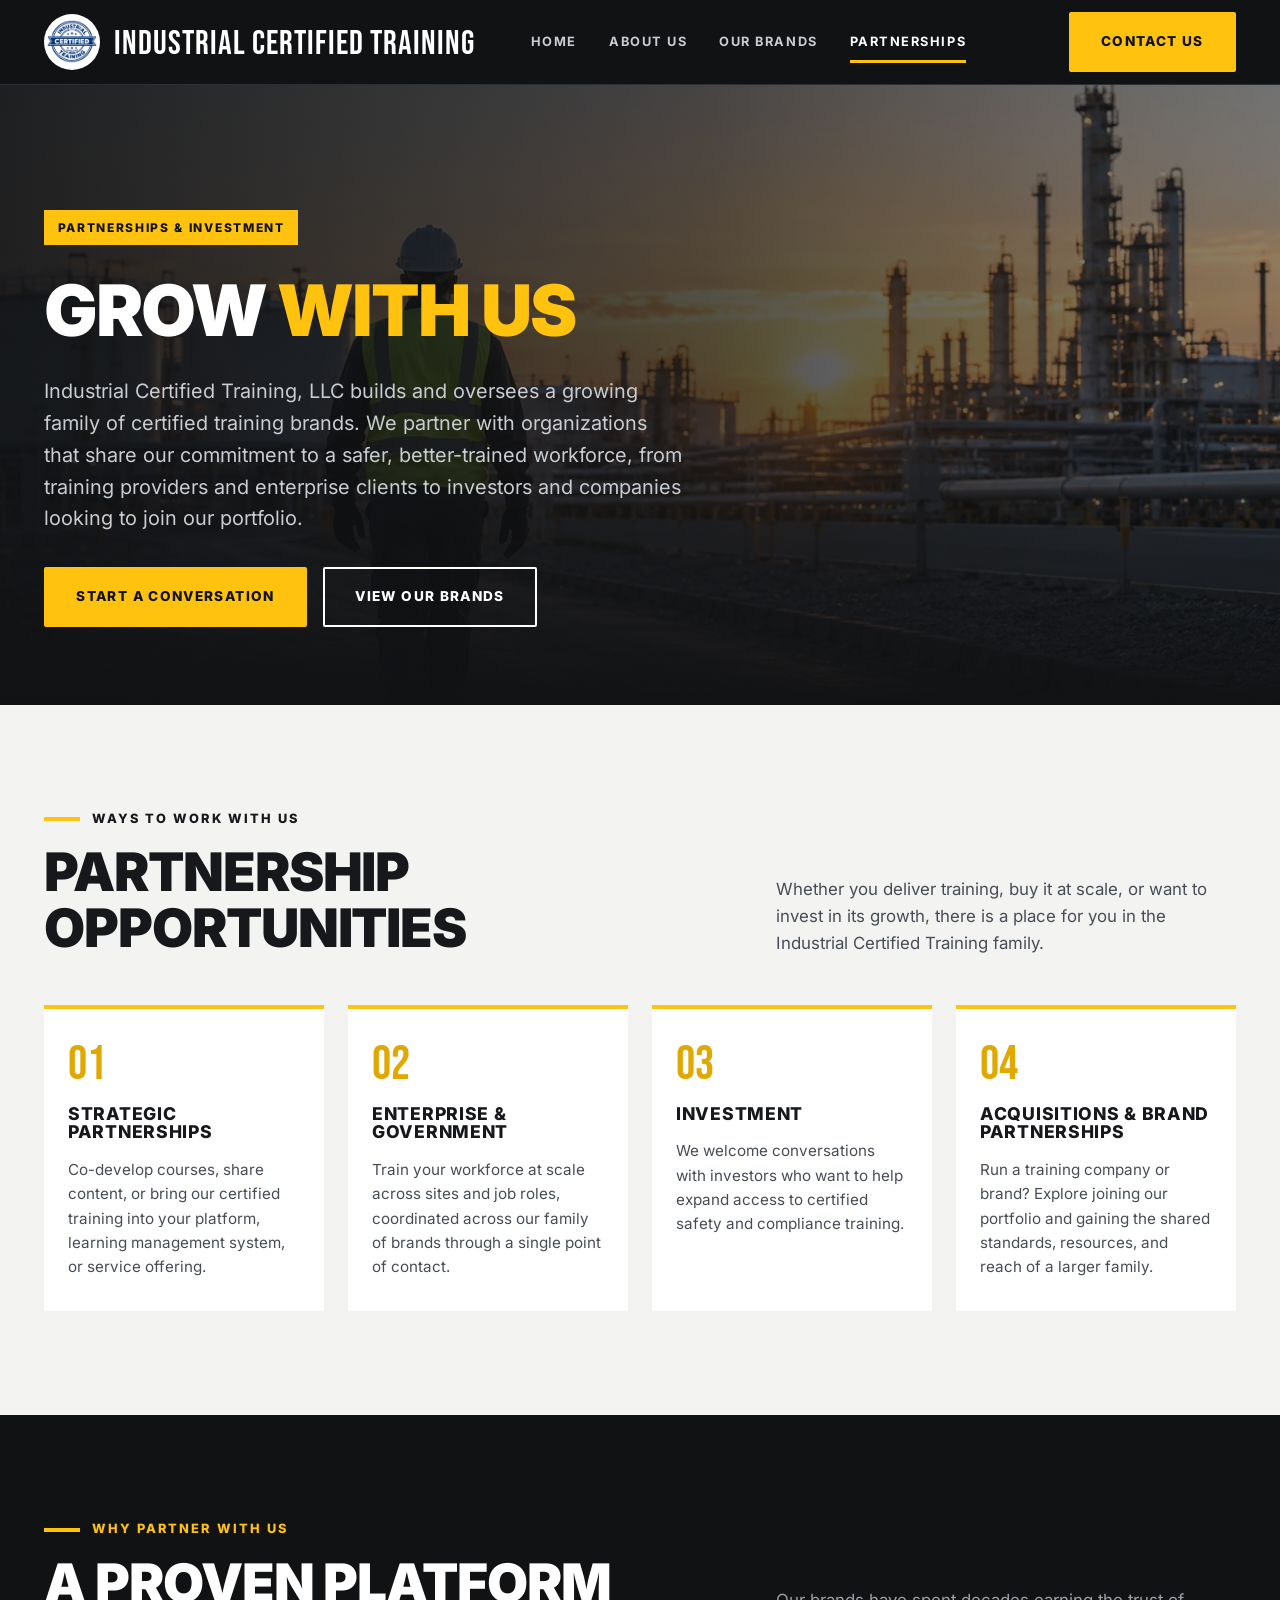
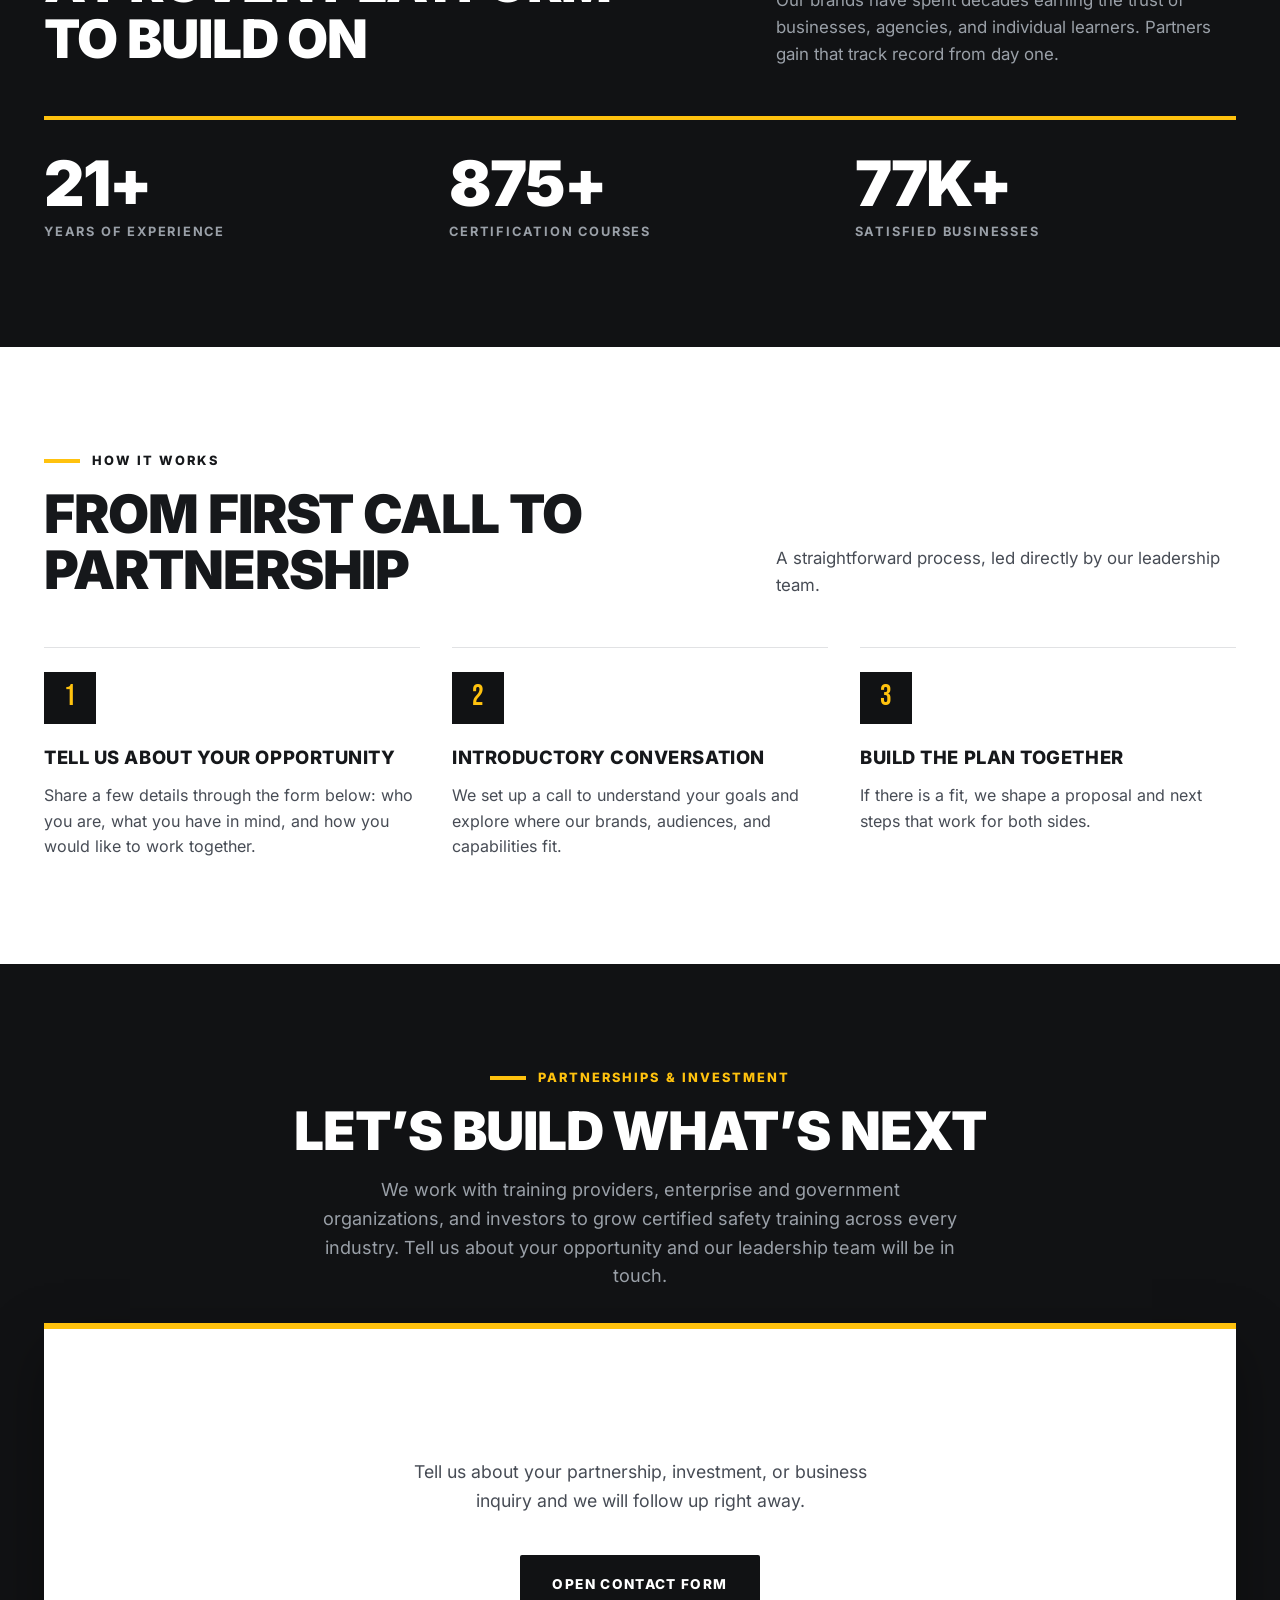
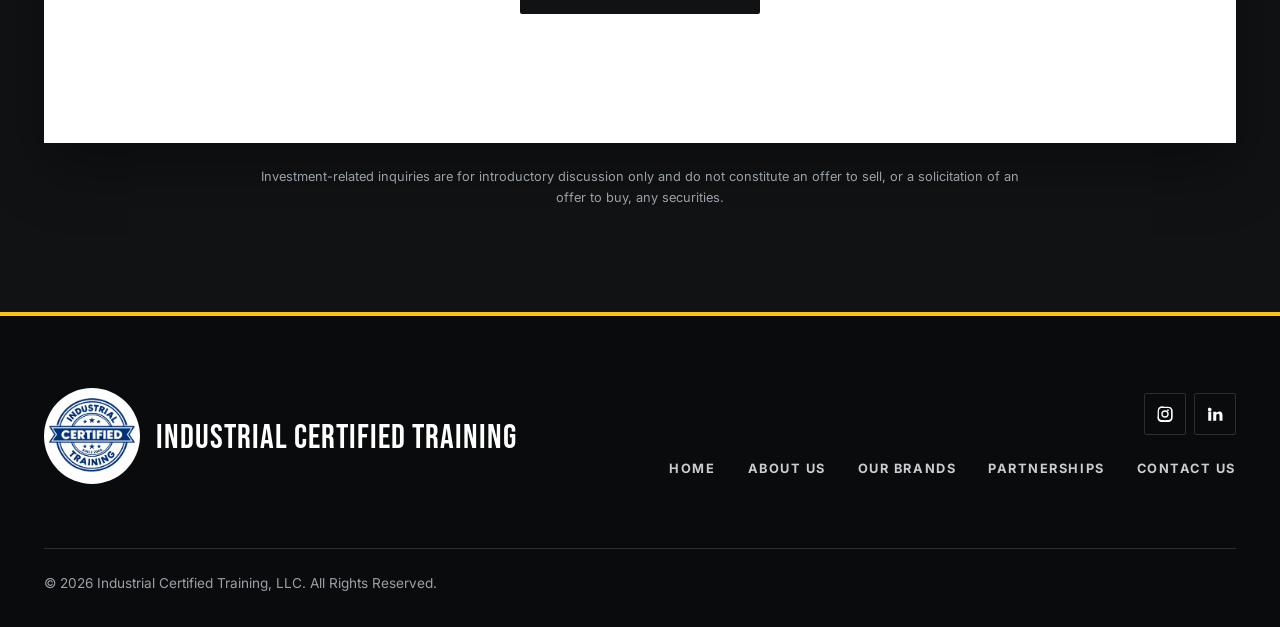
<file: partnerships.html>
<!DOCTYPE html>
<html lang="en">
<head>
    <meta charset="UTF-8">
    <meta name="viewport" content="width=device-width, initial-scale=1.0">

    <!-- Google tag (gtag.js) -->
    <script async src="https://www.googletagmanager.com/gtag/js?id=G-7F2FLD8WXP"></script>
    <script>
      window.dataLayer = window.dataLayer || [];
      function gtag(){dataLayer.push(arguments);}
      gtag('js', new Date());
      gtag('config', 'G-7F2FLD8WXP');
    </script>
    <title>Partnerships &amp; Investment | Industrial Certified Training</title>
    <meta name="description" content="Partner with Industrial Certified Training, LLC. We work with training providers, enterprise and government organizations, investors, and training brands looking to join our portfolio.">
    <meta name="robots" content="index, follow">
    <link rel="canonical" href="https://www.ictraining.us/partnerships.html">

    <meta property="og:type" content="website">
    <meta property="og:site_name" content="Industrial Certified Training">
    <meta property="og:url" content="https://www.ictraining.us/partnerships.html">
    <meta property="og:title" content="Partnerships &amp; Investment | Industrial Certified Training">
    <meta property="og:description" content="Partner with Industrial Certified Training, LLC. We work with training providers, enterprise and government organizations, investors, and training brands looking to join our portfolio.">
    <meta property="og:image" content="https://www.ictraining.us/images/about-us/our-vision.webp">
    <meta property="og:locale" content="en_US">

    <link rel="icon" href="./images/home/footer-logo.webp" type="image/webp">
    <link rel="preload" href="fonts/inter-var.woff2" as="font" type="font/woff2" crossorigin>
    <link rel="preload" href="fonts/bebas-neue.woff2" as="font" type="font/woff2" crossorigin>
    <link rel="preload" href="images/about-us/our-vision.webp" as="image" fetchpriority="high">
    <link rel="stylesheet" href="css/style.css">
    <script type="application/ld+json">
    {
      "@context": "https://schema.org",
      "@graph": [
        {
          "@type": "Organization",
          "@id": "https://www.ictraining.us/#organization",
          "name": "Industrial Certified Training",
          "legalName": "Industrial Certified Training, LLC",
          "url": "https://www.ictraining.us/",
          "logo": "https://www.ictraining.us/images/home/footer-logo.webp",
          "description": "Industrial Certified Training, LLC is the parent company behind a family of industry-certified safety and compliance training brands, including HAZWOPER-OSHA, ELDT Training, and OSHA certification programs, serving construction, maritime, healthcare, oil & gas, and general industry.",
          "brand": [
            { "@type": "Brand", "name": "HAZWOPER-OSHA", "url": "https://hazwoper-osha.com" },
            { "@type": "Brand", "name": "ELDT Training", "url": "https://eldttraining.us" },
            { "@type": "Brand", "name": "OSHA Training", "url": "https://oshascorm.org" },
            { "@type": "Brand", "name": "AI Skills", "url": "https://ai-skills.work" },
            { "@type": "Brand", "name": "Data Center Training", "url": "https://datacentertraining.us" }
          ],
          "sameAs": [
            "https://www.instagram.com/industrial_certified_training/",
            "https://www.linkedin.com/company/industrial-certified-training/"
          ]
        },
        {
          "@type": "WebSite",
          "@id": "https://www.ictraining.us/#website",
          "url": "https://www.ictraining.us/",
          "name": "Industrial Certified Training",
          "publisher": { "@id": "https://www.ictraining.us/#organization" }
        },
        {
          "@type": "BreadcrumbList",
          "@id": "https://www.ictraining.us/partnerships.html#breadcrumb",
          "itemListElement": [
            { "@type": "ListItem", "position": 1, "name": "Home", "item": "https://www.ictraining.us/" },
            { "@type": "ListItem", "position": 2, "name": "Partnerships", "item": "https://www.ictraining.us/partnerships.html" }
          ]
        }
      ]
    }
    </script>
</head>
<body>
    <a class="skip-link" href="#main">Skip to content</a>

    <svg aria-hidden="true" style="position:absolute;width:0;height:0;overflow:hidden" focusable="false">
        <symbol id="icon-menu" viewBox="0 0 24 24"><path d="M3 6h18M3 12h18M3 18h18" stroke="currentColor" stroke-width="2" stroke-linecap="round"/></symbol>
        <symbol id="icon-close" viewBox="0 0 24 24"><path d="M6 6l12 12M18 6L6 18" stroke="currentColor" stroke-width="2" stroke-linecap="round"/></symbol>
        <symbol id="icon-linkedin" viewBox="0 0 24 24"><path fill="currentColor" d="M4.98 3.5a2.5 2.5 0 1 1-.02 5 2.5 2.5 0 0 1 .02-5zM3 9h4v12H3V9zm7 0h3.8v1.7h.05c.53-1 1.83-2.05 3.77-2.05C21.4 8.65 22 11 22 14.1V21h-4v-6.1c0-1.45-.03-3.32-2.02-3.32-2.03 0-2.34 1.58-2.34 3.22V21h-4V9z"/></symbol>
        <symbol id="icon-instagram" viewBox="0 0 24 24"><path fill="currentColor" d="M12 2.2c2.7 0 3 .01 4.12.06 1.11.05 1.87.23 2.53.48.7.27 1.29.63 1.87 1.21.58.58.94 1.17 1.21 1.87.25.66.43 1.42.48 2.53.05 1.12.06 1.42.06 4.12s-.01 3-.06 4.12c-.05 1.11-.23 1.87-.48 2.53-.27.7-.63 1.29-1.21 1.87-.58.58-1.17.94-1.87 1.21-.66.25-1.42.43-2.53.48-1.12.05-1.42.06-4.12.06s-3-.01-4.12-.06c-1.11-.05-1.87-.23-2.53-.48-.7-.27-1.29-.63-1.87-1.21-.58-.58-.94-1.17-1.21-1.87-.25-.66-.43-1.42-.48-2.53C2.21 15 2.2 14.7 2.2 12s.01-3 .06-4.12c.05-1.11.23-1.87.48-2.53.27-.7.63-1.29 1.21-1.87.58-.58 1.17-.94 1.87-1.21.66-.25 1.42-.43 2.53-.48C9 2.21 9.3 2.2 12 2.2zm0 1.8c-2.65 0-2.96.01-4.01.06-.96.04-1.48.2-1.83.34-.46.18-.79.39-1.13.74-.35.34-.56.67-.74 1.13-.14.35-.3.87-.34 1.83-.05 1.05-.06 1.36-.06 4.01s.01 2.96.06 4.01c.04.96.2 1.48.34 1.83.18.46.39.79.74 1.13.34.35.67.56 1.13.74.35.14.87.3 1.83.34 1.05.05 1.36.06 4.01.06s2.96-.01 4.01-.06c.96-.04 1.48-.2 1.83-.34.46-.18.79-.39 1.13-.74.35-.34.56-.67.74-1.13.14-.35.3-.87.34-1.83.05-1.05.06-1.36.06-4.01s-.01-2.96-.06-4.01c-.04-.96-.2-1.48-.34-1.83a3.03 3.03 0 0 0-.74-1.13 3.03 3.03 0 0 0-1.13-.74c-.35-.14-.87-.3-1.83-.34-1.05-.05-1.36-.06-4.01-.06zm0 3.06a4.94 4.94 0 1 1 0 9.88 4.94 4.94 0 0 1 0-9.88zm0 1.8a3.14 3.14 0 1 0 0 6.28 3.14 3.14 0 0 0 0-6.28zm5.13-1.99a1.15 1.15 0 1 1-2.3 0 1.15 1.15 0 0 1 2.3 0z"/></symbol>
    </svg>

    <header class="site-header">
        <div class="container nav">
            <a class="nav-brand" href="./" aria-label="Industrial Certified Training home">
                <img src="images/home/footer-logo.webp" alt="Industrial Certified Training" width="900" height="834">
                <span class="nav-brand__text">Industrial Certified Training</span>
            </a>
            <button class="nav-toggle" type="button" aria-controls="navbarNav" aria-expanded="false" aria-label="Toggle navigation menu">
                <svg class="icon icon-menu" aria-hidden="true"><use href="#icon-menu"></use></svg>
                <svg class="icon icon-close" aria-hidden="true"><use href="#icon-close"></use></svg>
            </button>
            <nav class="nav-links" id="navbarNav" aria-label="Primary">
                <a href="./">Home</a>
                <a href="./about-us.html">About Us</a>
                <a href="./our-brands.html">Our Brands</a>
                <a href="./partnerships.html" aria-current="page">Partnerships</a>
                <a href="#typeform-section" class="btn btn-primary nav-cta--mobile">Contact Us</a>
            </nav>
            <a href="#typeform-section" class="btn btn-primary nav-cta">Contact Us</a>
        </div>
    </header>

    <main id="main">
        <section class="hero hero--page">
            <div class="hero__bg">
                <img src="images/about-us/our-vision.webp" alt="" width="1600" height="1200" fetchpriority="high">
            </div>
            <div class="container">
                <div class="hero__content">
                    <span class="hero__tag">Partnerships &amp; Investment</span>
                    <h1>Grow <span>With Us</span></h1>
                    <p>Industrial Certified Training, LLC builds and oversees a growing family of certified training brands. We partner with organizations that share our commitment to a safer, better-trained workforce, from training providers and enterprise clients to investors and companies looking to join our portfolio.</p>
                    <div class="hero__actions">
                        <a href="#typeform-section" class="btn btn-primary">Start a Conversation</a>
                        <a href="./our-brands.html" class="btn btn-outline">View Our Brands</a>
                    </div>
                </div>
            </div>
        </section>

        <section class="section section--alt">
            <div class="container">
                <div class="section-head">
                    <div>
                        <p class="section-eyebrow">Ways to work with us</p>
                        <h2>Partnership opportunities</h2>
                    </div>
                    <p>Whether you deliver training, buy it at scale, or want to invest in its growth, there is a place for you in the Industrial Certified Training family.</p>
                </div>
                <div class="partner-grid">
                    <article class="partner-card">
                        <span class="partner-card__num">01</span>
                        <h3 class="partner-card__title">Strategic Partnerships</h3>
                        <p>Co-develop courses, share content, or bring our certified training into your platform, learning management system, or service offering.</p>
                    </article>
                    <article class="partner-card">
                        <span class="partner-card__num">02</span>
                        <h3 class="partner-card__title">Enterprise &amp; Government</h3>
                        <p>Train your workforce at scale across sites and job roles, coordinated across our family of brands through a single point of contact.</p>
                    </article>
                    <article class="partner-card">
                        <span class="partner-card__num">03</span>
                        <h3 class="partner-card__title">Investment</h3>
                        <p>We welcome conversations with investors who want to help expand access to certified safety and compliance training.</p>
                    </article>
                    <article class="partner-card">
                        <span class="partner-card__num">04</span>
                        <h3 class="partner-card__title">Acquisitions &amp; Brand Partnerships</h3>
                        <p>Run a training company or brand? Explore joining our portfolio and gaining the shared standards, resources, and reach of a larger family.</p>
                    </article>
                </div>
            </div>
        </section>

        <section class="section section--dark">
            <div class="container">
                <div class="section-head">
                    <div>
                        <p class="section-eyebrow">Why partner with us</p>
                        <h2>A proven platform to build on</h2>
                    </div>
                    <p>Our brands have spent decades earning the trust of businesses, agencies, and individual learners. Partners gain that track record from day one.</p>
                </div>
                <div class="stats__grid">
                    <div>
                        <div class="stats__number"><span class="counter" data-target="25">0</span>+</div>
                        <p class="stats__label">Years of Experience</p>
                    </div>
                    <div>
                        <div class="stats__number"><span class="counter" data-target="1000">0</span>+</div>
                        <p class="stats__label">Certification Courses</p>
                    </div>
                    <div>
                        <div class="stats__number"><span class="counter" data-target="89">0</span>K+</div>
                        <p class="stats__label">Satisfied Businesses</p>
                    </div>
                </div>
            </div>
        </section>

        <section class="section">
            <div class="container">
                <div class="section-head">
                    <div>
                        <p class="section-eyebrow">How it works</p>
                        <h2>From first call to partnership</h2>
                    </div>
                    <p>A straightforward process, led directly by our leadership team.</p>
                </div>
                <ol class="steps">
                    <li class="step">
                        <span class="step__num">1</span>
                        <h3 class="step__title">Tell us about your opportunity</h3>
                        <p>Share a few details through the form below: who you are, what you have in mind, and how you would like to work together.</p>
                    </li>
                    <li class="step">
                        <span class="step__num">2</span>
                        <h3 class="step__title">Introductory conversation</h3>
                        <p>We set up a call to understand your goals and explore where our brands, audiences, and capabilities fit.</p>
                    </li>
                    <li class="step">
                        <span class="step__num">3</span>
                        <h3 class="step__title">Build the plan together</h3>
                        <p>If there is a fit, we shape a proposal and next steps that work for both sides.</p>
                    </li>
                </ol>
            </div>
        </section>

        <section class="section contact-cta" id="typeform-section">
            <div class="container">
                <p class="section-eyebrow text-center">Partnerships &amp; Investment</p>
                <h2 class="text-center">Let&rsquo;s Build What&rsquo;s Next</h2>
                <p class="text-center lead max-w-prose mx-auto">We work with training providers, enterprise and government organizations, and investors to grow certified safety training across every industry. Tell us about your opportunity and our leadership team will be in touch.</p>
                <div class="contact-cta__panel">
                    <div class="tf-placeholder" data-tf-placeholder>
                        <p class="contact-cta__loading">Tell us about your partnership, investment, or business inquiry and we will follow up right away.</p>
                        <button type="button" class="btn btn-primary" data-tf-trigger="01JFSV156N80ZSB11TZV2MEFP5">Open Contact Form</button>
                    </div>
                </div>
                <p class="contact-cta__note">Investment-related inquiries are for introductory discussion only and do not constitute an offer to sell, or a solicitation of an offer to buy, any securities.</p>
            </div>
        </section>
    </main>

    <footer class="site-footer">
        <div class="container footer-grid">
            <div class="footer-brand">
                <img src="./images/home/footer-logo.webp" alt="" width="900" height="834" loading="lazy">
                <span class="footer-brand__text">Industrial Certified Training</span>
            </div>
            <div class="footer-content">
                <div class="footer-top">
                    <div class="social-icons">
                        <a href="https://www.instagram.com/industrial_certified_training/" class="social-icon" aria-label="Industrial Certified Training on Instagram"><svg class="icon" aria-hidden="true"><use href="#icon-instagram"></use></svg></a>
                        <a href="https://www.linkedin.com/company/industrial-certified-training/" class="social-icon" aria-label="Industrial Certified Training on LinkedIn"><svg class="icon" aria-hidden="true"><use href="#icon-linkedin"></use></svg></a>
                    </div>
                </div>
                <nav class="footer-links" aria-label="Footer">
                    <a href="./">Home</a>
                    <a href="./about-us.html">About Us</a>
                    <a href="./our-brands.html">Our Brands</a>
                    <a href="./partnerships.html">Partnerships</a>
                    <a href="./contact-us.html">Contact Us</a>
                </nav>
            </div>
            <p class="footer-bottom">&copy; <span id="current_year"></span> Industrial Certified Training, LLC. All Rights Reserved.</p>
        </div>
    </footer>

    <script src="./js/main.js" defer></script>
</body>
</html>
</file>
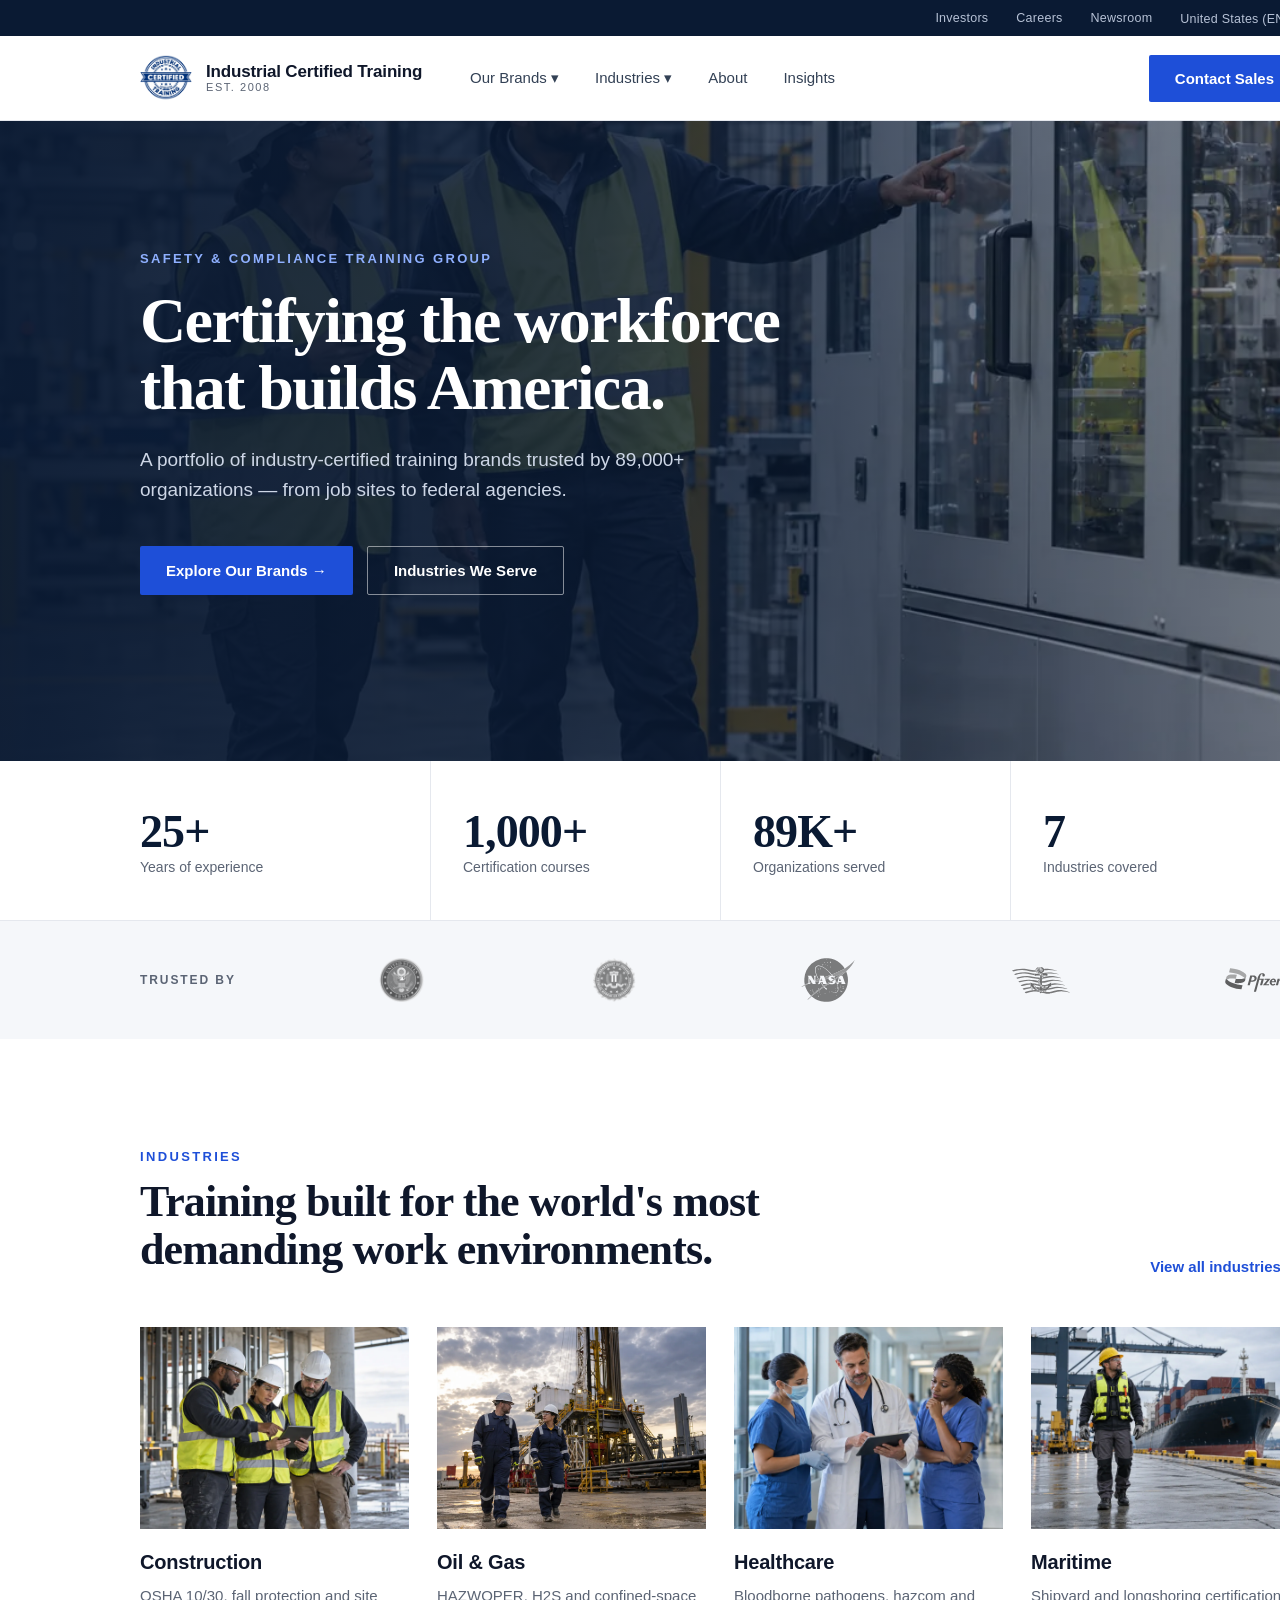
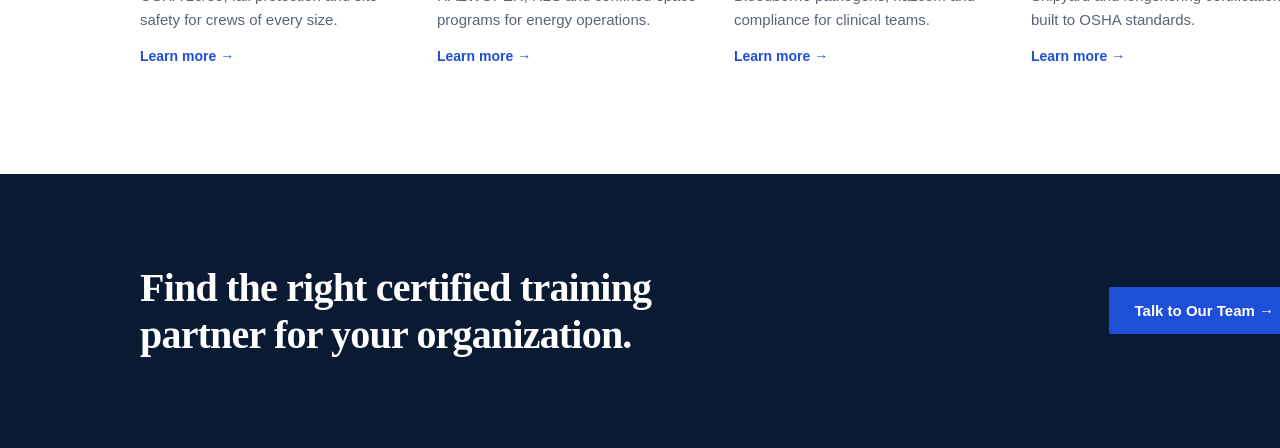
<file: design-concepts/a-enterprise-navy.html>
<!DOCTYPE html>
<html lang="en"><head><meta charset="UTF-8"><meta name="robots" content="noindex"><title>Concept A — Enterprise Navy</title>
<link rel="stylesheet" href="_shared.css">
<style>
:root{--navy:#0a1a33;--blue:#1e4fd8;--ink:#0f172a;--muted:#5b6474;--line:#e5e8ee;--bg2:#f5f7fa}
body{font-family:Inter,sans-serif;color:var(--ink);background:#fff}
.util{background:var(--navy);color:#b7c2d6;font-size:12.5px;letter-spacing:.02em}
.util .wrap{display:flex;justify-content:flex-end;gap:28px;height:36px;align-items:center}
header{border-bottom:1px solid var(--line);background:#fff}
header .wrap{display:flex;align-items:center;height:84px;gap:48px}
.brand{display:flex;align-items:center;gap:14px}
.brand img{width:52px}
.brand b{font-size:17px;font-weight:700;letter-spacing:-.01em;line-height:1.1}
.brand small{display:block;font-size:11px;font-weight:500;color:var(--muted);letter-spacing:.14em;text-transform:uppercase}
nav{display:flex;gap:36px;font-size:15px;font-weight:500;color:#334155;flex:1}
.btn{display:inline-flex;align-items:center;gap:10px;font-weight:600;font-size:15px;padding:15px 26px;border-radius:2px}
.btn-p{background:var(--blue);color:#fff}
.btn-o{border:1px solid rgba(255,255,255,.5);color:#fff}
.hero{position:relative;height:640px;background:url(../images/home/ct-general-industry.webp) center 40%/cover;}
.hero:before{content:"";position:absolute;inset:0;background:linear-gradient(90deg,rgba(10,26,51,.96) 0%,rgba(10,26,51,.85) 42%,rgba(10,26,51,.2) 100%)}
.hero .wrap{position:relative;padding-top:130px;color:#fff}
.eyebrow{font-size:13px;font-weight:600;letter-spacing:.18em;text-transform:uppercase;color:#8fb0ff}
.hero h1{font-family:'Inter Display',Inter;font-size:64px;line-height:1.04;font-weight:600;letter-spacing:-.025em;max-width:720px;margin:22px 0 24px}
.hero p{font-size:19px;line-height:1.6;color:#cdd6e6;max-width:560px;margin-bottom:40px}
.hero .actions{display:flex;gap:14px}
.stats{background:#fff;border-bottom:1px solid var(--line)}
.stats .wrap{display:grid;grid-template-columns:repeat(4,1fr)}
.stat{padding:44px 32px;border-left:1px solid var(--line)}
.stat:first-child{border-left:0;padding-left:0}
.stat b{display:block;font-family:'Inter Display';font-size:46px;font-weight:600;letter-spacing:-.02em;color:var(--navy)}
.stat span{font-size:14px;color:var(--muted)}
.trust{background:var(--bg2);padding:36px 0}
.trust .wrap{display:flex;align-items:center;justify-content:space-between}
.trust p{font-size:12px;letter-spacing:.16em;text-transform:uppercase;color:var(--muted);font-weight:600}
.trust img{height:46px;width:auto;filter:grayscale(1);opacity:.65}
section.pad{padding:110px 0}
.sh{display:flex;justify-content:space-between;align-items:end;margin-bottom:52px}
.sh h2{font-family:'Inter Display';font-size:44px;font-weight:600;letter-spacing:-.02em;max-width:620px;line-height:1.1;margin-top:14px}
.sh .eyebrow{color:var(--blue)}
.link{color:var(--blue);font-weight:600;font-size:15px}
.grid4{display:grid;grid-template-columns:repeat(4,1fr);gap:28px}
.card img{aspect-ratio:4/3;object-fit:cover;width:100%}
.card h3{font-size:20px;font-weight:600;margin:22px 0 10px;letter-spacing:-.01em}
.card p{color:var(--muted);font-size:15px;line-height:1.6}
.card .link{display:block;margin-top:16px;font-size:14px}
.cta{background:var(--navy);color:#fff;padding:90px 0}
.cta .wrap{display:flex;justify-content:space-between;align-items:center}
.cta h2{font-family:'Inter Display';font-size:40px;font-weight:600;letter-spacing:-.02em;max-width:640px}
</style></head><body>
<div class="util"><div class="wrap"><span>Investors</span><span>Careers</span><span>Newsroom</span><span>United States (EN) ▾</span></div></div>
<header><div class="wrap">
<a class="brand"><img src="../images/home/footer-logo.webp"><span><b>Industrial Certified Training</b><small>Est. 2008</small></span></a>
<nav><span>Our Brands ▾</span><span>Industries ▾</span><span>About</span><span>Insights</span></nav>
<a class="btn btn-p">Contact Sales</a></div></header>
<section class="hero"><div class="wrap">
<div class="eyebrow">Safety &amp; Compliance Training Group</div>
<h1>Certifying the workforce that builds America.</h1>
<p>A portfolio of industry-certified training brands trusted by 89,000+ organizations — from job sites to federal agencies.</p>
<div class="actions"><a class="btn btn-p">Explore Our Brands →</a><a class="btn btn-o">Industries We Serve</a></div>
</div></section>
<div class="stats"><div class="wrap">
<div class="stat"><b>25+</b><span>Years of experience</span></div>
<div class="stat"><b>1,000+</b><span>Certification courses</span></div>
<div class="stat"><b>89K+</b><span>Organizations served</span></div>
<div class="stat"><b>7</b><span>Industries covered</span></div></div></div>
<div class="trust"><div class="wrap"><p>Trusted by</p>
<img src="../images/home/us-army-logo.webp"><img src="../images/home/fbi-logo.webp"><img src="../images/home/nasa-logo.svg"><img src="../images/home/us-sailors-logo.svg"><img src="../images/home/pfizer-logo.svg"></div></div>
<section class="pad"><div class="wrap">
<div class="sh"><div><div class="eyebrow">Industries</div><h2>Training built for the world's most demanding work environments.</h2></div><a class="link">View all industries →</a></div>
<div class="grid4">
<div class="card"><img src="../images/home/ct-construction.webp"><h3>Construction</h3><p>OSHA 10/30, fall protection and site safety for crews of every size.</p><span class="link">Learn more →</span></div>
<div class="card"><img src="../images/home/ct-oil-and-gas.webp"><h3>Oil &amp; Gas</h3><p>HAZWOPER, H2S and confined-space programs for energy operations.</p><span class="link">Learn more →</span></div>
<div class="card"><img src="../images/home/ct-heathcare.webp"><h3>Healthcare</h3><p>Bloodborne pathogens, hazcom and compliance for clinical teams.</p><span class="link">Learn more →</span></div>
<div class="card"><img src="../images/home/ct-maritime.webp"><h3>Maritime</h3><p>Shipyard and longshoring certifications built to OSHA standards.</p><span class="link">Learn more →</span></div>
</div></div></section>
<section class="cta"><div class="wrap"><h2>Find the right certified training partner for your organization.</h2><a class="btn btn-p">Talk to Our Team →</a></div></section>
</body></html>
</file>
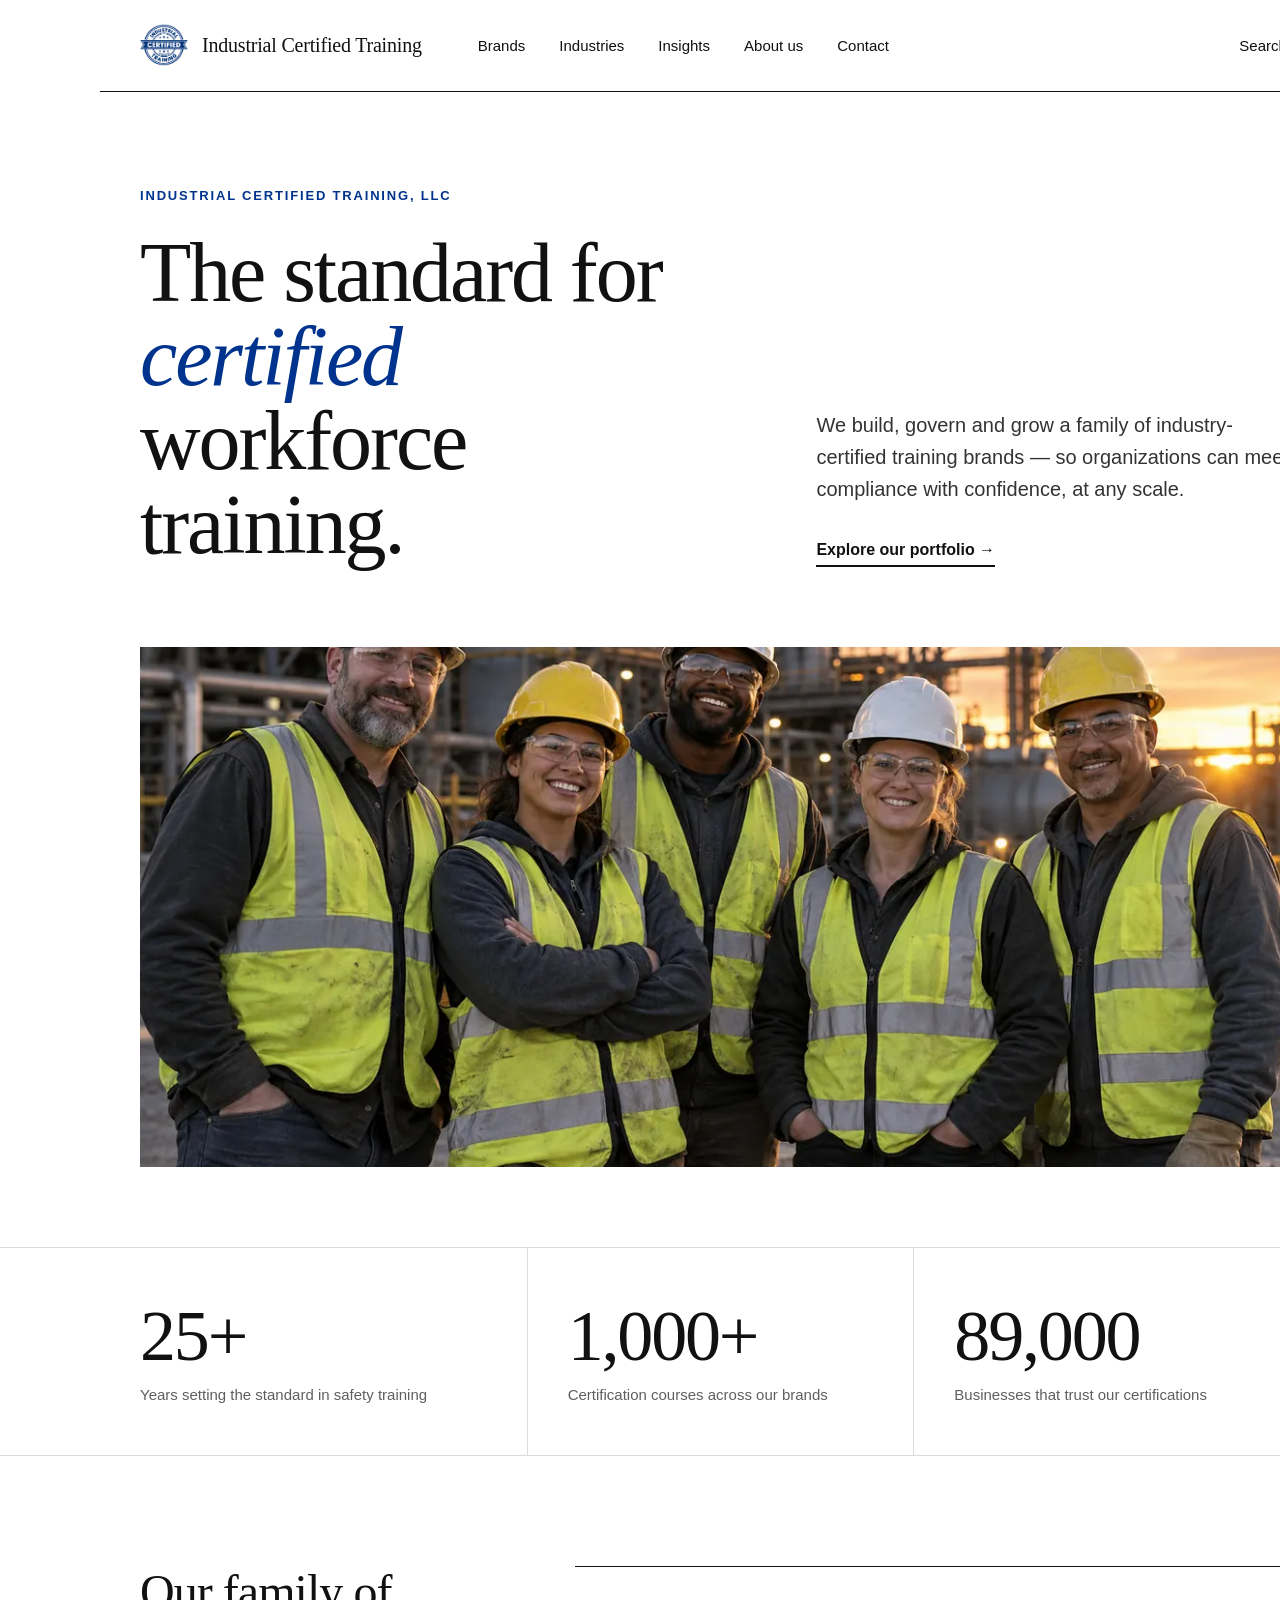
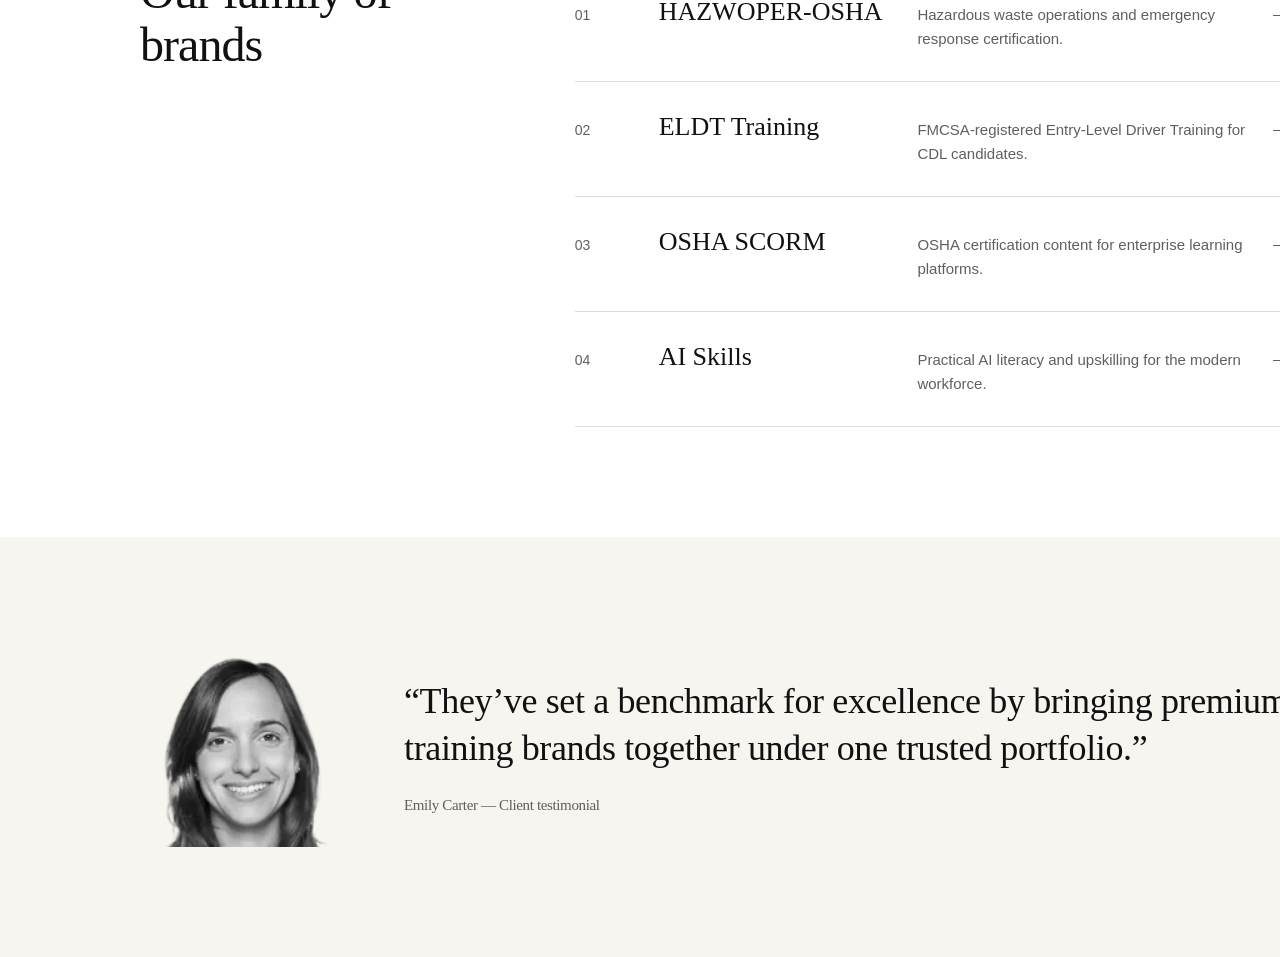
<file: design-concepts/b-executive-editorial.html>
<!DOCTYPE html>
<html lang="en"><head><meta charset="UTF-8"><meta name="robots" content="noindex"><title>Concept B — Executive Editorial</title>
<link rel="stylesheet" href="_shared.css">
<style>
:root{--ink:#111111;--muted:#5f5f5f;--line:#dcdcdc;--accent:#00338d;--cream:#f7f5f0}
body{font-family:Inter,sans-serif;color:var(--ink);background:#fff}
.serif{font-family:'Bitstream Charter','Charter',Georgia,serif}
header .wrap{display:flex;align-items:center;height:92px;gap:56px;border-bottom:1px solid var(--ink)}
.brand{display:flex;align-items:center;gap:14px;font-size:20px;letter-spacing:-.01em}
.brand img{width:48px}
nav{display:flex;gap:34px;font-size:15px;flex:1}
.search{font-size:15px}
.hero{padding:96px 0 80px}
.hero .wrap{display:grid;grid-template-columns:1.25fr 1fr;gap:72px;align-items:end}
.kicker{font-size:13px;letter-spacing:.14em;text-transform:uppercase;font-weight:600;color:var(--accent);margin-bottom:28px}
.hero h1{font-size:84px;line-height:1.0;font-weight:400;letter-spacing:-.025em}
.hero h1 i{color:var(--accent)}
.hero p{font-size:20px;line-height:1.6;color:#333;margin-bottom:36px}
.arrow{display:inline-flex;gap:14px;align-items:center;font-weight:600;font-size:16px;border-bottom:2px solid var(--ink);padding-bottom:6px}
.banner{height:520px;background:url(../images/home/proven-results.webp) center/cover}
.numbers{border-top:1px solid var(--line);border-bottom:1px solid var(--line)}
.numbers .wrap{display:grid;grid-template-columns:repeat(3,1fr)}
.n{padding:52px 40px 52px 0}
.n+.n{padding-left:40px;border-left:1px solid var(--line)}
.n b{font-size:72px;font-weight:400;letter-spacing:-.03em;display:block;line-height:1}
.n span{display:block;margin-top:14px;color:var(--muted);font-size:15px}
.feature{padding:110px 0}
.feature .wrap{display:grid;grid-template-columns:1fr 2fr;gap:72px}
.feature h2{font-size:48px;font-weight:400;line-height:1.1;letter-spacing:-.02em}
.list{border-top:1px solid var(--ink)}
.row{display:grid;grid-template-columns:60px 1fr 1.4fr 30px;gap:24px;padding:30px 0;border-bottom:1px solid var(--line);align-items:baseline}
.row em{font-style:normal;color:var(--muted);font-size:14px}
.row h3{font-size:26px;font-weight:400}
.row p{color:var(--muted);font-size:15px;line-height:1.6}
.quote{background:var(--cream);padding:110px 0}
.quote .wrap{display:grid;grid-template-columns:200px 1fr;gap:64px;align-items:center}
.quote img{width:200px;height:200px;object-fit:cover;filter:grayscale(1)}
.quote blockquote{font-size:36px;line-height:1.3;letter-spacing:-.01em}
.quote cite{display:block;font-style:normal;font-family:Inter;font-size:15px;color:var(--muted);margin-top:24px}
</style></head><body>
<header><div class="wrap"><a class="brand serif"><img src="../images/home/footer-logo.webp">Industrial Certified Training</a>
<nav><span>Brands</span><span>Industries</span><span>Insights</span><span>About us</span><span>Contact</span></nav><span class="search">Search ⌕</span></div></header>
<section class="hero"><div class="wrap">
<div><div class="kicker">Industrial Certified Training, LLC</div><h1 class="serif">The standard for <i>certified</i> workforce training.</h1></div>
<div><p>We build, govern and grow a family of industry-certified training brands — so organizations can meet compliance with confidence, at any scale.</p><a class="arrow">Explore our portfolio →</a></div>
</div></section>
<div class="wrap"><div class="banner"></div></div>
<div class="numbers" style="margin-top:80px"><div class="wrap">
<div class="n"><b class="serif">25+</b><span>Years setting the standard in safety training</span></div>
<div class="n"><b class="serif">1,000+</b><span>Certification courses across our brands</span></div>
<div class="n"><b class="serif">89,000</b><span>Businesses that trust our certifications</span></div></div></div>
<section class="feature"><div class="wrap">
<h2 class="serif">Our family of brands</h2>
<div class="list">
<div class="row"><em>01</em><h3 class="serif">HAZWOPER-OSHA</h3><p>Hazardous waste operations and emergency response certification.</p><span>→</span></div>
<div class="row"><em>02</em><h3 class="serif">ELDT Training</h3><p>FMCSA-registered Entry-Level Driver Training for CDL candidates.</p><span>→</span></div>
<div class="row"><em>03</em><h3 class="serif">OSHA SCORM</h3><p>OSHA certification content for enterprise learning platforms.</p><span>→</span></div>
<div class="row"><em>04</em><h3 class="serif">AI Skills</h3><p>Practical AI literacy and upskilling for the modern workforce.</p><span>→</span></div>
</div></div></section>
<section class="quote"><div class="wrap"><img src="../images/home/emily-carter.webp">
<blockquote class="serif">“They’ve set a benchmark for excellence by bringing premium training brands together under one trusted portfolio.”<cite>Emily Carter — Client testimonial</cite></blockquote></div></section>
</body></html>
</file>
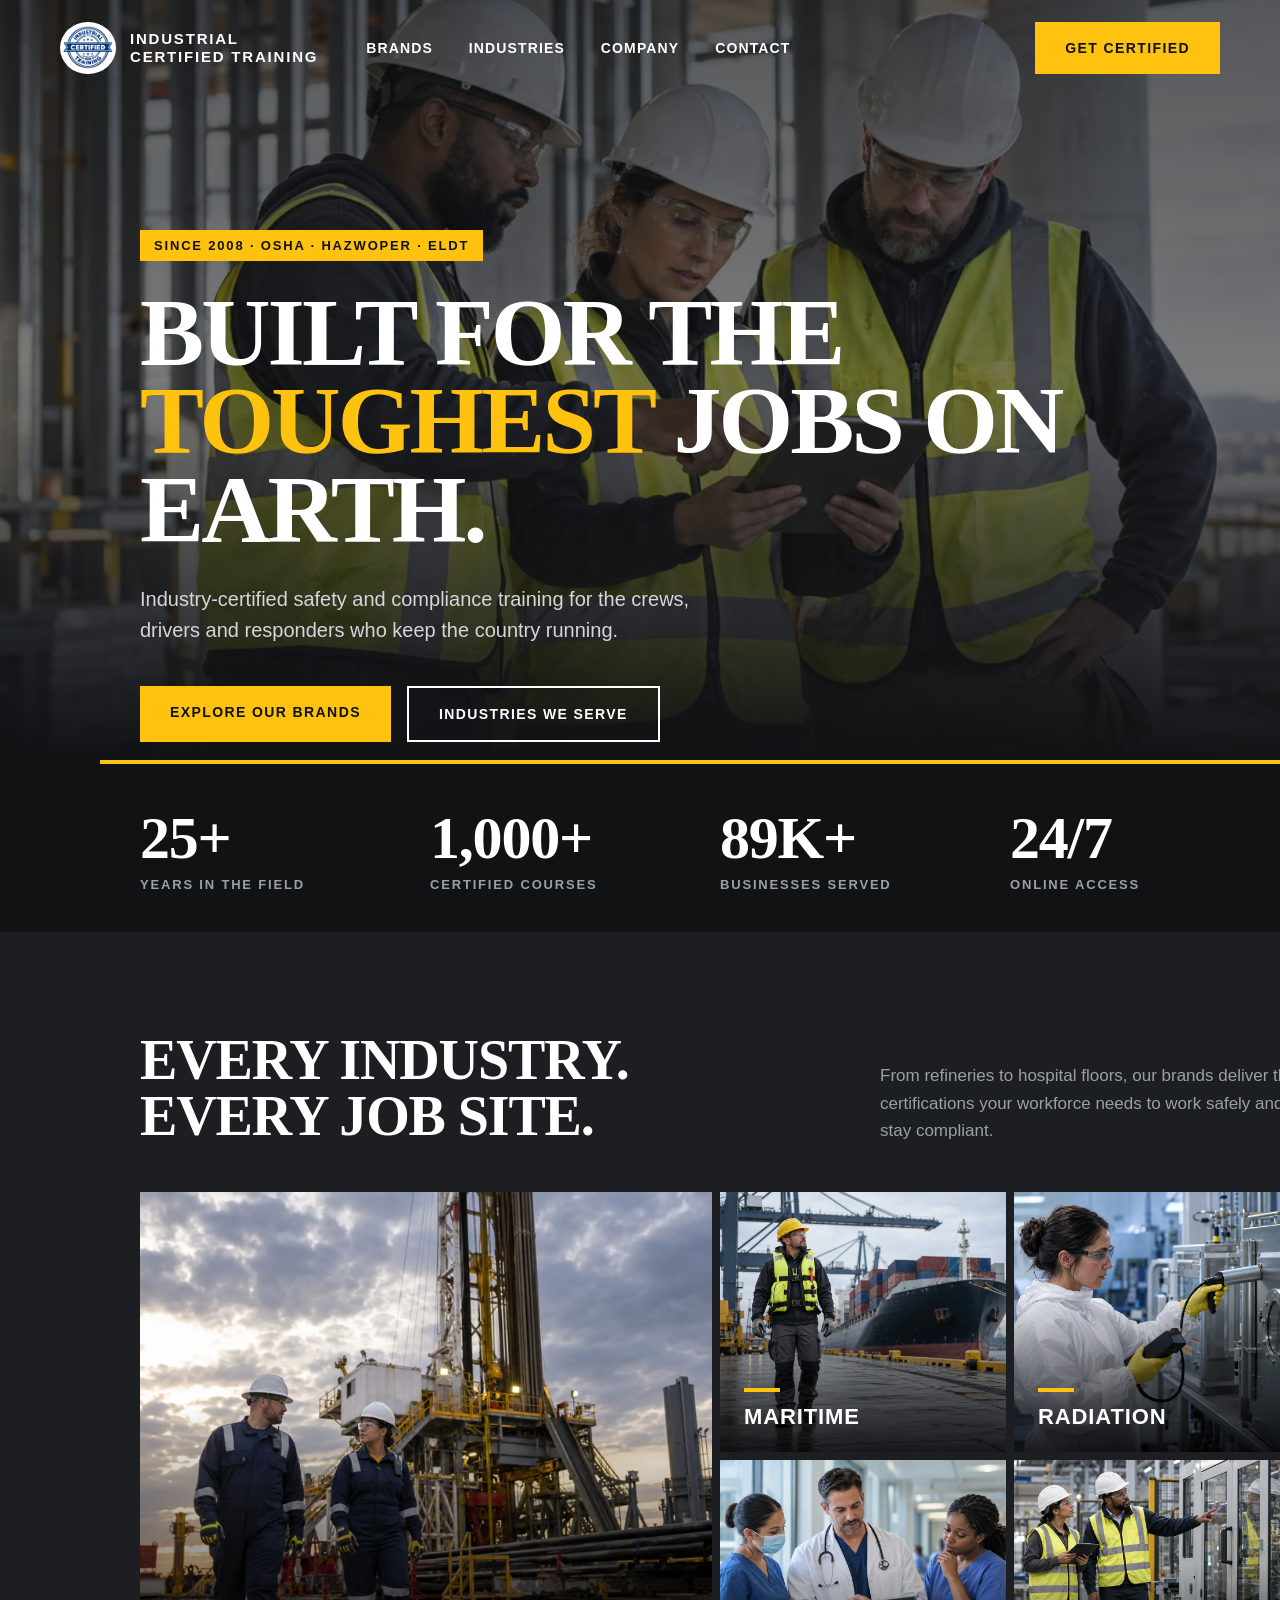
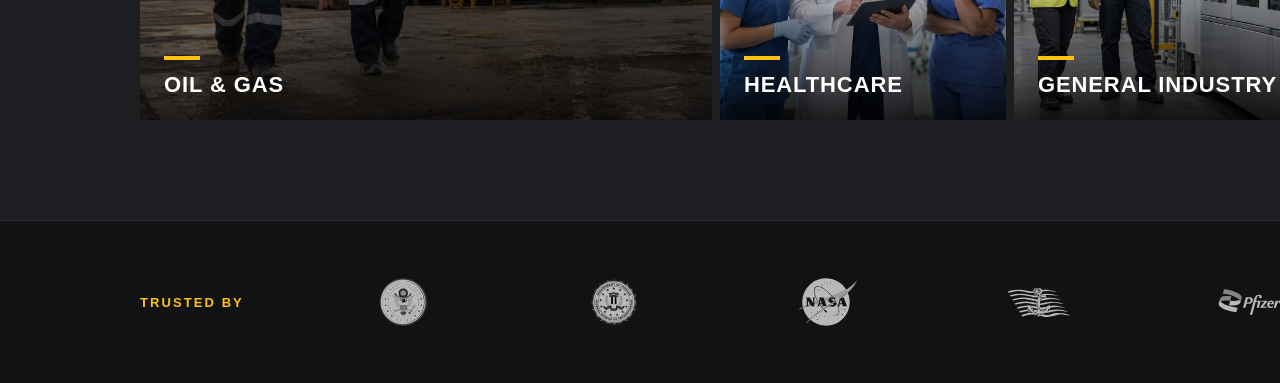
<file: design-concepts/c-industrial-strength.html>
<!DOCTYPE html>
<html lang="en"><head><meta charset="UTF-8"><meta name="robots" content="noindex"><title>Concept C — Industrial Strength</title>
<link rel="stylesheet" href="_shared.css">
<style>
:root{--black:#111214;--char:#1c1e22;--yellow:#ffc20e;--muted:#9aa0a8;--line:#2c2f35}
body{font-family:Inter,sans-serif;color:#fff;background:var(--black)}
header{position:absolute;top:0;left:0;right:0;z-index:2}
header .wrap{display:flex;align-items:center;height:96px;gap:48px}
.brand{display:flex;gap:14px;align-items:center;font-weight:800;font-size:15px;letter-spacing:.12em;text-transform:uppercase;line-height:1.2}
.brand img{width:56px;background:#fff;border-radius:50%;padding:3px}
nav{display:flex;gap:36px;flex:1;font-size:14px;font-weight:600;letter-spacing:.08em;text-transform:uppercase}
.btn{display:inline-block;font-weight:800;font-size:14px;letter-spacing:.1em;text-transform:uppercase;padding:18px 30px}
.btn-y{background:var(--yellow);color:#111}
.btn-g{border:2px solid #fff}
.hero{position:relative;height:760px;background:url(../images/home/ct-construction.webp) center 35%/cover}
.hero:before{content:"";position:absolute;inset:0;background:linear-gradient(180deg,rgba(17,18,20,.7),rgba(17,18,20,.55) 50%,rgba(17,18,20,1))}
.hero .wrap{position:relative;padding-top:230px}
.tag{display:inline-block;background:var(--yellow);color:#111;font-weight:800;font-size:13px;letter-spacing:.14em;text-transform:uppercase;padding:8px 14px;margin-bottom:28px}
.hero h1{font-family:'Inter Display';font-weight:900;font-size:96px;line-height:.92;letter-spacing:-.03em;text-transform:uppercase;max-width:960px}
.hero h1 span{color:var(--yellow)}
.hero p{font-size:20px;line-height:1.55;color:#d3d6db;max-width:600px;margin:30px 0 40px}
.hero .actions{display:flex;gap:16px}
.stats .wrap{display:grid;grid-template-columns:repeat(4,1fr);border-top:4px solid var(--yellow)}
.stat{padding:40px 0}
.stat b{font-family:'Inter Display';font-weight:900;font-size:60px;letter-spacing:-.02em}
.stat span{display:block;font-size:13px;letter-spacing:.14em;text-transform:uppercase;color:var(--muted);font-weight:600;margin-top:4px}
.ind{padding:100px 0;background:var(--char)}
.ind h2{font-family:'Inter Display';font-weight:900;font-size:56px;text-transform:uppercase;letter-spacing:-.02em;line-height:1}
.ind .top{display:flex;justify-content:space-between;align-items:end;margin-bottom:48px}
.ind .top p{color:var(--muted);max-width:420px;font-size:17px;line-height:1.6}
.tiles{display:grid;grid-template-columns:2fr 1fr 1fr;grid-template-rows:260px 260px;gap:8px}
.tile{position:relative;background-size:cover;background-position:center}
.tile:after{content:"";position:absolute;inset:0;background:linear-gradient(180deg,transparent 40%,rgba(0,0,0,.85))}
.tile h3{position:absolute;left:24px;bottom:22px;z-index:1;font-weight:800;font-size:22px;text-transform:uppercase;letter-spacing:.04em}
.tile h3:before{content:"";display:block;width:36px;height:4px;background:var(--yellow);margin-bottom:12px}
.t1{grid-row:span 2}
.trust{padding:56px 0;border-top:1px solid var(--line)}
.trust .wrap{display:flex;justify-content:space-between;align-items:center}
.trust img{height:50px;width:auto;filter:grayscale(1) invert(1) brightness(1.4);opacity:.7}
.trust p{font-size:13px;letter-spacing:.16em;text-transform:uppercase;font-weight:700;color:var(--yellow)}
</style></head><body>
<header><div class="wrap"><a class="brand"><img src="../images/home/footer-logo.webp">Industrial<br>Certified Training</a>
<nav><span>Brands</span><span>Industries</span><span>Company</span><span>Contact</span></nav><a class="btn btn-y">Get Certified</a></div></header>
<section class="hero"><div class="wrap">
<span class="tag">Since 2008 · OSHA · HAZWOPER · ELDT</span>
<h1>Built for the <span>toughest</span> jobs on earth.</h1>
<p>Industry-certified safety and compliance training for the crews, drivers and responders who keep the country running.</p>
<div class="actions"><a class="btn btn-y">Explore Our Brands</a><a class="btn btn-g">Industries We Serve</a></div>
</div></section>
<div class="stats"><div class="wrap">
<div class="stat"><b>25+</b><span>Years in the field</span></div>
<div class="stat"><b>1,000+</b><span>Certified courses</span></div>
<div class="stat"><b>89K+</b><span>Businesses served</span></div>
<div class="stat"><b>24/7</b><span>Online access</span></div></div></div>
<section class="ind"><div class="wrap">
<div class="top"><h2>Every industry.<br>Every job site.</h2><p>From refineries to hospital floors, our brands deliver the certifications your workforce needs to work safely and stay compliant.</p></div>
<div class="tiles">
<div class="tile t1" style="background-image:url(../images/home/ct-oil-and-gas.webp)"><h3>Oil &amp; Gas</h3></div>
<div class="tile" style="background-image:url(../images/home/ct-maritime.webp)"><h3>Maritime</h3></div>
<div class="tile" style="background-image:url(../images/home/ct-radiation.webp)"><h3>Radiation</h3></div>
<div class="tile" style="background-image:url(../images/home/ct-heathcare.webp)"><h3>Healthcare</h3></div>
<div class="tile" style="background-image:url(../images/home/ct-general-industry.webp)"><h3>General Industry</h3></div>
</div></div></section>
<div class="trust"><div class="wrap"><p>Trusted by</p>
<img src="../images/home/us-army-logo.webp"><img src="../images/home/fbi-logo.webp"><img src="../images/home/nasa-logo.svg"><img src="../images/home/us-sailors-logo.svg"><img src="../images/home/pfizer-logo.svg"></div></div>
</body></html>
</file>
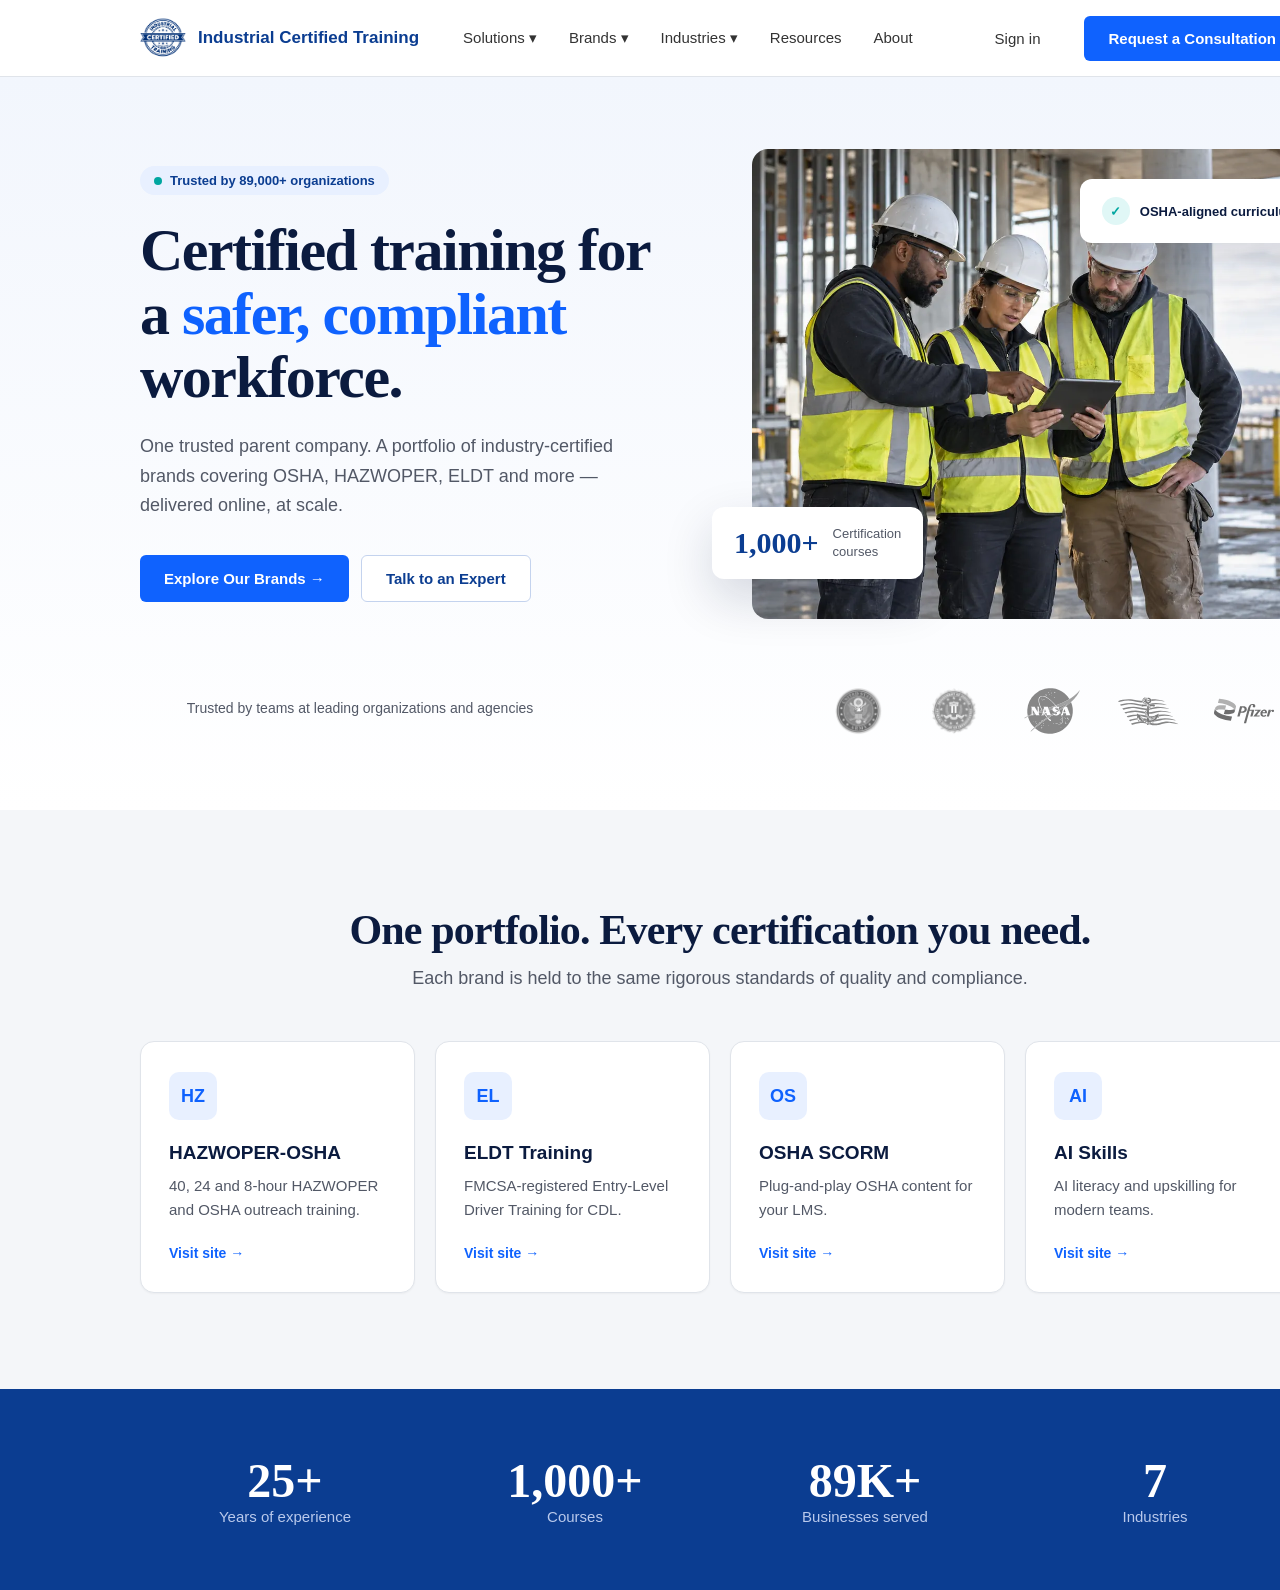
<file: design-concepts/d-global-blue.html>
<!DOCTYPE html>
<html lang="en"><head><meta charset="UTF-8"><meta name="robots" content="noindex"><title>Concept D — Global Blue</title>
<link rel="stylesheet" href="_shared.css">
<style>
:root{--blue:#0b3d91;--blue2:#0f62fe;--sky:#e8f0ff;--ink:#161616;--muted:#525866;--line:#e0e4ea;--bg:#f4f6f9;--teal:#00a6a0}
body{font-family:Inter,sans-serif;color:var(--ink);background:#fff}
header{border-bottom:1px solid var(--line)}
header .wrap{display:flex;align-items:center;height:76px;gap:44px}
.brand{display:flex;align-items:center;gap:12px;font-weight:700;font-size:17px;color:var(--blue)}
.brand img{width:46px}
nav{display:flex;gap:32px;font-size:15px;color:#333;flex:1}
.btn{display:inline-flex;align-items:center;gap:10px;font-weight:600;font-size:15px;padding:14px 24px;border-radius:6px}
.btn-p{background:var(--blue2);color:#fff}
.btn-s{background:#fff;color:var(--blue);border:1px solid #c4d3ee}
.hero{background:linear-gradient(180deg,#f2f6fd,#fff);padding:72px 0 0}
.hero .wrap{display:grid;grid-template-columns:1fr 1fr;gap:64px;align-items:center}
.pill{display:inline-flex;gap:8px;align-items:center;background:var(--sky);color:var(--blue);font-size:13px;font-weight:600;padding:7px 14px;border-radius:999px;margin-bottom:24px}
.pill i{width:8px;height:8px;border-radius:50%;background:var(--teal);display:block}
.hero h1{font-family:'Inter Display';font-size:60px;line-height:1.06;letter-spacing:-.025em;font-weight:700;color:#0b1b3f}
.hero h1 span{color:var(--blue2)}
.hero p{font-size:18px;line-height:1.65;color:var(--muted);margin:22px 0 34px;max-width:520px}
.hero .actions{display:flex;gap:12px}
.media{position:relative}
.media img{border-radius:16px;height:470px;width:100%;object-fit:cover}
.float{position:absolute;background:#fff;border-radius:12px;box-shadow:0 20px 50px rgba(11,27,63,.16);padding:18px 22px}
.f1{left:-40px;bottom:40px;display:flex;gap:14px;align-items:center}
.f1 b{font-size:30px;color:var(--blue);font-family:'Inter Display'}
.f1 span{font-size:13px;color:var(--muted);line-height:1.4}
.f2{right:-20px;top:30px;font-size:13px;font-weight:600;color:#0b1b3f;display:flex;gap:10px;align-items:center}
.f2 i{width:28px;height:28px;border-radius:50%;background:#e0f7f6;color:var(--teal);display:grid;place-items:center;font-style:normal}
.logos{padding:56px 0 64px}
.logos p{text-align:center;font-size:14px;color:var(--muted);margin-bottom:26px}
.logos .row{display:flex;justify-content:space-between;align-items:center;padding:0 60px}
.logos img{height:48px;width:auto;filter:grayscale(1);opacity:.6}
.brands{background:var(--bg);padding:96px 0}
.brands h2{font-family:'Inter Display';font-size:42px;letter-spacing:-.02em;text-align:center;color:#0b1b3f}
.brands .sub{text-align:center;color:var(--muted);font-size:18px;margin:14px 0 52px}
.g{display:grid;grid-template-columns:repeat(4,1fr);gap:20px}
.bc{background:#fff;border:1px solid var(--line);border-radius:14px;padding:30px 28px;box-shadow:0 1px 2px rgba(0,0,0,.04)}
.ic{width:48px;height:48px;border-radius:10px;background:var(--sky);color:var(--blue2);display:grid;place-items:center;font-weight:800;font-size:18px;margin-bottom:22px}
.bc h3{font-size:19px;margin-bottom:10px;color:#0b1b3f}
.bc p{color:var(--muted);font-size:15px;line-height:1.6;margin-bottom:22px}
.bc a{color:var(--blue2);font-weight:600;font-size:14px}
.band{background:var(--blue);color:#fff;padding:64px 0}
.band .wrap{display:grid;grid-template-columns:repeat(4,1fr);text-align:center}
.band b{font-family:'Inter Display';font-size:48px;display:block}
.band span{color:#b9c9ec;font-size:15px}
</style></head><body>
<header><div class="wrap"><a class="brand"><img src="../images/home/footer-logo.webp">Industrial Certified Training</a>
<nav><span>Solutions ▾</span><span>Brands ▾</span><span>Industries ▾</span><span>Resources</span><span>About</span></nav>
<span style="font-size:15px;color:#333">Sign in</span><a class="btn btn-p">Request a Consultation</a></div></header>
<section class="hero"><div class="wrap">
<div><span class="pill"><i></i>Trusted by 89,000+ organizations</span>
<h1>Certified training for a <span>safer, compliant</span> workforce.</h1>
<p>One trusted parent company. A portfolio of industry-certified brands covering OSHA, HAZWOPER, ELDT and more — delivered online, at scale.</p>
<div class="actions"><a class="btn btn-p">Explore Our Brands →</a><a class="btn btn-s">Talk to an Expert</a></div></div>
<div class="media"><img src="../images/home/ct-construction.webp">
<div class="float f1"><b>1,000+</b><span>Certification<br>courses</span></div>
<div class="float f2"><i>✓</i>OSHA-aligned curriculum</div></div>
</div>
<div class="wrap logos"><p>Trusted by teams at leading organizations and agencies</p><div class="row">
<img src="../images/home/us-army-logo.webp"><img src="../images/home/fbi-logo.webp"><img src="../images/home/nasa-logo.svg"><img src="../images/home/us-sailors-logo.svg"><img src="../images/home/pfizer-logo.svg"></div></div>
</section>
<section class="brands"><div class="wrap">
<h2>One portfolio. Every certification you need.</h2><p class="sub">Each brand is held to the same rigorous standards of quality and compliance.</p>
<div class="g">
<div class="bc"><div class="ic">HZ</div><h3>HAZWOPER-OSHA</h3><p>40, 24 and 8-hour HAZWOPER and OSHA outreach training.</p><a>Visit site →</a></div>
<div class="bc"><div class="ic">EL</div><h3>ELDT Training</h3><p>FMCSA-registered Entry-Level Driver Training for CDL.</p><a>Visit site →</a></div>
<div class="bc"><div class="ic">OS</div><h3>OSHA SCORM</h3><p>Plug-and-play OSHA content for your LMS.</p><a>Visit site →</a></div>
<div class="bc"><div class="ic">AI</div><h3>AI Skills</h3><p>AI literacy and upskilling for modern teams.</p><a>Visit site →</a></div>
</div></div></section>
<section class="band"><div class="wrap">
<div><b>25+</b><span>Years of experience</span></div><div><b>1,000+</b><span>Courses</span></div><div><b>89K+</b><span>Businesses served</span></div><div><b>7</b><span>Industries</span></div></div></section>
</body></html>
</file>
<file: css/style.css>
/* ===================== Fonts (self-hosted) ===================== */
@font-face {
  font-family: 'Inter';
  font-style: normal;
  font-weight: 100 900;
  font-display: swap;
  src: url('../fonts/inter-var.woff2') format('woff2');
}
@font-face {
  font-family: 'Bebas Neue';
  font-style: normal;
  font-weight: 400;
  font-display: swap;
  src: url('../fonts/bebas-neue.woff2') format('woff2');
}

/* ===================== Design tokens ===================== */
:root {
  --color-black: #111214;
  --color-char: #1c1e22;
  --color-char-2: #25282d;
  --color-yellow: #ffc20e;
  --color-yellow-dark: #e0a800;
  --color-text: #16181b;
  --color-text-secondary: #474c55;
  --color-text-muted: #6b7079;
  --color-on-dark: #ffffff;
  --color-on-dark-secondary: #c9ccd1;
  --color-on-dark-muted: #9aa0a8;
  --color-bg: #ffffff;
  --color-bg-alt: #f3f3f1;
  --color-border: #e1e2e4;
  --color-border-dark: #2c2f35;
  --color-white: #ffffff;

  --font-heading: 'Inter', system-ui, -apple-system, 'Segoe UI', sans-serif;
  --font-body: 'Inter', system-ui, -apple-system, 'Segoe UI', sans-serif;
  --font-wordmark: 'Bebas Neue', 'Oswald', 'Arial Narrow', sans-serif;

  --space-1: 0.25rem;
  --space-2: 0.5rem;
  --space-3: 1rem;
  --space-4: 1.5rem;
  --space-5: 2rem;
  --space-6: 3rem;
  --space-7: 4.5rem;
  --space-8: 6.5rem;

  --radius-sm: 2px;

  --shadow-sm: 0 2px 8px rgba(0, 0, 0, 0.08);
  --shadow-md: 0 14px 34px rgba(0, 0, 0, 0.16);
  --shadow-lg: 0 24px 56px rgba(0, 0, 0, 0.35);

  --header-h: 84px;
  --container-max: 1240px;
  --transition: 0.25s ease;
}

/* ===================== Reset ===================== */
*, *::before, *::after { box-sizing: border-box; }
html { scroll-behavior: smooth; scroll-padding-top: var(--header-h); }
@media (prefers-reduced-motion: reduce) {
  html { scroll-behavior: auto; }
  *, *::before, *::after { animation-duration: 0.01ms !important; animation-iteration-count: 1 !important; transition-duration: 0.01ms !important; scroll-behavior: auto !important; }
}
body {
  margin: 0;
  font-family: var(--font-body);
  color: var(--color-text);
  background: var(--color-bg);
  line-height: 1.6;
  -webkit-font-smoothing: antialiased;
}
img { max-width: 100%; height: auto; display: block; }
a { color: inherit; text-decoration: none; }
ul { margin: 0; padding: 0; list-style: none; }
button { font: inherit; cursor: pointer; }
svg { display: block; }

h1, h2, h3, h4, h5, h6 {
  font-family: var(--font-heading);
  font-weight: 800;
  line-height: 1.05;
  letter-spacing: -0.02em;
  margin: 0 0 var(--space-3);
  color: var(--color-text);
}
h1 { font-size: clamp(2.6rem, 1.4rem + 5.2vw, 6rem); font-weight: 900; text-transform: uppercase; line-height: 0.95; letter-spacing: -0.03em; }
h2 { font-size: clamp(2rem, 1.4rem + 2.4vw, 3.5rem); font-weight: 900; text-transform: uppercase; letter-spacing: -0.02em; }
h3 { font-size: 1.3rem; letter-spacing: -0.01em; }
h4 { font-size: 0.85rem; text-transform: uppercase; letter-spacing: 0.12em; }
p { margin: 0 0 var(--space-3); color: var(--color-text-secondary); }
.lead { font-size: 1.125rem; color: var(--color-text-secondary); }

.icon { width: 1em; height: 1em; fill: none; }

/* ===================== Layout helpers ===================== */
.container { width: 100%; max-width: var(--container-max); margin-inline: auto; padding-inline: var(--space-4); }

/* Grid items default to min-width:auto, which lets a replaced element's
   intrinsic size (e.g. a wide image) blow out the track. Reset it everywhere. */
.stats__grid > *, .services__grid > *, .work-with__grid > *, .section-head > *,
.industries__grid > *, .testimonials__layout > *, .story-row > *, .brand-grid > * {
  min-width: 0;
}
.section { padding-block: var(--space-8); }
.section--dark { background: var(--color-black); color: var(--color-on-dark); }
.section--char { background: var(--color-char); color: var(--color-on-dark); }
.section--alt { background: var(--color-bg-alt); }
.section--flush-top { padding-top: 0; }
.section--dark h2, .section--dark h3, .section--char h2, .section--char h3 { color: var(--color-on-dark); }
.section--dark p, .section--char p { color: var(--color-on-dark-muted); }

.section-eyebrow {
  display: flex; align-items: center; gap: 0.75rem;
  font-weight: 800; text-transform: uppercase; letter-spacing: 0.16em;
  color: var(--color-text); font-size: 0.8rem; margin-bottom: var(--space-3);
}
.section-eyebrow::before { content: ''; width: 36px; height: 4px; background: var(--color-yellow); flex-shrink: 0; }
.section--dark .section-eyebrow, .section--char .section-eyebrow { color: var(--color-yellow); }
.text-center .section-eyebrow, .section-eyebrow.text-center { justify-content: center; }

.section-head { display: grid; gap: var(--space-4); align-items: end; margin-bottom: var(--space-6); }
.section-head h2 { margin: 0; }
.section-head > p { margin: 0; max-width: 460px; font-size: 1.05rem; }
@media (min-width: 992px) { .section-head { grid-template-columns: 1.2fr 1fr; } .section-head > p { justify-self: end; } }

.text-center { text-align: center; }
.visually-hidden {
  position: absolute; width: 1px; height: 1px; padding: 0; margin: -1px;
  overflow: hidden; clip: rect(0, 0, 0, 0); white-space: nowrap; border: 0;
}

.skip-link {
  position: absolute; top: -100px; left: var(--space-3);
  background: var(--color-yellow); color: var(--color-black); font-weight: 700;
  padding: 0.75rem 1.25rem; z-index: 2000; transition: top var(--transition);
}
.skip-link:focus { top: var(--space-3); }

:focus-visible { outline: 3px solid var(--color-yellow); outline-offset: 2px; }

/* ===================== Buttons ===================== */
.btn {
  display: inline-flex; align-items: center; justify-content: center; gap: 0.6rem;
  padding: 1.05rem 1.9rem; border-radius: var(--radius-sm);
  font-weight: 800; font-size: 0.85rem; letter-spacing: 0.1em; text-transform: uppercase;
  border: 2px solid transparent; min-height: 48px;
  transition: transform var(--transition), box-shadow var(--transition), background var(--transition), color var(--transition), border-color var(--transition);
}
.btn .icon { width: 1.1em; height: 1.1em; }
.btn-primary { background: var(--color-yellow); color: var(--color-black); }
.btn-primary:hover, .btn-primary:focus-visible { background: var(--color-white); transform: translateY(-2px); box-shadow: var(--shadow-md); }
.btn-outline { background: transparent; color: var(--color-white); border-color: var(--color-white); }
.btn-outline:hover, .btn-outline:focus-visible { background: var(--color-white); color: var(--color-black); }
.btn-dark { background: var(--color-black); color: var(--color-white); }
.btn-dark:hover, .btn-dark:focus-visible { background: var(--color-yellow); color: var(--color-black); }

/* ===================== Header ===================== */
.site-header {
  position: sticky; top: 0; z-index: 1000;
  background: var(--color-black); color: var(--color-white);
  border-bottom: 1px solid var(--color-border-dark);
}
.nav { display: flex; align-items: center; justify-content: space-between; height: var(--header-h); gap: var(--space-5); }
.nav-brand { display: flex; align-items: center; gap: 0.85rem; flex-shrink: 0; }
.nav-brand img { height: 56px; width: 56px; object-fit: contain; background: var(--color-white); border-radius: 50%; padding: 3px; }
.nav-brand__text { font-family: var(--font-wordmark); font-weight: 400; font-size: 2.1rem; letter-spacing: 0.03em; text-transform: uppercase; line-height: 1; white-space: nowrap; padding-top: 0.15em; }
.nav-links { display: flex; align-items: center; gap: var(--space-5); margin-right: auto; margin-left: var(--space-4); }
.nav-links a:not(.btn) {
  white-space: nowrap; font-weight: 700; font-size: 0.8rem; letter-spacing: 0.12em; text-transform: uppercase;
  color: var(--color-on-dark-secondary); position: relative; padding-block: 0.4rem;
  transition: color var(--transition);
}
.nav-links a:not(.btn)::after {
  content: ''; position: absolute; left: 0; bottom: -4px; width: 0; height: 3px;
  background: var(--color-yellow); transition: width var(--transition);
}
.nav-links a:not(.btn):hover { color: var(--color-white); }
.nav-links a:not(.btn):hover::after, .nav-links a[aria-current="page"]::after { width: 100%; }
.nav-links a[aria-current="page"] { color: var(--color-white); }
.nav-cta { display: none; white-space: nowrap; }
@media (min-width: 992px) { .nav-cta { display: inline-flex; } .nav-cta--mobile { display: none; } }

.nav-toggle {
  display: inline-flex; align-items: center; justify-content: center;
  width: 46px; height: 46px; border: 1px solid var(--color-border-dark); border-radius: var(--radius-sm);
  background: var(--color-char); color: var(--color-white);
}
.nav-toggle .icon { width: 22px; height: 22px; }
.nav-toggle .icon-close { display: none; }
.nav-toggle[aria-expanded="true"] .icon-menu { display: none; }
.nav-toggle[aria-expanded="true"] .icon-close { display: block; }

@media (max-width: 991.98px) {
  :root { --header-h: 72px; }
  .nav-brand img { height: 46px; width: 46px; }
  .nav-brand__text { font-size: 1.35rem; }
  .nav-links {
    position: fixed; top: var(--header-h); left: 0; right: 0; bottom: 0; margin: 0;
    flex-direction: column; align-items: flex-start;
    background: var(--color-black); padding: var(--space-5) var(--space-4);
    border-top: 4px solid var(--color-yellow);
    transform: translateY(-12px); opacity: 0; visibility: hidden; pointer-events: none;
    transition: transform var(--transition), opacity var(--transition), visibility var(--transition);
    gap: var(--space-4); overflow-y: auto;
  }
  .nav-links.is-open { transform: translateY(0); opacity: 1; visibility: visible; pointer-events: auto; }
  .nav-links a:not(.btn) { font-size: 1.1rem; }
}
@media (min-width: 992px) { .nav-toggle { display: none; } }
@media (min-width: 992px) and (max-width: 1199.98px) {
  .nav { gap: var(--space-4); }
  .nav-brand__text { font-size: 1.6rem; }
  .nav-links { gap: var(--space-4); margin-left: var(--space-2); }
  .nav-cta { padding-inline: 1.2rem; }
}
@media (max-width: 379.98px) {
  .nav-brand { gap: 0.6rem; }
  .nav-brand img { height: 40px; width: 40px; }
  .nav-brand__text { font-size: 1.12rem; }
}

/* ===================== Hero / banner ===================== */
.hero {
  position: relative; overflow: hidden; isolation: isolate;
  background: var(--color-black); color: var(--color-white);
  padding-block: clamp(5rem, 3rem + 9vw, 11rem) clamp(4rem, 3rem + 4vw, 6.5rem);
}
.hero__bg { position: absolute; inset: 0; z-index: -2; }
.hero__bg img { width: 100%; height: 100%; object-fit: cover; object-position: center 35%; filter: saturate(0.9); }
.hero::before {
  content: ''; position: absolute; inset: 0; z-index: -1;
  background:
    linear-gradient(90deg, rgba(17,18,20,0.92) 0%, rgba(17,18,20,0.72) 55%, rgba(17,18,20,0.45) 100%),
    linear-gradient(180deg, rgba(17,18,20,0) 55%, var(--color-black) 100%);
}
.hero__content { max-width: 980px; }
.hero__tag {
  display: inline-block; background: var(--color-yellow); color: var(--color-black);
  font-weight: 800; font-size: 0.75rem; letter-spacing: 0.14em; text-transform: uppercase;
  padding: 0.5rem 0.85rem; margin-bottom: var(--space-5);
}
.hero h1 { color: var(--color-white); margin-bottom: var(--space-5); }
.hero h1 span { color: var(--color-yellow); }
.hero p { color: var(--color-on-dark-secondary); font-size: clamp(1.05rem, 1rem + 0.3vw, 1.25rem); max-width: 640px; }
.hero p a { color: var(--color-yellow); text-decoration: underline; text-underline-offset: 3px; }
.hero__actions { display: flex; flex-wrap: wrap; gap: var(--space-3); margin-top: var(--space-5); }

.hero--page { padding-block: clamp(4.5rem, 3rem + 6vw, 8rem) clamp(3.5rem, 2.5rem + 3vw, 5.5rem); }
.hero--page h1 { font-size: clamp(2.3rem, 1.4rem + 3.8vw, 4.75rem); }

/* ===================== Stats ===================== */
.stats { background: var(--color-black); color: var(--color-white); padding-bottom: var(--space-6); }
.stats__grid { display: grid; grid-template-columns: repeat(3, 1fr); gap: var(--space-4); border-top: 4px solid var(--color-yellow); padding-top: var(--space-5); }
.stats__number { font-weight: 900; font-size: clamp(2.6rem, 2rem + 2.4vw, 4.25rem); letter-spacing: -0.03em; line-height: 1; color: var(--color-white); }
.stats__label { color: var(--color-on-dark-muted); font-weight: 700; font-size: 0.8rem; letter-spacing: 0.14em; text-transform: uppercase; margin: var(--space-2) 0 0; }
@media (max-width: 640px) { .stats__grid { grid-template-columns: 1fr; gap: var(--space-5); } }

/* ===================== Trusted network ===================== */
.trusted { background: var(--color-black); padding-block: var(--space-6); border-top: 1px solid var(--color-border-dark); }
.trusted__inner { display: flex; flex-wrap: wrap; align-items: center; gap: var(--space-5); }
.trusted__title { margin: 0; font-size: 0.8rem; font-weight: 800; letter-spacing: 0.16em; text-transform: uppercase; color: var(--color-yellow); flex-shrink: 0; }
.trusted__grid { display: flex; flex-wrap: wrap; align-items: center; justify-content: space-between; gap: var(--space-5); flex: 1; }
.trusted__grid img { max-height: 58px; width: auto; border-radius: var(--radius-sm); filter: grayscale(1) invert(1) brightness(1.5); opacity: 0.65; transition: filter var(--transition), opacity var(--transition), background-color var(--transition); }
.trusted__grid img:hover { filter: none; opacity: 1; background-color: var(--color-white); }
@media (max-width: 767.98px) {
  .trusted__inner { justify-content: center; text-align: center; }
  .trusted__grid { flex: 1 1 100%; display: grid; grid-template-columns: repeat(3, 1fr); justify-items: center; gap: var(--space-4); }
  .trusted__grid img { max-height: 48px; }
}

/* ===================== Services ===================== */
.services__grid { display: grid; gap: var(--space-4); grid-template-columns: repeat(4, 1fr); }
@media (max-width: 991.98px) { .services__grid { grid-template-columns: repeat(2, 1fr); } }
@media (max-width: 575.98px) { .services__grid { grid-template-columns: 1fr; } }
.service-card {
  background: var(--color-white); display: flex; flex-direction: column;
  border-bottom: 4px solid transparent;
  transition: transform var(--transition), box-shadow var(--transition), border-color var(--transition);
}
.service-card:hover { transform: translateY(-6px); box-shadow: var(--shadow-md); border-bottom-color: var(--color-yellow); }
.service-card img { width: 100%; aspect-ratio: 3 / 2; height: auto; object-fit: cover; }
.service-card__body { padding: var(--space-4); flex: 1; }
.service-card__title { font-size: 1.05rem; font-weight: 800; letter-spacing: 0.04em; text-transform: uppercase; margin-bottom: var(--space-2); }
.service-card__rule { border: none; height: 4px; width: 36px; background: var(--color-yellow); margin: var(--space-3) 0; }
.service-card__text { color: var(--color-text-secondary); margin: 0; font-size: 0.95rem; }

/* ===================== We work with ===================== */
.work-with { background: var(--color-char); color: var(--color-white); position: relative; overflow: hidden; }
.work-with::before { content: ''; position: absolute; left: 0; top: 0; bottom: 0; width: 8px; background: var(--color-yellow); }
.work-with__grid { display: grid; gap: var(--space-5); align-items: center; padding: var(--space-6) var(--space-5) 0; }
@media (min-width: 992px) { .work-with__grid { grid-template-columns: 1.3fr 1fr; padding: var(--space-7) var(--space-7) 0; align-items: end; } .work-with__grid > div:first-child { padding-bottom: var(--space-7); } }
.work-with h2 { color: var(--color-white); }
.work-with .section-eyebrow { color: var(--color-yellow); }
.work-with p { color: var(--color-on-dark-secondary); font-size: 1.1rem; margin-bottom: var(--space-5); }
.work-with__media { max-width: 340px; margin-inline: auto; }
.work-with__media img { width: 100%; height: auto; }

/* ===================== Industries grid ===================== */
.industries__grid {
  display: grid; gap: 8px;
  grid-template-columns: repeat(4, 1fr); grid-auto-rows: 250px;
}
.industries__grid > :first-child { grid-column: span 2; grid-row: span 2; }
.industries__grid > :nth-child(6), .industries__grid > :nth-child(7) { grid-column: span 2; }
@media (max-width: 991.98px) {
  .industries__grid { grid-template-columns: repeat(2, 1fr); grid-auto-rows: 220px; }
  .industries__grid > :first-child { grid-column: span 2; grid-row: span 1; }
  .industries__grid > :nth-child(6), .industries__grid > :nth-child(7) { grid-column: auto; }
}
@media (max-width: 575.98px) {
  .industries__grid { grid-template-columns: 1fr; }
  .industries__grid > * { grid-column: auto !important; }
}
.industry-card { position: relative; overflow: hidden; background: var(--color-char-2); }
.industry-card img { width: 100%; height: 100%; object-fit: cover; object-position: center 30%; transition: transform 0.5s ease; }
.industry-card:hover img { transform: scale(1.06); }
.industry-card::after {
  content: ''; position: absolute; inset: 0;
  background: linear-gradient(180deg, rgba(0,0,0,0) 35%, rgba(0,0,0,0.88) 100%);
}
.industry-card .industry-card__label {
  position: absolute; left: var(--space-4); right: var(--space-4); bottom: var(--space-4); z-index: 1;
  color: var(--color-white); font-weight: 800; font-size: 1.2rem; letter-spacing: 0.04em; text-transform: uppercase; margin: 0;
  transition: opacity var(--transition);
}
.industry-card .industry-card__label::before { content: ''; display: block; width: 36px; height: 4px; background: var(--color-yellow); margin-bottom: 0.7rem; }
.industry-card__overlay {
  position: absolute; inset: 0; z-index: 2; padding: var(--space-4); display: flex; flex-direction: column; justify-content: flex-end;
  background: rgba(17,18,20,0.9); border-bottom: 4px solid var(--color-yellow);
  opacity: 0; transition: opacity var(--transition);
}
.industry-card__overlay strong { color: var(--color-yellow); font-weight: 800; text-transform: uppercase; letter-spacing: 0.06em; margin-bottom: var(--space-2); }
.industry-card:hover .industry-card__overlay, .industry-card:focus-within .industry-card__overlay { opacity: 1; }
.industry-card:hover .industry-card__label { opacity: 0; }
.industry-card__overlay p { color: var(--color-white); margin: 0; font-size: 1rem; }

/* ===================== Testimonials ===================== */
.testimonials__layout { display: grid; gap: var(--space-5); }
@media (min-width: 992px) { .testimonials__layout { grid-template-columns: 0.8fr 1.2fr; align-items: start; } }
.testimonials__nav { display: flex; gap: var(--space-2); margin-top: var(--space-5); }
.carousel-btn {
  width: 56px; height: 56px; border: 2px solid var(--color-black); border-radius: var(--radius-sm);
  background: transparent; display: inline-flex; align-items: center; justify-content: center; color: var(--color-black);
  transition: background var(--transition), color var(--transition), border-color var(--transition);
}
.carousel-btn:hover, .carousel-btn:focus-visible { background: var(--color-yellow); border-color: var(--color-yellow); }
.carousel-btn .icon { width: 20px; height: 20px; }

.testimonial-track {
  display: flex; gap: var(--space-3); overflow-x: auto; scroll-snap-type: x mandatory;
  padding-bottom: var(--space-2); scrollbar-width: none;
}
.testimonial-track::-webkit-scrollbar { display: none; }
.testimonial-card {
  scroll-snap-align: start; flex: 0 0 100%; background: var(--color-white);
  border-top: 4px solid var(--color-yellow); padding: var(--space-5) var(--space-4);
}
@media (min-width: 576px) { .testimonial-card { flex-basis: calc(50% - var(--space-2)); } }
.testimonial-card__head { display: flex; justify-content: space-between; align-items: center; gap: var(--space-3); margin-bottom: var(--space-3); }
.testimonial-card__name { margin: 0 0 0.35rem; font-size: 1rem; font-weight: 800; text-transform: uppercase; letter-spacing: 0.04em; }
.rating { display: inline-flex; align-items: center; gap: 0.2rem; }
.rating-star { position: relative; display: inline-block; width: 1rem; height: 1rem; color: var(--color-border); }
.rating-star .star-fg { position: absolute; inset: 0 auto 0 0; overflow: hidden; width: 100%; height: 100%; color: var(--color-yellow-dark); }
.rating-star.half .star-fg { width: 50%; }
.rating-star .icon { width: 1rem; height: 1rem; fill: currentColor; flex-shrink: 0; }
.rating-star .star-fg .icon { width: 1rem; height: 1rem; }
.rating-score { margin-left: 0.35rem; font-weight: 700; color: var(--color-text); font-size: 0.9rem; }
.testimonial-avatar { width: 56px; height: 56px; border-radius: 50%; flex-shrink: 0; }
.testimonial-avatar img { width: 100%; height: 100%; object-fit: cover; border-radius: inherit; filter: grayscale(0.2); }
.testimonial-card p { margin: 0; }

/* ===================== Typeform section ===================== */
.contact-cta { background: var(--color-black); color: var(--color-white); }
.contact-cta h2 { color: var(--color-white); }
.contact-cta .lead { color: var(--color-on-dark-muted); }
.contact-cta__panel {
  background: var(--color-white); border-top: 6px solid var(--color-yellow); box-shadow: var(--shadow-lg);
  padding: var(--space-5); min-height: 420px; display: flex; flex-direction: column; margin-top: var(--space-5);
}
.contact-cta__loading { text-align: center; color: var(--color-text-secondary); max-width: 32rem; font-size: 1.1rem; }
.tf-placeholder { margin: auto; display: flex; flex-direction: column; align-items: center; gap: var(--space-4); text-align: center; }
.tf-placeholder .btn-primary { background: var(--color-black); color: var(--color-white); }
.tf-placeholder .btn-primary:hover, .tf-placeholder .btn-primary:focus-visible { background: var(--color-yellow); color: var(--color-black); }
.tf-embed-frame { flex: 1; min-height: 420px; }

/* ===================== About page rows ===================== */
.story-row { display: grid; gap: var(--space-5); align-items: center; padding-block: var(--space-6); border-bottom: 1px solid var(--color-border); }
.story-row:last-child { border-bottom: 0; }
@media (min-width: 992px) { .story-row { grid-template-columns: 1fr 1fr; gap: var(--space-7); } }
.story-row__media { aspect-ratio: 4 / 3; }
.story-row__media img { width: 100%; height: 100%; object-fit: cover; }
.story-row:nth-of-type(even) .story-row__media { order: 2; }
@media (max-width: 991.98px) { .story-row .story-row__media { order: -1 !important; } }
.story-row h2 { font-size: clamp(1.6rem, 1.3rem + 1.2vw, 2.4rem); }

/* ===================== Brand lockups ===================== */
/* Six-column track: the first three cards take two columns each and the
   last two take three, so five brands fill two complete rows (3 + 2). */
.brand-grid { display: grid; grid-template-columns: repeat(6, 1fr); gap: var(--space-3); margin-top: var(--space-6); }
.brand-grid > * { grid-column: span 2; }
.brand-grid > :nth-child(4), .brand-grid > :nth-child(5) { grid-column: span 3; }
@media (max-width: 991.98px) {
  .brand-grid { grid-template-columns: repeat(2, 1fr); }
  .brand-grid > *, .brand-grid > :nth-child(4) { grid-column: span 1; }
  .brand-grid > :nth-child(5) { grid-column: 1 / -1; }
}
@media (max-width: 575.98px) {
  .brand-grid { grid-template-columns: 1fr; }
  .brand-grid > :nth-child(n) { grid-column: auto; }
}
.brand-card {
  display: flex; flex-direction: column; justify-content: center; align-items: center; gap: var(--space-4);
  background: var(--color-white); border-bottom: 4px solid transparent;
  padding: var(--space-5) var(--space-4) var(--space-4); text-align: center;
  transition: transform var(--transition), box-shadow var(--transition), border-color var(--transition);
}
.brand-card:hover, .brand-card:focus-visible { transform: translateY(-6px); box-shadow: var(--shadow-lg); border-bottom-color: var(--color-yellow); }
.brand-card img { height: 64px; width: 100%; max-width: 260px; object-fit: contain; }
.brand-card__cta { padding-top: var(--space-3); border-top: 1px solid var(--color-border); width: 100%; justify-content: center; font-weight: 800; font-size: 0.8rem; letter-spacing: 0.1em; text-transform: uppercase; color: var(--color-black); display: inline-flex; align-items: center; gap: 0.4rem; }
.brand-outro { max-width: 680px; margin: var(--space-6) auto 0; text-align: center; }
.section--char .brand-outro .lead { color: var(--color-on-dark-secondary); }

/* ===================== Footer ===================== */
.site-footer { background: #0a0b0c; color: var(--color-on-dark-muted); padding-block: var(--space-7) var(--space-5); border-top: 4px solid var(--color-yellow); }
.footer-grid { display: grid; grid-template-columns: auto 1fr; align-items: center; gap: var(--space-6); }
.footer-brand { display: flex; align-items: center; gap: var(--space-3); }
.footer-brand img { width: 96px; height: 96px; object-fit: contain; background: var(--color-white); border-radius: 50%; padding: 4px; }
.footer-brand__text { font-family: var(--font-wordmark); color: var(--color-white); font-weight: 400; letter-spacing: 0.03em; text-transform: uppercase; line-height: 1; font-size: 2.1rem; padding-top: 0.15em; }
.footer-content { display: flex; flex-direction: column; gap: var(--space-4); min-width: 0; align-items: flex-end; }
.footer-top { display: flex; flex-wrap: wrap; align-items: center; gap: var(--space-4); }
.social-icons { display: flex; gap: var(--space-2); }
.social-icon {
  width: 42px; height: 42px; border: 1px solid var(--color-border-dark); border-radius: var(--radius-sm);
  display: inline-flex; align-items: center; justify-content: center; color: var(--color-white);
  transition: background var(--transition), color var(--transition), border-color var(--transition);
}
.social-icon .icon { width: 18px; height: 18px; }
.social-icon:hover, .social-icon:focus-visible { background: var(--color-yellow); border-color: var(--color-yellow); color: var(--color-black); }
.footer-links { display: flex; flex-wrap: wrap; gap: var(--space-5); }
.footer-links a { color: var(--color-on-dark-secondary); font-weight: 700; font-size: 0.8rem; letter-spacing: 0.12em; text-transform: uppercase; }
.footer-links a:hover, .footer-links a:focus-visible { color: var(--color-yellow); }
.footer-bottom { grid-column: 1 / -1; margin: var(--space-3) 0 0; padding-top: var(--space-4); border-top: 1px solid var(--color-border-dark); font-size: 0.85rem; color: var(--color-on-dark-muted); }

@media (max-width: 767.98px) {
  .footer-grid { grid-template-columns: 1fr; justify-items: center; text-align: center; gap: var(--space-5); }
  .footer-brand { flex-direction: column; }
  .footer-content { align-items: center; }
  .footer-links { justify-content: center; gap: var(--space-4); }
}

/* ===================== Utilities ===================== */
.mt-0 { margin-top: 0; }
.mb-0 { margin-bottom: 0; }
.max-w-prose { max-width: 640px; }
.mx-auto { margin-inline: auto; }
.stack { display: flex; flex-direction: column; }

/* ===================== Partnerships ===================== */
.contact-cta .section-eyebrow { color: var(--color-yellow); }
.text-link { display: inline-flex; align-items: center; gap: 0.5rem; color: var(--color-yellow); font-weight: 800; font-size: 0.85rem; letter-spacing: 0.1em; text-transform: uppercase; border-bottom: 2px solid currentColor; padding-bottom: 0.2rem; }
.text-link:hover, .text-link:focus-visible { color: var(--color-white); }
.text-link .icon { width: 1.1em; height: 1.1em; }
.contact-cta__note { max-width: 760px; margin: var(--space-4) auto 0; text-align: center; font-size: 0.8rem; color: var(--color-on-dark-muted); }

.partner-grid { display: grid; gap: var(--space-4); grid-template-columns: repeat(4, 1fr); }
@media (max-width: 991.98px) { .partner-grid { grid-template-columns: repeat(2, 1fr); } }
@media (max-width: 575.98px) { .partner-grid { grid-template-columns: 1fr; } }
.partner-grid > * { min-width: 0; }
.partner-card {
  background: var(--color-white); padding: var(--space-5) var(--space-4); border-top: 4px solid var(--color-yellow);
  transition: transform var(--transition), box-shadow var(--transition);
}
.partner-card:hover { transform: translateY(-6px); box-shadow: var(--shadow-md); }
.partner-card__num { display: block; font-family: var(--font-wordmark); font-size: 3rem; line-height: 1; color: var(--color-yellow-dark); margin-bottom: var(--space-3); }
.partner-card__title { font-size: 1.1rem; font-weight: 800; letter-spacing: 0.04em; text-transform: uppercase; margin-bottom: var(--space-3); }
.partner-card p { margin: 0; font-size: 0.95rem; }

.section--dark .stats__grid { margin-top: var(--space-2); }

.steps { list-style: none; margin: 0; padding: 0; display: grid; gap: var(--space-5); grid-template-columns: repeat(3, 1fr); counter-reset: none; }
@media (max-width: 767.98px) { .steps { grid-template-columns: 1fr; } }
.steps > * { min-width: 0; }
.step { border-top: 1px solid var(--color-border); padding-top: var(--space-4); }
.step__num {
  display: inline-flex; align-items: center; justify-content: center; width: 52px; height: 52px;
  background: var(--color-black); color: var(--color-yellow); font-family: var(--font-wordmark); font-size: 1.8rem; line-height: 1; margin-bottom: var(--space-4);
}
.step__title { font-size: 1.15rem; font-weight: 800; text-transform: uppercase; letter-spacing: 0.03em; }
.step p { margin: 0; }
</file>
<file: design-concepts/_shared.css>
*{box-sizing:border-box;margin:0;padding:0}
body{width:1440px;-webkit-font-smoothing:antialiased}
img{display:block;max-width:100%}
.wrap{max-width:1240px;margin:0 auto;padding:0 40px}
a{text-decoration:none;color:inherit}
</file>
